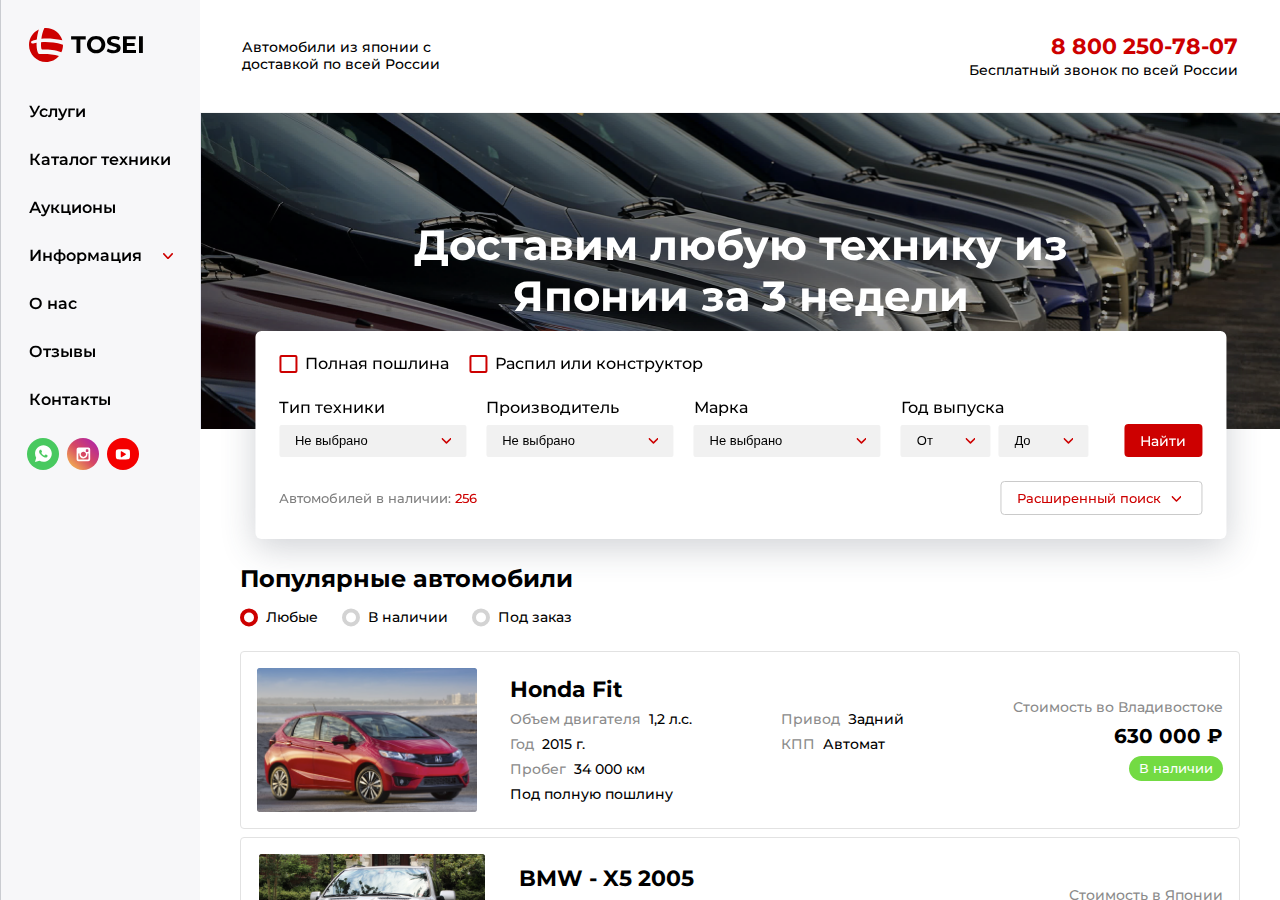
<file: index.html>
<!DOCTYPE html>
<html lang="ru">
<head>
  <meta charset="UTF-8">
  <meta name="viewport" content="width=device-width, initial-scale=1.0">
  <title>Главная страница</title>

  <link rel="shortcut icon" href="./static/img/logo.svg">
  <link rel="stylesheet" href="./static/fonts/fonts.css">
  <link rel="stylesheet" href="./static/css/style.css">
</head>
<body>
  
  <div class="wrapper">
    <div class="wrapper__dark-fullscreen"></div>

    <aside class="sidebar">
      <div class="sidebar__row">

        <a href="./index.html" class="sidebar__logo logo">
          <img src="./static/img/logo.svg" alt="">
          <h1>Tosei</h1>
        </a>

        <nav class="sidebar__nav nav">
          <ul class="nav__list">
            <li class="nav__link"><a href="#">Услуги</a></li>
            <li class="nav__link"><a href="./catalog.html">Каталог техники</a></li>
            <li class="nav__link"><a href="#">Аукционы</a></li>

            <li class="nav__link nav__link_more">
              <a href="#">Информация</a>
              <ul class="nav__list nav__list_more">
                <li class="nav__link"><a href="#">Вопрос ответ</a></li>
                <li class="nav__link"><a href="./read.html">Как читать аукционный лист</a></li>
                <li class="nav__link"><a href="#">Распилы, Карпилы, Конструкторы</a></li>
                <li class="nav__link"><a href="#">Оформление распилов/конструкторов</a></li>
                <li class="nav__link"><a href="#">Определение даты выпуска</a></li>
                <li class="nav__link"><a href="#">Расписание судов</a></li>
                <li class="nav__link"><a href="#">Адреса и контакты CBX</a></li>
              </ul>
            </li>

            <li class="nav__link"><a href="#">О нас</a></li>
            <li class="nav__link"><a href="./reviews.html">Отзывы</a></li>
            <li class="nav__link"><a href="./contacts.html">
              Контакты
              <div class="sidebar__links">
                <a href="#" class="sidebar__link"><img src="./static/img/whatsapp.svg" alt="whatsapp"></a>
                <a href="#" class="sidebar__link"><img src="./static/img/inst.svg" alt="instagramm"></a>
                <a href="#" class="sidebar__link"><img src="./static/img/youtube.svg" alt="youtube"></a>
              </div>
            </a></li>
          </ul>
        </nav>
      </div>
    </aside>

    <aside class="sidebar-mobile">

      <div class="sidebar-mobile__dark-fullscreen"></div>

      <div class="sidebar-mobile__row">
        <div class="sidebar-mobile__close close">
          <img src="./static/img/cross.svg" alt="">
        </div>

        <nav class="sidebar-mobile__nav mobile-nav">
          <ul class="mobile-nav__list">
            <li class="mobile-nav__elem">
              <a href="#" class="mobile-nav__link">Услуги</a>
            </li>
            <li class="mobile-nav__elem">
              <a href="./catalog.html" class="mobile-nav__link">Каталог техники</a>
            </li>
            <li class="mobile-nav__elem">
              <a href="#" class="mobile-nav__link">Аукционы</a>
            </li>
            <li class="mobile-nav__elem mobile-nav__elem_more">
              <a href="#" class="mobile-nav__link">Информация</a>
              <ul class="mobile-nav__list mobile-nav__list_more">
                <li class="mobile-nav__elem mobile-nav__elem_add"><a href="#" class="mobile-nav__link mobile-nav__link_add">Вопрос ответ</a></li>
                <li class="mobile-nav__elem mobile-nav__elem_add"><a href="./read.html" class="mobile-nav__link mobile-nav__link_add">Как читать аукционный лист</a></li>
                <li class="mobile-nav__elem mobile-nav__elem_add"><a href="#" class="mobile-nav__link mobile-nav__link_add">Распилы, Карпилы, Конструкторы</a></li>
                <li class="mobile-nav__elem mobile-nav__elem_add"><a href="#" class="mobile-nav__link mobile-nav__link_add">Оформление распилов/конструкторов</a></li>
                <li class="mobile-nav__elem mobile-nav__elem_add"><a href="#" class="mobile-nav__link mobile-nav__link_add">Определение даты выпуска</a></li>
                <li class="mobile-nav__elem mobile-nav__elem_add"><a href="#" class="mobile-nav__link mobile-nav__link_add">Расписание судов</a></li>
                <li class="mobile-nav__elem mobile-nav__elem_add"><a href="#" class="mobile-nav__link mobile-nav__link_add">Адреса и контакты CBX</a></li>
              </ul>
            </li>
            <li class="mobile-nav__elem">
              <a href="#" class="mobile-nav__link">О нас</a>
            </li>
            <li class="mobile-nav__elem">
              <a href="./reviews.html" class="mobile-nav__link">Отзывы</a>
            </li>
            <li class="mobile-nav__elem">
              <a href="./contacts.html" class="mobile-nav__link">Контакты</a>
            </li>
          </ul>
        </nav>

        <div class="sidebar-mobile__bottom">
          <p class="sidebar-mobile__telephone telephone">
            <a href="tel:8 800 250-78-07" class="telephone__link">8 800 250-78-07</a>
            <span class="telephone__text">Бесплатный звонок по всей России</span>
          </p>

          <div class="sidebar-mobile__links">
            <a href="#" class="sidebar__link"><img src="./static/img/whatsapp.svg" alt="whatsapp"></a>
            <a href="#" class="sidebar__link"><img src="./static/img/inst.svg" alt="instagramm"></a>
            <a href="#" class="sidebar__link"><img src="./static/img/youtube.svg" alt="youtube"></a>
          </div>
        </div>
      </div>
      
    </aside>

    <section class="content">
      <div class="content__container container">
        <header class="header">
          <p class="header__note">Автомобили из японии с <br> доставкой по всей России</p>

          <p class="header__telephone telephone">
            <a href="tel:8 800 250-78-07" class="telephone__link">8 800 250-78-07</a>
            <span class="telephone__text">Бесплатный звонок по всей России</span>
          </p>

          <div class="header__burger burger">
            <p class="burger__line"></p>
            <p class="burger__line"></p>
          </div>
        </header>

        <div class="content__options options">
          <div class="options__under under">
            <img src="./static/img/under_options.png" alt="" class="under__image">
            <p class="under__text">
              Доставим любую технику из <br> Японии за 3 недели
            </p>
          </div>

          <div class="options__area options-area">
            <div class="options-area__row">

              <form action="#" method="POST" name="options" class="options-area__form form">
                <div class="form__line form__top">
                  <label class="form__field field">
                    <input type="checkbox" id="check1">
                    <span class="check-style"></span>
                    <span>Полная пошлина</span>
                  </label>

                  <label class="form__field field">
                    <input type="checkbox" id="check2">
                    <span class="check-style"></span>
                    <span>Распил или конструктор</span>
                  </label>
                </div>

                <div class="form__line form__middle">
                  <div class="form__field field">
                    <h3 class="field__title">Тип техники</h3>

                    <div class="form__select-block select-block">
                      <select name="select1">
                        <option selected>Не выбрано</option>
                        <option value="value1">Value-1</option>
                        <option value="value2">Value-2</option>
                        <option value="value3">Value-3</option>
                      </select>
                    </div>

                  </div>

                  <div class="form__field field">
                    <h3 class="field__title">Производитель</h3>
                    <div class="form__select-block select-block">
                      <select name="select1">
                        <option selected>Не выбрано</option>
                        <option value="value1">Value-1</option>
                        <option value="value2">Value-2</option>
                        <option value="value3">Value-3</option>
                      </select>
                    </div>
                  </div>

                  <div class="form__field field">
                    <h3 class="field__title">Марка</h3>
                    <div class="form__select-block select-block">
                      <select name="select1">
                        <option selected>Не выбрано</option>
                        <option value="value1">Value-1</option>
                        <option value="value2">Value-2</option>
                        <option value="value3">Value-3</option>
                      </select>
                    </div>
                  </div>

                  <div class="form__field field field-ages">
                    <h3 class="field__title">Год выпуска</h3>
                    <div class="ages">
                      <div class="form__select-block select-block">
                        <select name="select1">
                          <option selected>От</option>
                          <option value="value1">Value-1</option>
                          <option value="value2">Value-2</option>
                          <option value="value3">Value-3</option>
                        </select>
                      </div>

                      <div class="form__select-block select-block">
                        <select name="select1">
                          <option selected>До</option>
                          <option value="value1">Value-1</option>
                          <option value="value2">Value-2</option>
                          <option value="value3">Value-3</option>
                        </select>
                      </div>
                    </div>
                  </div>

                  <div class="middle__more more-mobile more-button">
                    <span>Расширенный поиск</span>
                  </div>

                  <div class="form__button">
                    <button type="submit" class="options__start-search">
                      Найти
                    </button>
                  </div>
                </div>

                <div class="form__line form__bottom bottom">
                  <p class="bottom__text">
                    Автомобилей в наличии: <span class="cars-count red">256</span>
                  </p>

                  <p class="bottom__more-button more-button">
                    <span>Расширенный поиск</span>
                  </p>
                </div>

                <div class="form__more">
                  <div class="form__line form__middle">
                    <div class="form__field field">
                      <h3 class="field__title">Тип техники</h3>
  
                      <div class="form__select-block select-block">
                        <select name="select1">
                          <option selected>Не выбрано</option>
                          <option value="value1">Value-1</option>
                          <option value="value2">Value-2</option>
                          <option value="value3">Value-3</option>
                        </select>
                      </div>
  
                    </div>
  
                    <div class="form__field field">
                      <h3 class="field__title">Производитель</h3>
                      <div class="form__select-block select-block">
                        <select name="select1">
                          <option selected>Не выбрано</option>
                          <option value="value1">Value-1</option>
                          <option value="value2">Value-2</option>
                          <option value="value3">Value-3</option>
                        </select>
                      </div>
                    </div>
  
                    <div class="form__field field">
                      <h3 class="field__title">Марка</h3>
                      <div class="form__select-block select-block">
                        <select name="select1">
                          <option selected>Не выбрано</option>
                          <option value="value1">Value-1</option>
                          <option value="value2">Value-2</option>
                          <option value="value3">Value-3</option>
                        </select>
                      </div>
                    </div>
  
                    <div class="form__field field field-ages">
                      <h3 class="field__title">Год выпуска</h3>
                      <div class="ages">
                        <div class="form__select-block select-block">
                          <select name="select1">
                            <option selected>От</option>
                            <option value="value1">Value-1</option>
                            <option value="value2">Value-2</option>
                            <option value="value3">Value-3</option>
                          </select>
                        </div>
  
                        <div class="form__select-block select-block">
                          <select name="select1">
                            <option selected>До</option>
                            <option value="value1">Value-1</option>
                            <option value="value2">Value-2</option>
                            <option value="value3">Value-3</option>
                          </select>
                        </div>
                      </div>
                    </div>
                  </div>
                </div>
              </form>

            </div>
          </div>
        </div>

        <div class="content__catalog catalog">
          <div class="catalog__row row-container">
            <div class="catalog__head">
              <h3 class="catalog__title">
                Популярные автомобили
              </h3>

              <div class="catalog__options">
                <label class="catalog__radio-block">
                  <input name="type-car" type="radio" class="catalog__radio" checked>
                  <span class="catalog__radio-style"></span>
                  <p>Любые</p>
                </label>
                <label class="catalog__radio-block">
                  <input name="type-car" type="radio" class="catalog__radio">
                  <span class="catalog__radio-style"></span>
                  В наличии
                </label>
                <label class="catalog__radio-block">
                  <input name="type-car" type="radio" class="catalog__radio">
                  <span class="catalog__radio-style"></span>
                  Под заказ
                </label>
              </div>

              <div class="catalog__list car-list">
                
                <a href="./car.html" class="car-list__card card">
                  <div class="card__row">
                    <div class="card__image">
                      <picture>
                        <source srcset="./static/img/car1-big.png" media="(max-width: 840px)">
                        <source srcset="./static/img/car1.png" media="(max-width: 5920px)">
                        <img src="./static/img/car1.png" alt="">
                      </picture>
                    </div>

                    <div class="card__qualities qualities">
                      <div class="qualities__col">
                        <h3 class="qualities__car-brand">
                          Honda Fit
                        </h3>

                        <p class="qualities-field">
                          <span class="qualities-field__name">Объем двигателя</span>
                          <span class="qualities-field__value">1,2 л.с.</span>
                        </p>

                        <p class="qualities-field">
                          <span class="qualities-field__name">Год</span>
                          <span class="qualities-field__value">2015 г.</span>
                        </p>

                        <p class="qualities-field">
                          <span class="qualities-field__name">Пробег</span>
                          <span class="qualities-field__value">34 000 км</span>
                        </p>

                        <p class="qualities-field">
                          <span class="qualities-field__value">Под полную пошлину</span>
                        </p>
                      </div>

                      <div class="qualities__col">
                        <h3 class="qualities__car-brand">
                          &nbsp;
                        </h3>

                        <p class="qualities-field">
                          <span class="qualities-field__name">Привод</span>
                          <span class="qualities-field__value">Задний</span>
                        </p>

                        <p class="qualities-field">
                          <span class="qualities-field__name">КПП</span>
                          <span class="qualities-field__value">Автомат</span>
                        </p>
                      </div>

                      <div class="card__price price">
                        <h3 class="price__title">Стоимость во Владивостоке</h3>
                        <p class="price__value">630 000 ₽</p>
                        <p class="price__status in-case status">В наличии</p>
                      </div>
                    </div>
                  </div>
                </a>

                <a href="./car.html" class="car-list__card card">
                  <div class="card__row">
                    <div class="card__image">
                      <picture>
                        <source srcset="./static/img/car2-big.png" media="(max-width: 840px)">
                        <source srcset="./static/img/car2.png" media="(max-width: 5920px)">
                        <img src="./static/img/car2.png" alt="">
                      </picture>
                    </div>

                    <div class="card__qualities qualities">
                      <div class="qualities__col">
                        <h3 class="qualities__car-brand">
                          BMW - X5 2005
                        </h3>

                        <p class="qualities-field">
                          <span class="qualities-field__name">Объем двигателя</span>
                          <span class="qualities-field__value">230 л.с.</span>
                        </p>

                        <p class="qualities-field">
                          <span class="qualities-field__name">Год</span>
                          <span class="qualities-field__value">2005 г.</span>
                        </p>

                        <p class="qualities-field">
                          <span class="qualities-field__name">Пробег</span>
                          <span class="qualities-field__value">110 000 км</span>
                        </p>

                        <p class="qualities-field">
                          <span class="qualities-field__value">Под полную пошлину</span>
                        </p>
                      </div>

                      <div class="qualities__col">
                        <h3 class="qualities__car-brand">
                          &nbsp;
                        </h3>

                        <p class="qualities-field">
                          <span class="qualities-field__name">Привод</span>
                          <span class="qualities-field__value">Полный</span>
                        </p>

                        <p class="qualities-field">
                          <span class="qualities-field__name">КПП</span>
                          <span class="qualities-field__value">Автомат</span>
                        </p>
                      </div>

                      <div class="card__price price">
                        <h3 class="price__title">Стоимость в Японии</h3>
                        <p class="price__value">275 000 ₽</p>
                        <p class="price__status in-order status">Под заказ</p>
                      </div>
                    </div>
                  </div>
                </a>

                <a href="./car.html" class="car-list__card card">
                  <div class="card__row">
                    <div class="card__image">
                      <picture>
                        <source srcset="./static/img/car3-big.png" media="(max-width: 840px)">
                        <source srcset="./static/img/car3.png" media="(max-width: 5920px)">
                        <img src="./static/img/car3.png" alt="">
                      </picture>
                    </div>

                    <div class="card__qualities qualities">
                      <div class="qualities__col">
                        <h3 class="qualities__car-brand">
                          Toyota Prius
                        </h3>

                        <p class="qualities-field">
                          <span class="qualities-field__name">Объем двигателя</span>
                          <span class="qualities-field__value">109 л.с.</span>
                        </p>

                        <p class="qualities-field">
                          <span class="qualities-field__name">Год</span>
                          <span class="qualities-field__value">2009 г.</span>
                        </p>

                        <p class="qualities-field">
                          <span class="qualities-field__name">Пробег</span>
                          <span class="qualities-field__value">57 000 км</span>
                        </p>

                        <p class="qualities-field">
                          <span class="qualities-field__value">Под полную пошлину</span>
                        </p>
                      </div>

                      <div class="qualities__col">
                        <h3 class="qualities__car-brand">
                          &nbsp;
                        </h3>

                        <p class="qualities-field">
                          <span class="qualities-field__name">Привод</span>
                          <span class="qualities-field__value">Передний</span>
                        </p>

                        <p class="qualities-field">
                          <span class="qualities-field__name">КПП</span>
                          <span class="qualities-field__value">Автомат</span>
                        </p>
                      </div>

                      <div class="card__price price">
                        <h3 class="price__title">Стоимость в Японии</h3>
                        <p class="price__value">310 000 ₽</p>
                        <p class="price__status in-case status">В наличии</p>
                      </div>
                    </div>
                  </div>
                </a>

                <a href="./catalog.html" class="catalog__show-more show-more">Показать ещё</a>
              </div>
            </div>
          </div>
        </div>

        <div class="content__advantages advantages">
          <div class="advantages__row row-container">
            <h3 class="advantages__block-title block-title">
              Наши преимущества
            </h3>

            <div class="advantages__line">

              <div class="advantages__item point">
                <div class="advantages__image point__image">
                  <img src="./static/img/adv1.svg" alt="">
                </div>
                <h3 class="advantages__title point__title">20 лет на рынке</h3>
                  <p class="advantages__about point__about">
                    Мы транспортируем авто в порт Японии, грузим на судно и доставляем во Владивосток, где проходит таможенное оформление
                  </p>
              </div>

              <div class="advantages__item point">
                <div class="advantages__image point__image">
                  <img src="./static/img/adv1.svg" alt="">
                </div>
                <h3 class="advantages__title point__title">Доставка по РФ</h3>
                  <p class="advantages__about point__about">
                    Мы транспортируем авто в порт Японии, грузим на судно и доставляем во Владивосток, где проходит таможенное оформление
                  </p>
              </div>

              <div class="advantages__item point">
                <div class="advantages__image point__image">
                  <img src="./static/img/adv1.svg" alt="">
                </div>
                <h3 class="advantages__title point__title">Персональный менеджер</h3>
                  <p class="advantages__about point__about">
                    Мы транспортируем авто в порт Японии, грузим на судно и доставляем во Владивосток, где проходит таможенное оформление
                  </p>
              </div>

              <div class="advantages__item point">
                <div class="advantages__image point__image">
                  <img src="./static/img/adv1.svg" alt="">
                </div>
                <h3 class="advantages__title point__title">Собственное представительство в Японии</h3>
                  <p class="advantages__about point__about">
                    Мы транспортируем авто в порт Японии, грузим на судно и доставляем во Владивосток, где проходит таможенное оформление
                  </p>
              </div>

            </div>
          </div>
        </div>

        <div class="content__reviews reviews">
          <div class="reviews__row row-container">
            <h3 class="reviews__block-title block-title">Отзывы</h3>

            <div class="reviews__line">
              <a href="#" class="reviews__item">
                <div class="reviews__image">
                  <img src="./static/img/review1.png" alt="">
                  <div class="reviews__play">
                    <img src="./static/img/yt.svg" alt="">
                  </div>
                </div>

                <div class="reviews__info">
                  <div class="reviews__value">
                    <img src="./static/img/star-fill.svg" alt="">
                    <img src="./static/img/star-fill.svg" alt="">
                    <img src="./static/img/star-fill.svg" alt="">
                    <img src="./static/img/star-fill.svg" alt="">
                    <img src="./static/img/star-fill.svg" alt="">
                  </div>
                  <h3 class="reviews__author">Генадий Сергеевич</h3>
                  <p class="reviews__model">Toyota Allion</p>
                </div>
              </a>

              <a href="#" class="reviews__item">
                <div class="reviews__image">
                  <img src="./static/img/review2.png" alt="">
                  <div class="reviews__play">
                    <img src="./static/img/yt.svg" alt="">
                  </div>
                </div>

                <div class="reviews__info">
                  <div class="reviews__value">
                    <img src="./static/img/star-fill.svg" alt="">
                    <img src="./static/img/star-fill.svg" alt="">
                    <img src="./static/img/star-fill.svg" alt="">
                    <img src="./static/img/star-fill.svg" alt="">
                    <img src="./static/img/star.svg" alt="">
                  </div>
                  <h3 class="reviews__author">Ольга Архипова</h3>
                  <p class="reviews__model">Toyota Allion</p>
                </div>
              </a>

              <a href="#" class="reviews__item">
                <div class="reviews__image">
                  <img src="./static/img/review3.png" alt="">
                  <div class="reviews__play">
                    <img src="./static/img/yt.svg" alt="">
                  </div>
                </div>

                <div class="reviews__info">
                  <div class="reviews__value">
                    <img src="./static/img/star-fill.svg" alt="">
                    <img src="./static/img/star-fill.svg" alt="">
                    <img src="./static/img/star-fill.svg" alt="">
                    <img src="./static/img/star-fill.svg" alt="">
                    <img src="./static/img/star-fill.svg" alt="">
                  </div>
                  <h3 class="reviews__author">Николай Евгеньевич</h3>
                  <p class="reviews__model">Toyota Allion</p>
                </div>
              </a>

              <a href="#" class="reviews__item">
                <div class="reviews__image">
                  <img src="./static/img/review4.png" alt="">
                  <div class="reviews__play">
                    <img src="./static/img/yt.svg" alt="">
                  </div>
                </div>

                <div class="reviews__info">
                  <div class="reviews__value">
                    <img src="./static/img/star-fill.svg" alt="">
                    <img src="./static/img/star-fill.svg" alt="">
                    <img src="./static/img/star-fill.svg" alt="">
                    <img src="./static/img/star-fill.svg" alt="">
                    <img src="./static/img/star-fill.svg" alt="">
                  </div>
                  <h3 class="reviews__author">Роман Юрьевич</h3>
                  <p class="reviews__model">Toyota Allion</p>
                </div>
              </a>
            </div>

            <a href="./reviews.html" class="reviews__show-more show-more">Еще отзывы</a>
          </div>
        </div>

        <div class="content__process process">
          <div class="process__row row-container">
            <div class="process__image">
              <img src="./static/img/process.png" alt="process-photo">
            </div>

            <div class="process__stages stages">
              <h3 class="stages__block-title block-title">Как происходит покупка</h3>

              <div class="stages__line">

                <div class="stages__item point">
                  <div class="stages__image point__image">
                    <img src="./static/img/point1.png" alt="">
                  </div>
                  <h3 class="stages__title point__title">Оставляете заявку</h3>
                    <p class="stages__about point__about">
                      Вы оставляете заявку на сайте,  либо связываетесь с нами удобным для вас способом.
                    </p>
                </div>

                <div class="stages__item point">
                  <div class="stages__image point__image">
                    <img src="./static/img/point2.png" alt="">
                  </div>
                  <h3 class="stages__title point__title">Заключаем договор</h3>
                    <p class="stages__about point__about">
                      Заключаем договор, Вы вносите гарантийный депозит.
                    </p>
                </div>

                <div class="stages__item point">
                  <div class="stages__image point__image">
                    <img src="./static/img/point3.png" alt="">
                  </div>
                  <h3 class="stages__title point__title">Подбор и покупка авто</h3>
                    <p class="stages__about point__about">
                      Вам предлагаются подходящие варианты с аукционов, Вы принимаете решение, автомобиль выкупается.
                    </p>
                </div>

                <div class="stages__item point">
                  <div class="stages__image point__image">
                    <img src="./static/img/point4.png" alt="">
                  </div>
                  <h3 class="stages__title point__title">Доставка в РФ и оформление</h3>
                    <p class="stages__about point__about">
                      Мы транспортируем авто в порт Японии, грузим на судно и доставляем во Владивосток, где проходит таможенное оформление
                    </p>
                </div>

                <div class="stages__item point">
                  <div class="stages__image point__image">
                    <img src="./static/img/point5.png" alt="">
                  </div>
                  <h3 class="stages__title point__title">Доставка до вашего города</h3>
                    <p class="stages__about point__about">
                      Мы доставляем авто в любой регион России выбранным Вами способом, либо Вы сами забираете его во Владивостоке.
                    </p>
                </div>

                <a href="#" class="stages__request send-request">
                  <div class="send-request__row">
                    <h3 class="send-request__text">Оставить <br> заявку</h3>
                    <img src="./static/img/request.svg" alt="request-image" class="send-request__image">
                  </div>
                </a>

              </div>
            </div>
          </div>
        </div>

        <div class="content__videos videos">
          <div class="videos__row row-container">
            <h3 class="videos__block-title block-title">Наши обзоры</h3>

            <div class="videos__line">
              <a href="#" class="videos__item video">
                <div class="video__image">
                  <img src="./static/img/video1.png" alt="video1-image">
                </div>

                <div class="video__about">
                  <h3 class="video__name">Космический Shuttle | HONDA FIT SHUTTLE 2013</h3>

                  <div class="video__info bread-crumbs">
                    <div class="bread-crumbs__crumb crumb">
                      <p class="crumb__text">391 просмотр</p>
                    </div>

                    <div class="bread-crumbs__crumb crumb">
                      <p class="crumb__text">3 недели назад</p>
                    </div>
                  </div>
                </div>
              </a>

              <a href="#" class="videos__item video">
                <div class="video__image">
                  <img src="./static/img/video2.png" alt="video1-image">
                </div>

                <div class="video__about">
                  <h3 class="video__name">Компактный минивен I Toyota Siena 2017 г.</h3>
                  
                  <div class="video__info bread-crumbs">
                    <div class="bread-crumbs__crumb crumb">
                      <p class="crumb__text">391 просмотр</p>
                    </div>

                    <div class="bread-crumbs__crumb crumb">
                      <p class="crumb__text">3 недели назад</p>
                    </div>
                  </div>
                </div>
              </a>

              <a href="#" class="videos__item video">
                <div class="video__image">
                  <img src="./static/img/video3.png" alt="video1-image">
                </div>

                <div class="video__about">
                  <h3 class="video__name">Спецтехника по-крупному | KATO KB1500R</h3>
                  
                  <div class="video__info bread-crumbs">
                    <div class="bread-crumbs__crumb crumb">
                      <p class="crumb__text">391 просмотр</p>
                    </div>

                    <div class="bread-crumbs__crumb crumb">
                      <p class="crumb__text">3 недели назад</p>
                    </div>
                  </div>
                </div>
              </a>
            </div>

            <a href="#" class="videos__show-more show-more">Смотреть все обзоры</a>
          </div>
        </div>

        <div class="content__contacts contacts">
          <div class="contacts__row row-container">
              <h3 class="contacts__block-title block-title">Как с нами связаться?</h3>
              <address class="contacts__address">Владивосток, ул. Фадеева, д. 47 строение 1</address>

              <div class="contacts__line">
                <ul class="contacts__list">
                  <li class="contacts__item">
                    <span class="contacts__image"><img src="./static/img/tel-grey.svg" alt=""></span>
                    <a href="+74232081118" class="contacts__telephone">+7 (423) 208-11-18</a>&nbsp;- для заказа авто
                  </li>

                  <li class="contacts__item">
                    <span class="contacts__image"><img src="./static/img/tel-grey.svg" alt=""></span>
                    <a href="+79841977778" class="contacts__telephone">+7 (984) 197-77-78</a>&nbsp;- для заказа авто
                  </li>

                  <li class="contacts__item">
                    <span class="contacts__image"><img src="./static/img/tel-grey.svg" alt=""></span>
                    <a href="#" class="contacts__telephone">+7 (423) 208-11-18</a>&nbsp;- для заказа авто
                  </li>
                </ul>

              <div class="contacts__telephones telephones">
                <a href="tel:+79841981118" class="telephones__telephone">
                  <span><img src="./static/img/tel.svg" alt=""></span>
                  +7 (984) 198-11-18
                </a>
                <a href="tel:+79841977778" class="telephones__telephone">
                  <span><img src="./static/img/tel.svg" alt=""></span>
                  +7 (984) 197-77-78
                </a>
              </div>

              <div class="mail__mail mail">
                <a href="mailto:spec@tosei.ru" class="mail__mail-string">
                  <span><img src="./static/img/mail.svg" alt=""></span>
                  spec@tosei.ru
                </a>
              </div>
            </div>
          </div>
        </div>

        <div class="content__feedback feedback">
          <div class="feedback__row row-container">
            <div class="feedback__block-form block-form">
              <h3 class="block-form__title">Обратная связь</h3>

              <form action="#" method="POST" class="block-form__form">
                  <div class="block-form__field">
                    <label for="username">Ваше имя</label>
                    <input type="text" name="username" id="username" placeholder="Имя">
                  </div>

                  <div class="block-form__field">
                    <label for="telephone">Контактный телефон</label>
                    <input type="text" name="telephone" id="telephone" placeholder="+7">
                  </div>

                  <button type="submit" class="block-form__complete">
                    Проконсультировать бесплатно
                  </button>
              </form>
            </div>
          </div>

          <div class="map">
            <script type="text/javascript" charset="utf-8" async src="https://api-maps.yandex.ru/services/constructor/1.0/js/?um=constructor%3A5afdc1e45571f0dc882527287b4e8e30899bac264b8e879369bdef824fd2b5cf&amp;width=100%25&amp;height=400&amp;lang=ru_RU&amp;scroll=true"></script>
          </div>
        </div>
      </div>

      <footer class="footer">
        <div class="footer__container container">
          <div class="footer__row row-container">

            <div class="footer__text">
              <h3 class="footer__copyright">© Тосэй 2021. Все права защищены</h3>
              <p class="footer__about">
                Продажа грузовой и спецтехники, легковых автомобилей, водной техники. Любая техника из Японии, США, Кореи, Китая и Сингапура. Авто с аукционов.
              </p>
              <address class="footer__address">
                <span><img src="./static/img/geo.svg" alt=""></span>
                <p>Владивосток, ул. Фадеева, д. 47, строение 1</p>
              </address>
            </div>

            <div class="footer__contacts telephones">
              <a href="tel:+79841981118" class="footer__telephone telephones__telephone">
                <span><img src="./static/img/tel.svg" alt=""></span>
                +7 (984) 198-11-18
              </a>
              <a href="tel:+79841981118" class="footer__telephone telephones__telephone">
                <span><img src="./static/img/tel.svg" alt=""></span>
                +7 (984) 198-11-18
              </a>
            </div>

            <div class="footer__mail mail">
              <a href="mailto:spec@tosei.ru" class="footer__mail-string mail__mail-string">
                <span><img src="./static/img/mail.svg" alt=""></span>
                spec@tosei.ru
              </a>
            </div>
          </div>
        </div>
      </footer>
    </section>

  </div>

  <script src="./static/js/adaptive.js"></script>
  <script src="./static/js/script.js"></script>
</body>
</html>
</file>
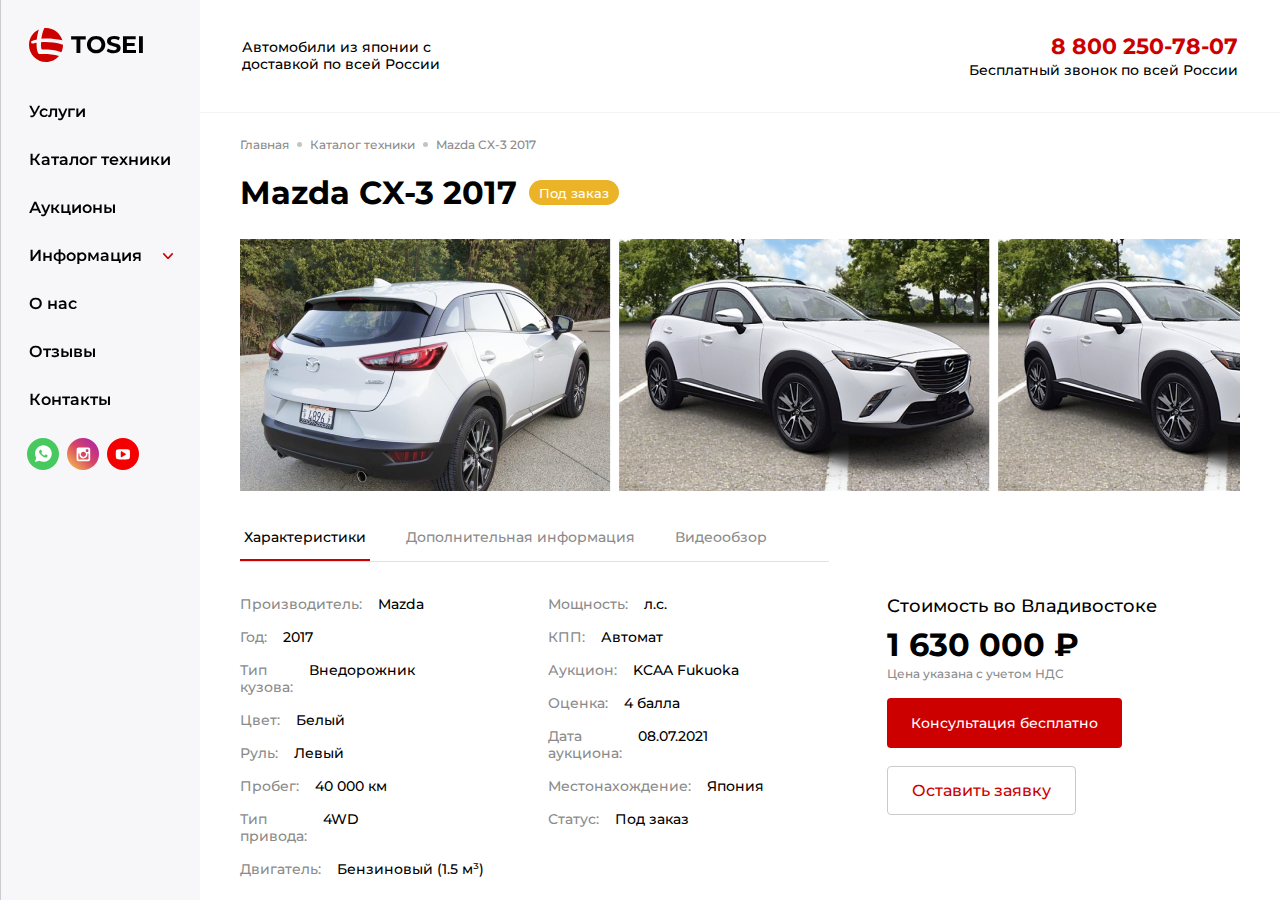
<file: car.html>
<!DOCTYPE html>
<html lang="ru">
<head>
  <meta charset="UTF-8">
  <meta name="viewport" content="width=device-width, initial-scale=1.0">
  <title>Страница машины</title>

  <link rel="shortcut icon" href="./static/img/logo.svg">
  <link rel="stylesheet" href="./static/fonts/fonts.css">
  <link rel="stylesheet" href="./static/css/style.css">
</head>
<body>
  
  <div class="wrapper">
    <div class="wrapper__dark-fullscreen"></div>

    <aside class="sidebar">
      <div class="sidebar__row">

        <a href="./index.html" class="sidebar__logo logo">
          <img src="./static/img/logo.svg" alt="">
          <h1>Tosei</h1>
        </a>

        <nav class="sidebar__nav nav">
          <ul class="nav__list">
            <li class="nav__link"><a href="#">Услуги</a></li>
            <li class="nav__link"><a href="./catalog.html">Каталог техники</a></li>
            <li class="nav__link"><a href="#">Аукционы</a></li>

            <li class="nav__link nav__link_more">
              <a href="#">Информация</a>
              <ul class="nav__list nav__list_more">
                <li class="nav__link"><a href="#">Вопрос ответ</a></li>
                <li class="nav__link"><a href="./read.html">Как читать аукционный лист</a></li>
                <li class="nav__link"><a href="#">Распилы, Карпилы, Конструкторы</a></li>
                <li class="nav__link"><a href="#">Оформление распилов/конструкторов</a></li>
                <li class="nav__link"><a href="#">Определение даты выпуска</a></li>
                <li class="nav__link"><a href="#">Расписание судов</a></li>
                <li class="nav__link"><a href="#">Адреса и контакты CBX</a></li>
              </ul>
            </li>

            <li class="nav__link"><a href="#">О нас</a></li>
            <li class="nav__link"><a href="./reviews.html">Отзывы</a></li>
            <li class="nav__link"><a href="./contacts.html">
              Контакты
              <div class="sidebar__links">
                <a href="#" class="sidebar__link"><img src="./static/img/whatsapp.svg" alt="whatsapp"></a>
                <a href="#" class="sidebar__link"><img src="./static/img/inst.svg" alt="instagramm"></a>
                <a href="#" class="sidebar__link"><img src="./static/img/youtube.svg" alt="youtube"></a>
              </div>
            </a></li>
          </ul>
        </nav>
      </div>
    </aside>

    <aside class="sidebar-mobile">

      <div class="sidebar-mobile__dark-fullscreen"></div>

      <div class="sidebar-mobile__row">
        <div class="sidebar-mobile__close close">
          <img src="./static/img/cross.svg" alt="">
        </div>

        <nav class="sidebar-mobile__nav mobile-nav">
          <ul class="mobile-nav__list">
            <li class="mobile-nav__elem">
              <a href="#" class="mobile-nav__link">Услуги</a>
            </li>
            <li class="mobile-nav__elem">
              <a href="./catalog.html" class="mobile-nav__link">Каталог техники</a>
            </li>
            <li class="mobile-nav__elem">
              <a href="#" class="mobile-nav__link">Аукционы</a>
            </li>
            <li class="mobile-nav__elem mobile-nav__elem_more">
              <a href="#" class="mobile-nav__link">Информация</a>
              <ul class="mobile-nav__list mobile-nav__list_more">
                <li class="mobile-nav__elem mobile-nav__elem_add"><a href="#" class="mobile-nav__link mobile-nav__link_add">Вопрос ответ</a></li>
                <li class="mobile-nav__elem mobile-nav__elem_add"><a href="./read.html" class="mobile-nav__link mobile-nav__link_add">Как читать аукционный лист</a></li>
                <li class="mobile-nav__elem mobile-nav__elem_add"><a href="#" class="mobile-nav__link mobile-nav__link_add">Распилы, Карпилы, Конструкторы</a></li>
                <li class="mobile-nav__elem mobile-nav__elem_add"><a href="#" class="mobile-nav__link mobile-nav__link_add">Оформление распилов/конструкторов</a></li>
                <li class="mobile-nav__elem mobile-nav__elem_add"><a href="#" class="mobile-nav__link mobile-nav__link_add">Определение даты выпуска</a></li>
                <li class="mobile-nav__elem mobile-nav__elem_add"><a href="#" class="mobile-nav__link mobile-nav__link_add">Расписание судов</a></li>
                <li class="mobile-nav__elem mobile-nav__elem_add"><a href="#" class="mobile-nav__link mobile-nav__link_add">Адреса и контакты CBX</a></li>
              </ul>
            </li>
            <li class="mobile-nav__elem">
              <a href="#" class="mobile-nav__link">О нас</a>
            </li>
            <li class="mobile-nav__elem">
              <a href="./reviews.html" class="mobile-nav__link">Отзывы</a>
            </li>
            <li class="mobile-nav__elem">
              <a href="./contacts.html" class="mobile-nav__link">Контакты</a>
            </li>
          </ul>
        </nav>

        <div class="sidebar-mobile__bottom">
          <p class="sidebar-mobile__telephone telephone">
            <a href="tel:8 800 250-78-07" class="telephone__link">8 800 250-78-07</a>
            <span class="telephone__text">Бесплатный звонок по всей России</span>
          </p>

          <div class="sidebar-mobile__links">
            <a href="#" class="sidebar__link"><img src="./static/img/whatsapp.svg" alt="whatsapp"></a>
            <a href="#" class="sidebar__link"><img src="./static/img/inst.svg" alt="instagramm"></a>
            <a href="#" class="sidebar__link"><img src="./static/img/youtube.svg" alt="youtube"></a>
          </div>
        </div>
      </div>
      
    </aside>

    <section class="content">

      <div class="content__container container">
        <header class="header">
          <p class="header__note">Автомобили из японии с <br> доставкой по всей России</p>

          <p class="header__telephone telephone">
            <a href="tel:8 800 250-78-07" class="telephone__link">8 800 250-78-07</a>
            <span class="telephone__text">Бесплатный звонок по всей России</span>
          </p>

          <div class="header__burger burger">
            <p class="burger__line"></p>
            <p class="burger__line"></p>
          </div>
        </header>

        <div class="content__car content-top car">
          <div class="car__row row-container">
            <div class="bread-crumbs">
              <div class="bread-crumbs__crumb crumb">
                <a href="./index.html" class="crumb__link">Главная</a>
              </div>
  
              <div class="bread-crumbs__crumb crumb">
                <a href="./catalog.html" class="crumb__link">Каталог техники</a>
              </div>

              <div class="bread-crumbs__crumb crumb">
                <a href="./car.html" class="crumb__link">Mazda CX-3 2017</a>
              </div>
            </div>

            <div class="content-top__header car__header">
              <h3 class="content-top__title car__brand-title">
                Mazda CX-3 2017
              </h3>

              <p class="status in-order">Под заказ</p>
            </div>

            <div class="car__slider car-slider slider">
              <div class="car-slider__item">
                <img src="./static/img/car-slide1.png" alt="">
              </div>

              <div class="car-slider__item">
                <img src="./static/img/car-slide2.png" alt="">
              </div>

              <div class="car-slider__item">
                <img src="./static/img/car-slide2.png" alt="">
              </div>
            </div>

            <div class="car__info car-info info">
              <div class="car-info__stats">
                <div class="car-info__selectors selectors">
                  <p class="selectors__selector active">Характеристики</p>
                  <p class="selectors__selector">Дополнительная информация</p>
                  <p class="selectors__selector">Видеообзор</p>
                </div>

                <div class="car-info__parameters car-info__block parameters active">
                  <div class="car-info__content parameters__content">
                  <div class="car-info__column">
                    <div class="qualities-field">
                      <p class="qualities-field__name">Производитель:</p>
                      <p class="qualities-field__value">Mazda</p>
                    </div>

                    <div class="qualities-field">
                      <p class="qualities-field__name">Год:</p>
                      <p class="qualities-field__value">2017</p>
                    </div>

                    <div class="qualities-field">
                      <p class="qualities-field__name">Тип кузова:</p>
                      <p class="qualities-field__value">Внедорожник</p>
                    </div>

                    <div class="qualities-field">
                      <p class="qualities-field__name">Цвет:</p>
                      <p class="qualities-field__value">Белый</p>
                    </div>

                    <div class="qualities-field">
                      <p class="qualities-field__name">Руль:</p>
                      <p class="qualities-field__value">Левый</p>
                    </div>

                    <div class="qualities-field">
                      <p class="qualities-field__name">Пробег:</p>
                      <p class="qualities-field__value">40 000 км</p>
                    </div>

                    <div class="qualities-field">
                      <p class="qualities-field__name">Тип привода:</p>
                      <p class="qualities-field__value">4WD</p>
                    </div>

                    <div class="qualities-field">
                      <p class="qualities-field__name">Двигатель:</p>
                      <p class="qualities-field__value">Бензиновый (1.5 м³)</p>
                    </div>
                  </div>

                  <div class="car-info__column">
                    <div class="qualities-field">
                      <p class="qualities-field__name">Мощность:</p>
                      <p class="qualities-field__value">л.с.</p>
                    </div>

                    <div class="qualities-field">
                      <p class="qualities-field__name">КПП:</p>
                      <p class="qualities-field__value">Автомат</p>
                    </div>

                    <div class="qualities-field">
                      <p class="qualities-field__name">Аукцион:</p>
                      <p class="qualities-field__value">KCAA Fukuoka</p>
                    </div>

                    <div class="qualities-field">
                      <p class="qualities-field__name">Оценка:</p>
                      <p class="qualities-field__value">4 балла</p>
                    </div>

                    <div class="qualities-field">
                      <p class="qualities-field__name">Дата аукциона:</p>
                      <p class="qualities-field__value">08.07.2021</p>
                    </div>

                    <div class="qualities-field">
                      <p class="qualities-field__name">Местонахождение:</p>
                      <p class="qualities-field__value">Япония</p>
                    </div>

                    <div class="qualities-field">
                      <p class="qualities-field__name">Статус:</p>
                      <p class="qualities-field__value">Под заказ</p>
                    </div>
                  </div>
                  </div>
                </div>

                <div class="car-info__about info__block info__about car-info__block about">
                  <div class="car-info__content">
                    <p>
                      Внешний вид нового Mazda CX-3 2017 действительно не дотягивает до полноразмерного кроссовера. Небольшой кузов, невысокая посадка и компактные формы. По внешнему виду дизайнеры попытались создать новый автомобиль, но при этом сохранив современные и узнаваемые черты компании Mazda.
                    </p>

                    <p>
                      Переднюю часть кроссовера Mazda CX-3 2017 занимает хорошо узнаваемая решетка радиатора, с зауженной часть внизу. В зависимости от комплектации решетка с горизонтальными планками может быть черной или хромированной, но в любом варианте с хромированной окантовкой. Центр решетки радиатора занимает необычная эмблема компании, в нее инженеры вмонтировали переднюю камеру и несколько датчиков.
                    </p>

                    <p>
                      Передняя оптика в зависимости от комплектации Mazda CX-3 2017 может быть на основе галогенок. В максимальной комплектации кроссовера установлена светодиодная адаптивная оптика. В любой с комплектаций оптика сделана таким образом, что внутри повторяет часть хромированной окантовки решетки радиатора, тем самым создавая впечатление, что в оптику вмонтировали часть решетки. Нижнюю часть бампера украшает дополнительная решетка радиатора. Боковую часть бампера в зависимости от комплектации будут установлены противотуманки или комплект светодиодных противотуманок со светодиодными дневными ходовыми огнями.
                    </p>
                  </div>
                </div>

                <div class="car-info__videos info__block info__videos car-info__block videos">
                  <div class="car-info__content videos__content">
                    <a href="#" class="video">
                      <div class="video__image">
                        <img src="./static/img/video1.png" alt="video1-image">
                      </div>
      
                      <div class="video__about">
                        <h3 class="video__name">Космический Shuttle | HONDA FIT SHUTTLE 2013</h3>
      
                        <div class="video__info bread-crumbs">
                          <div class="bread-crumbs__crumb crumb">
                            <p class="crumb__text">391 просмотр</p>
                          </div>
      
                          <div class="bread-crumbs__crumb crumb">
                            <p class="crumb__text">3 недели назад</p>
                          </div>
                        </div>
                      </div>
                    </a>
                  </div>
                </div>
              </div>

              <div class="car-info__price info__block info__price price">
                <div class="price__row">
                  <h3 class="price__title">Стоимость во Владивостоке</h3>
                  <p class="price__value">1 630 000 ₽</p>
                  <p class="price__note">Цена указана с учетом НДС</p>

                  <div class="price__buttons">
                    <div class="price__button-block">
                      <a href="#" class="price__button price__consult">Консультация бесплатно</a>
                    </div>

                    <div class="price__button-block">
                      <a href="#" class="price__button price__request">Оставить заявку</a>
                    </div>
                  </div>
                </div>
              </div>
            </div>
          </div>
        </div>

        <div class="content__catalog catalog catalog-more">
          <div class="catalog__row row-container">
            <div class="catalog__head">
              <h3 class="catalog__title">
                Обратите внимание
              </h3>

              <div class="catalog__list car-list">

                <a href="./car.html" class="car-list__card card">
                  <div class="card__row">
                    <div class="card__image">
                      <picture>
                        <source srcset="./static/img/car1-big.png" media="(max-width: 840px)">
                        <source srcset="./static/img/car1.png" media="(max-width: 5920px)">
                        <img src="./static/img/car1.png" alt="">
                      </picture>
                    </div>

                    <div class="card__qualities qualities">
                      <div class="qualities__col">
                        <h3 class="qualities__car-brand">
                          Honda Fit
                        </h3>

                        <p class="qualities-field">
                          <span class="qualities-field__name">Объем двигателя</span>
                          <span class="qualities-field__value">1,2 л.с.</span>
                        </p>

                        <p class="qualities-field">
                          <span class="qualities-field__name">Год</span>
                          <span class="qualities-field__value">2015 г.</span>
                        </p>

                        <p class="qualities-field">
                          <span class="qualities-field__name">Пробег</span>
                          <span class="qualities-field__value">34 000 км</span>
                        </p>

                        <p class="qualities-field">
                          <span class="qualities-field__value">Под полную пошлину</span>
                        </p>
                      </div>

                      <div class="qualities__col">
                        <h3 class="qualities__car-brand">
                          &nbsp;
                        </h3>

                        <p class="qualities-field">
                          <span class="qualities-field__name">Привод</span>
                          <span class="qualities-field__value">Задний</span>
                        </p>

                        <p class="qualities-field">
                          <span class="qualities-field__name">КПП</span>
                          <span class="qualities-field__value">Автомат</span>
                        </p>
                      </div>

                      <div class="card__price price">
                        <h3 class="price__title">Стоимость во Владивостоке</h3>
                        <p class="price__value">630 000 ₽</p>
                        <p class="price__status in-case status">В наличии</p>
                      </div>
                    </div>
                  </div>
                </a>

                <a href="./car.html" class="car-list__card card">
                  <div class="card__row">
                    <div class="card__image">
                      <picture>
                        <source srcset="./static/img/car2-big.png" media="(max-width: 840px)">
                        <source srcset="./static/img/car2.png" media="(max-width: 5920px)">
                        <img src="./static/img/car2.png" alt="">
                      </picture>
                    </div>

                    <div class="card__qualities qualities">
                      <div class="qualities__col">
                        <h3 class="qualities__car-brand">
                          BMW - X5 2005
                        </h3>

                        <p class="qualities-field">
                          <span class="qualities-field__name">Объем двигателя</span>
                          <span class="qualities-field__value">230 л.с.</span>
                        </p>

                        <p class="qualities-field">
                          <span class="qualities-field__name">Год</span>
                          <span class="qualities-field__value">2005 г.</span>
                        </p>

                        <p class="qualities-field">
                          <span class="qualities-field__name">Пробег</span>
                          <span class="qualities-field__value">110 000 км</span>
                        </p>

                        <p class="qualities-field">
                          <span class="qualities-field__value">Под полную пошлину</span>
                        </p>
                      </div>

                      <div class="qualities__col">
                        <h3 class="qualities__car-brand">
                          &nbsp;
                        </h3>

                        <p class="qualities-field">
                          <span class="qualities-field__name">Привод</span>
                          <span class="qualities-field__value">Полный</span>
                        </p>

                        <p class="qualities-field">
                          <span class="qualities-field__name">КПП</span>
                          <span class="qualities-field__value">Автомат</span>
                        </p>
                      </div>

                      <div class="card__price price">
                        <h3 class="price__title">Стоимость в Японии</h3>
                        <p class="price__value">275 000 ₽</p>
                        <p class="price__status in-order status">Под заказ</p>
                      </div>
                    </div>
                  </div>
                </a>

                <a href="./car.html" class="car-list__card card">
                  <div class="card__row">
                    <div class="card__image">
                      <picture>
                        <source srcset="./static/img/car3-big.png" media="(max-width: 840px)">
                        <source srcset="./static/img/car3.png" media="(max-width: 5920px)">
                        <img src="./static/img/car3.png" alt="">
                      </picture>
                    </div>

                    <div class="card__qualities qualities">
                      <div class="qualities__col">
                        <h3 class="qualities__car-brand">
                          Toyota Prius
                        </h3>

                        <p class="qualities-field">
                          <span class="qualities-field__name">Объем двигателя</span>
                          <span class="qualities-field__value">109 л.с.</span>
                        </p>

                        <p class="qualities-field">
                          <span class="qualities-field__name">Год</span>
                          <span class="qualities-field__value">2009 г.</span>
                        </p>

                        <p class="qualities-field">
                          <span class="qualities-field__name">Пробег</span>
                          <span class="qualities-field__value">57 000 км</span>
                        </p>

                        <p class="qualities-field">
                          <span class="qualities-field__value">Под полную пошлину</span>
                        </p>
                      </div>

                      <div class="qualities__col">
                        <h3 class="qualities__car-brand">
                          &nbsp;
                        </h3>

                        <p class="qualities-field">
                          <span class="qualities-field__name">Привод</span>
                          <span class="qualities-field__value">Передний</span>
                        </p>

                        <p class="qualities-field">
                          <span class="qualities-field__name">КПП</span>
                          <span class="qualities-field__value">Автомат</span>
                        </p>
                      </div>

                      <div class="card__price price">
                        <h3 class="price__title">Стоимость в Японии</h3>
                        <p class="price__value">310 000 ₽</p>
                        <p class="price__status in-case status">В наличии</p>
                      </div>
                    </div>
                  </div>
                </a>

                <a href="./catalog.html" class="catalog__show-more show-more">Показать ещё</a>
              </div>
            </div>
          </div>
        </div>
      </div>

      <footer class="footer">
        <div class="footer__container container">
          <div class="footer__row row-container">

            <div class="footer__text">
              <h3 class="footer__copyright">© Тосэй 2021. Все права защищены</h3>
              <p class="footer__about">
                Продажа грузовой и спецтехники, легковых автомобилей, водной техники. Любая техника из Японии, США, Кореи, Китая и Сингапура. Авто с аукционов.
              </p>
              <address class="footer__address">
                <span><img src="./static/img/geo.svg" alt=""></span>
                <p>Владивосток, ул. Фадеева, д. 47, строение 1</p>
              </address>
            </div>

            <div class="footer__contacts telephones">
              <a href="tel:+79841981118" class="footer__telephone telephones__telephone">
                <span><img src="./static/img/tel.svg" alt=""></span>
                +7 (984) 198-11-18
              </a>
              <a href="tel:+79841981118" class="footer__telephone telephones__telephone">
                <span><img src="./static/img/tel.svg" alt=""></span>
                +7 (984) 198-11-18
              </a>
            </div>

            <div class="footer__mail mail">
              <a href="mailto:spec@tosei.ru" class="footer__mail-string mail__mail-string">
                <span><img src="./static/img/mail.svg" alt=""></span>
                spec@tosei.ru
              </a>
            </div>
          </div>
        </div>
      </footer>
    </section>

  </div>

  <script src="./static/js/adaptive.js"></script>
  <script src="./static/js/script.js"></script>

  <!-- Настройка slick-слайдера -->
  <script src="https://code.jquery.com/jquery-3.6.1.min.js"></script>
  <script src="./static/js/slick.min.js"></script>
  <script src="./static/js/slider.js"></script>
</body>
</html>
</file>
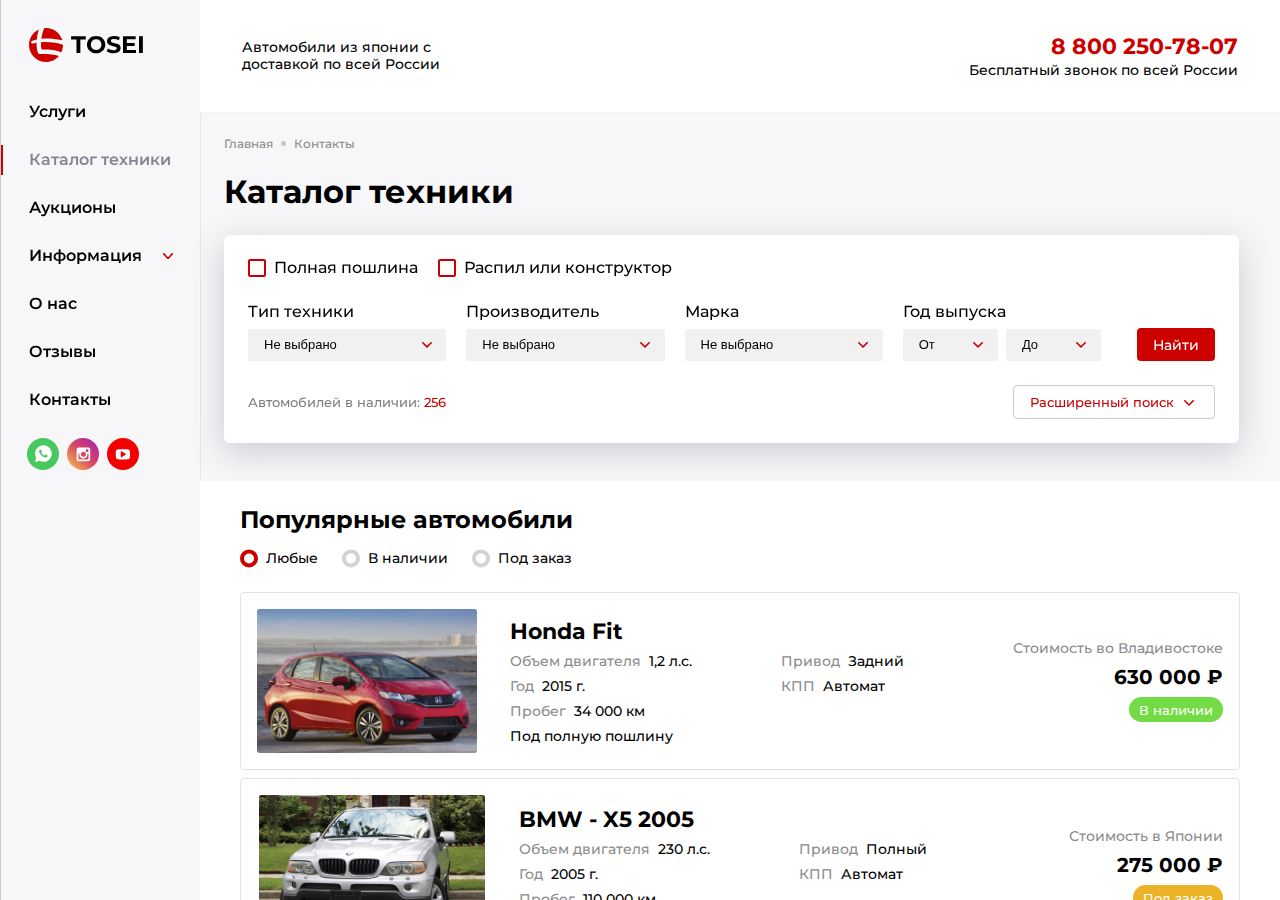
<file: catalog.html>
<!DOCTYPE html>
<html lang="ru">
<head>
  <meta charset="UTF-8">
  <meta name="viewport" content="width=device-width, initial-scale=1.0">
  <title>Каталог</title>

  <link rel="shortcut icon" href="./static/img/logo.svg">
  <link rel="stylesheet" href="./static/fonts/fonts.css">
  <link rel="stylesheet" href="./static/css/style.css">
</head>
<body>
  
  <div class="wrapper">
    <div class="wrapper__dark-fullscreen"></div>

    <aside class="sidebar">
      <div class="sidebar__row">

        <a href="./index.html" class="sidebar__logo logo">
          <img src="./static/img/logo.svg" alt="">
          <h1>Tosei</h1>
        </a>

        <nav class="sidebar__nav nav">
          <ul class="nav__list">
            <li class="nav__link"><a href="#">Услуги</a></li>
            <li class="nav__link active"><a href="./catalog.html">Каталог техники</a></li>
            <li class="nav__link"><a href="#">Аукционы</a></li>

            <li class="nav__link nav__link_more">
              <a href="#">Информация</a>
              <ul class="nav__list nav__list_more">
                <li class="nav__link"><a href="#">Вопрос ответ</a></li>
                <li class="nav__link"><a href="./read.html">Как читать аукционный лист</a></li>
                <li class="nav__link"><a href="#">Распилы, Карпилы, Конструкторы</a></li>
                <li class="nav__link"><a href="#">Оформление распилов/конструкторов</a></li>
                <li class="nav__link"><a href="#">Определение даты выпуска</a></li>
                <li class="nav__link"><a href="#">Расписание судов</a></li>
                <li class="nav__link"><a href="#">Адреса и контакты CBX</a></li>
              </ul>
            </li>

            <li class="nav__link"><a href="#">О нас</a></li>
            <li class="nav__link"><a href="./reviews.html">Отзывы</a></li>
            <li class="nav__link"><a href="./contacts.html">
              Контакты
              <div class="sidebar__links">
                <a href="#" class="sidebar__link"><img src="./static/img/whatsapp.svg" alt="whatsapp"></a>
                <a href="#" class="sidebar__link"><img src="./static/img/inst.svg" alt="instagramm"></a>
                <a href="#" class="sidebar__link"><img src="./static/img/youtube.svg" alt="youtube"></a>
              </div>
            </a></li>
          </ul>
        </nav>
      </div>
    </aside>

    <aside class="sidebar-mobile">

      <div class="sidebar-mobile__dark-fullscreen"></div>

      <div class="sidebar-mobile__row">
        <div class="sidebar-mobile__close close">
          <img src="./static/img/cross.svg" alt="">
        </div>

        <nav class="sidebar-mobile__nav mobile-nav">
          <ul class="mobile-nav__list">
            <li class="mobile-nav__elem">
              <a href="#" class="mobile-nav__link">Услуги</a>
            </li>
            <li class="mobile-nav__elem active">
              <a href="./catalog.html" class="mobile-nav__link">Каталог техники</a>
            </li>
            <li class="mobile-nav__elem">
              <a href="#" class="mobile-nav__link">Аукционы</a>
            </li>
            <li class="mobile-nav__elem mobile-nav__elem_more">
              <a href="#" class="mobile-nav__link">Информация</a>
              <ul class="mobile-nav__list mobile-nav__list_more">
                <li class="mobile-nav__elem mobile-nav__elem_add"><a href="#" class="mobile-nav__link mobile-nav__link_add">Вопрос ответ</a></li>
                <li class="mobile-nav__elem mobile-nav__elem_add"><a href="./read.html" class="mobile-nav__link mobile-nav__link_add">Как читать аукционный лист</a></li>
                <li class="mobile-nav__elem mobile-nav__elem_add"><a href="#" class="mobile-nav__link mobile-nav__link_add">Распилы, Карпилы, Конструкторы</a></li>
                <li class="mobile-nav__elem mobile-nav__elem_add"><a href="#" class="mobile-nav__link mobile-nav__link_add">Оформление распилов/конструкторов</a></li>
                <li class="mobile-nav__elem mobile-nav__elem_add"><a href="#" class="mobile-nav__link mobile-nav__link_add">Определение даты выпуска</a></li>
                <li class="mobile-nav__elem mobile-nav__elem_add"><a href="#" class="mobile-nav__link mobile-nav__link_add">Расписание судов</a></li>
                <li class="mobile-nav__elem mobile-nav__elem_add"><a href="#" class="mobile-nav__link mobile-nav__link_add">Адреса и контакты CBX</a></li>
              </ul>
            </li>
            <li class="mobile-nav__elem">
              <a href="#" class="mobile-nav__link">О нас</a>
            </li>
            <li class="mobile-nav__elem">
              <a href="./reviews.html" class="mobile-nav__link">Отзывы</a>
            </li>
            <li class="mobile-nav__elem">
              <a href="./contacts.html" class="mobile-nav__link">Контакты</a>
            </li>
          </ul>
        </nav>

        <div class="sidebar-mobile__bottom">
          <p class="sidebar-mobile__telephone telephone">
            <a href="tel:8 800 250-78-07" class="telephone__link">8 800 250-78-07</a>
            <span class="telephone__text">Бесплатный звонок по всей России</span>
          </p>

          <div class="sidebar-mobile__links">
            <a href="#" class="sidebar__link"><img src="./static/img/whatsapp.svg" alt="whatsapp"></a>
            <a href="#" class="sidebar__link"><img src="./static/img/inst.svg" alt="instagramm"></a>
            <a href="#" class="sidebar__link"><img src="./static/img/youtube.svg" alt="youtube"></a>
          </div>
        </div>
      </div>
      
    </aside>

    <section class="content">

      <div class="content__container container">
        <header class="header">
          <p class="header__note">Автомобили из японии с <br> доставкой по всей России</p>

          <p class="header__telephone telephone">
            <a href="tel:8 800 250-78-07" class="telephone__link">8 800 250-78-07</a>
            <span class="telephone__text">Бесплатный звонок по всей России</span>
          </p>

          <div class="header__burger burger">
            <p class="burger__line"></p>
            <p class="burger__line"></p>
          </div>
        </header>

        <div class="content__options content__options_catalog options">
          <div class="bread-crumbs">
            <div class="bread-crumbs__crumb crumb">
              <a href="./index.html" class="crumb__link">Главная</a>
            </div>

            <div class="bread-crumbs__crumb crumb">
              <a href="./contacts.html" class="crumb__link">Контакты</a>
            </div>
          </div>

          <h3 class="options__title options__title_catalog">Каталог техники</h3>

          <div class="options__area options__area_catalog options-area">
            <div class="options-area__row">

              <form action="#" method="POST" name="options" class="options-area__form form">
                <div class="form__line form__top">
                  <label class="form__field field">
                    <input type="checkbox" id="check1">
                    <span class="check-style"></span>
                    <span>Полная пошлина</span>
                  </label>

                  <label class="form__field field">
                    <input type="checkbox" id="check2">
                    <span class="check-style"></span>
                    <span>Распил или конструктор</span>
                  </label>
                </div>

                <div class="form__line form__middle">
                  <div class="form__field field">
                    <h3 class="field__title">Тип техники</h3>

                    <div class="form__select-block select-block">
                      <select name="select1">
                        <option selected>Не выбрано</option>
                        <option value="value1">Value-1</option>
                        <option value="value2">Value-2</option>
                        <option value="value3">Value-3</option>
                      </select>
                    </div>

                  </div>

                  <div class="form__field field">
                    <h3 class="field__title">Производитель</h3>
                    <div class="form__select-block select-block">
                      <select name="select1">
                        <option selected>Не выбрано</option>
                        <option value="value1">Value-1</option>
                        <option value="value2">Value-2</option>
                        <option value="value3">Value-3</option>
                      </select>
                    </div>
                  </div>

                  <div class="form__field field">
                    <h3 class="field__title">Марка</h3>
                    <div class="form__select-block select-block">
                      <select name="select1">
                        <option selected>Не выбрано</option>
                        <option value="value1">Value-1</option>
                        <option value="value2">Value-2</option>
                        <option value="value3">Value-3</option>
                      </select>
                    </div>
                  </div>

                  <div class="form__field field field-ages">
                    <h3 class="field__title">Год выпуска</h3>
                    <div class="ages">
                      <div class="form__select-block select-block">
                        <select name="select1">
                          <option selected>От</option>
                          <option value="value1">Value-1</option>
                          <option value="value2">Value-2</option>
                          <option value="value3">Value-3</option>
                        </select>
                      </div>

                      <div class="form__select-block select-block">
                        <select name="select1">
                          <option selected>До</option>
                          <option value="value1">Value-1</option>
                          <option value="value2">Value-2</option>
                          <option value="value3">Value-3</option>
                        </select>
                      </div>
                    </div>
                  </div>

                  <div class="middle__more more-mobile more-button">
                    <span>Расширенный поиск</span>
                  </div>

                  <div class="form__button">
                    <button type="submit" class="options__start-search">
                      Найти
                    </button>
                  </div>
                </div>

                <div class="form__line form__bottom bottom">
                  <p class="bottom__text">
                    Автомобилей в наличии: <span class="cars-count red">256</span>
                  </p>

                  <p class="bottom__more-button more-button">
                    <span>Расширенный поиск</span>
                  </p>
                </div>

                <div class="form__more">
                  <div class="form__line form__middle">
                    <div class="form__field field">
                      <h3 class="field__title">Тип техники</h3>
  
                      <div class="form__select-block select-block">
                        <select name="select1">
                          <option selected>Не выбрано</option>
                          <option value="value1">Value-1</option>
                          <option value="value2">Value-2</option>
                          <option value="value3">Value-3</option>
                        </select>
                      </div>
  
                    </div>
  
                    <div class="form__field field">
                      <h3 class="field__title">Производитель</h3>
                      <div class="form__select-block select-block">
                        <select name="select1">
                          <option selected>Не выбрано</option>
                          <option value="value1">Value-1</option>
                          <option value="value2">Value-2</option>
                          <option value="value3">Value-3</option>
                        </select>
                      </div>
                    </div>
  
                    <div class="form__field field">
                      <h3 class="field__title">Марка</h3>
                      <div class="form__select-block select-block">
                        <select name="select1">
                          <option selected>Не выбрано</option>
                          <option value="value1">Value-1</option>
                          <option value="value2">Value-2</option>
                          <option value="value3">Value-3</option>
                        </select>
                      </div>
                    </div>
  
                    <div class="form__field field field-ages">
                      <h3 class="field__title">Год выпуска</h3>
                      <div class="ages">
                        <div class="form__select-block select-block">
                          <select name="select1">
                            <option selected>От</option>
                            <option value="value1">Value-1</option>
                            <option value="value2">Value-2</option>
                            <option value="value3">Value-3</option>
                          </select>
                        </div>
  
                        <div class="form__select-block select-block">
                          <select name="select1">
                            <option selected>До</option>
                            <option value="value1">Value-1</option>
                            <option value="value2">Value-2</option>
                            <option value="value3">Value-3</option>
                          </select>
                        </div>
                      </div>
                    </div>
                  </div>
                </div>
              </form>

            </div>
          </div>
        </div>

        <div class="content__catalog content__catalog_on-catalog catalog">
          <div class="catalog__row row-container">
            <div class="catalog__head">
              <h3 class="catalog__title">
                Популярные автомобили
              </h3>

              <div class="catalog__options">
                <label class="catalog__radio-block">
                  <input name="type-car" type="radio" class="catalog__radio" checked>
                  <span class="catalog__radio-style"></span>
                  <p>Любые</p>
                </label>
                <label class="catalog__radio-block">
                  <input name="type-car" type="radio" class="catalog__radio">
                  <span class="catalog__radio-style"></span>
                  В наличии
                </label>
                <label class="catalog__radio-block">
                  <input name="type-car" type="radio" class="catalog__radio">
                  <span class="catalog__radio-style"></span>
                  Под заказ
                </label>
              </div>

              <div class="catalog__list car-list">
                <a href="./car.html" class="car-list__card card">
                  <div class="card__row">
                    <div class="card__image">
                      <picture>
                        <source srcset="./static/img/car1-big.png" media="(max-width: 840px)">
                        <source srcset="./static/img/car1.png" media="(max-width: 5920px)">
                        <img src="./static/img/car1.png" alt="">
                      </picture>
                    </div>

                    <div class="card__qualities qualities">
                      <div class="qualities__col">
                        <h3 class="qualities__car-brand">
                          Honda Fit
                        </h3>

                        <p class="qualities-field">
                          <span class="qualities-field__name">Объем двигателя</span>
                          <span class="qualities-field__value">1,2 л.с.</span>
                        </p>

                        <p class="qualities-field">
                          <span class="qualities-field__name">Год</span>
                          <span class="qualities-field__value">2015 г.</span>
                        </p>

                        <p class="qualities-field">
                          <span class="qualities-field__name">Пробег</span>
                          <span class="qualities-field__value">34 000 км</span>
                        </p>

                        <p class="qualities-field">
                          <span class="qualities-field__value">Под полную пошлину</span>
                        </p>
                      </div>

                      <div class="qualities__col">
                        <h3 class="qualities__car-brand">
                          &nbsp;
                        </h3>

                        <p class="qualities-field">
                          <span class="qualities-field__name">Привод</span>
                          <span class="qualities-field__value">Задний</span>
                        </p>

                        <p class="qualities-field">
                          <span class="qualities-field__name">КПП</span>
                          <span class="qualities-field__value">Автомат</span>
                        </p>
                      </div>

                      <div class="card__price price">
                        <h3 class="price__title">Стоимость во Владивостоке</h3>
                        <p class="price__value">630 000 ₽</p>
                        <p class="price__status in-case status">В наличии</p>
                      </div>
                    </div>
                  </div>
                </a>

                <a href="./car.html" class="car-list__card card">
                  <div class="card__row">
                    <div class="card__image">
                      <picture>
                        <source srcset="./static/img/car2-big.png" media="(max-width: 840px)">
                        <source srcset="./static/img/car2.png" media="(max-width: 5920px)">
                        <img src="./static/img/car2.png" alt="">
                      </picture>
                    </div>

                    <div class="card__qualities qualities">
                      <div class="qualities__col">
                        <h3 class="qualities__car-brand">
                          BMW - X5 2005
                        </h3>

                        <p class="qualities-field">
                          <span class="qualities-field__name">Объем двигателя</span>
                          <span class="qualities-field__value">230 л.с.</span>
                        </p>

                        <p class="qualities-field">
                          <span class="qualities-field__name">Год</span>
                          <span class="qualities-field__value">2005 г.</span>
                        </p>

                        <p class="qualities-field">
                          <span class="qualities-field__name">Пробег</span>
                          <span class="qualities-field__value">110 000 км</span>
                        </p>

                        <p class="qualities-field">
                          <span class="qualities-field__value">Под полную пошлину</span>
                        </p>
                      </div>

                      <div class="qualities__col">
                        <h3 class="qualities__car-brand">
                          &nbsp;
                        </h3>

                        <p class="qualities-field">
                          <span class="qualities-field__name">Привод</span>
                          <span class="qualities-field__value">Полный</span>
                        </p>

                        <p class="qualities-field">
                          <span class="qualities-field__name">КПП</span>
                          <span class="qualities-field__value">Автомат</span>
                        </p>
                      </div>

                      <div class="card__price price">
                        <h3 class="price__title">Стоимость в Японии</h3>
                        <p class="price__value">275 000 ₽</p>
                        <p class="price__status in-order status">Под заказ</p>
                      </div>
                    </div>
                  </div>
                </a>

                <a href="./car.html" class="car-list__card card">
                  <div class="card__row">
                    <div class="card__image">
                      <picture>
                        <source srcset="./static/img/car3-big.png" media="(max-width: 840px)">
                        <source srcset="./static/img/car3.png" media="(max-width: 5920px)">
                        <img src="./static/img/car3.png" alt="">
                      </picture>
                    </div>

                    <div class="card__qualities qualities">
                      <div class="qualities__col">
                        <h3 class="qualities__car-brand">
                          Toyota Prius
                        </h3>

                        <p class="qualities-field">
                          <span class="qualities-field__name">Объем двигателя</span>
                          <span class="qualities-field__value">109 л.с.</span>
                        </p>

                        <p class="qualities-field">
                          <span class="qualities-field__name">Год</span>
                          <span class="qualities-field__value">2009 г.</span>
                        </p>

                        <p class="qualities-field">
                          <span class="qualities-field__name">Пробег</span>
                          <span class="qualities-field__value">57 000 км</span>
                        </p>

                        <p class="qualities-field">
                          <span class="qualities-field__value">Под полную пошлину</span>
                        </p>
                      </div>

                      <div class="qualities__col">
                        <h3 class="qualities__car-brand">
                          &nbsp;
                        </h3>

                        <p class="qualities-field">
                          <span class="qualities-field__name">Привод</span>
                          <span class="qualities-field__value">Передний</span>
                        </p>

                        <p class="qualities-field">
                          <span class="qualities-field__name">КПП</span>
                          <span class="qualities-field__value">Автомат</span>
                        </p>
                      </div>

                      <div class="card__price price">
                        <h3 class="price__title">Стоимость в Японии</h3>
                        <p class="price__value">310 000 ₽</p>
                        <p class="price__status in-case status">В наличии</p>
                      </div>
                    </div>
                  </div>
                </a>

                <a href="./car.html" class="car-list__card card">
                  <div class="card__row">
                    <div class="card__image">
                      <picture>
                        <source srcset="./static/img/car1-big.png" media="(max-width: 840px)">
                        <source srcset="./static/img/car1.png" media="(max-width: 5920px)">
                        <img src="./static/img/car1.png" alt="">
                      </picture>
                    </div>

                    <div class="card__qualities qualities">
                      <div class="qualities__col">
                        <h3 class="qualities__car-brand">
                          Honda Fit
                        </h3>

                        <p class="qualities-field">
                          <span class="qualities-field__name">Объем двигателя</span>
                          <span class="qualities-field__value">1,2 л.с.</span>
                        </p>

                        <p class="qualities-field">
                          <span class="qualities-field__name">Год</span>
                          <span class="qualities-field__value">2015 г.</span>
                        </p>

                        <p class="qualities-field">
                          <span class="qualities-field__name">Пробег</span>
                          <span class="qualities-field__value">34 000 км</span>
                        </p>

                        <p class="qualities-field__name">
                          <span class="qualities-field__value">Под полную пошлину</span>
                        </p>
                      </div>

                      <div class="qualities__col">
                        <h3 class="qualities__car-brand">
                          &nbsp;
                        </h3>

                        <p class="qualities-field">
                          <span class="qualities-field__name">Привод</span>
                          <span class="qualities-field__value">Задний</span>
                        </p>

                        <p class="qualities-field">
                          <span class="qualities-field__name">КПП</span>
                          <span class="qualities-field__value">Автомат</span>
                        </p>
                      </div>

                      <div class="card__price price">
                        <h3 class="price__title">Стоимость во Владивостоке</h3>
                        <p class="price__value">630 000 ₽</p>
                        <p class="price__status in-case status">В наличии</p>
                      </div>
                    </div>
                  </div>
                </a>

                <a href="./car.html" class="car-list__card card">
                  <div class="card__row">
                    <div class="card__image">
                      <picture>
                        <source srcset="./static/img/car2-big.png" media="(max-width: 840px)">
                        <source srcset="./static/img/car2.png" media="(max-width: 5920px)">
                        <img src="./static/img/car2.png" alt="">
                      </picture>
                    </div>

                    <div class="card__qualities qualities">
                      <div class="qualities__col">
                        <h3 class="qualities__car-brand">
                          BMW - X5 2005
                        </h3>

                        <p class="qualities-field">
                          <span class="qualities-field__name">Объем двигателя</span>
                          <span class="qualities-field__value">230 л.с.</span>
                        </p>

                        <p class="qualities-field">
                          <span class="qualities-field__name">Год</span>
                          <span class="qualities-field__value">2005 г.</span>
                        </p>

                        <p class="qualities-field">
                          <span class="qualities-field__name">Пробег</span>
                          <span class="qualities-field__value">110 000 км</span>
                        </p>

                        <p class="qualities-field">
                          <span class="qualities-field__value">Под полную пошлину</span>
                        </p>
                      </div>

                      <div class="qualities__col">
                        <h3 class="qualities__car-brand">
                          &nbsp;
                        </h3>

                        <p class="qualities-field">
                          <span class="qualities-field__name">Привод</span>
                          <span class="qualities-field__value">Полный</span>
                        </p>

                        <p class="qualities-field">
                          <span class="qualities-field__name">КПП</span>
                          <span class="qualities-field__value">Автомат</span>
                        </p>
                      </div>

                      <div class="card__price price">
                        <h3 class="price__title">Стоимость в Японии</h3>
                        <p class="price__value">275 000 ₽</p>
                        <p class="price__status in-order status">Под заказ</p>
                      </div>
                    </div>
                  </div>
                </a>

                <a href="./car.html" class="car-list__card card">
                  <div class="card__row">
                    <div class="card__image">
                      <picture>
                        <source srcset="./static/img/car3-big.png" media="(max-width: 840px)">
                        <source srcset="./static/img/car3.png" media="(max-width: 5920px)">
                        <img src="./static/img/car3.png" alt="">
                      </picture>
                    </div>

                    <div class="card__qualities qualities">
                      <div class="qualities__col">
                        <h3 class="qualities__car-brand">
                          Toyota Prius
                        </h3>

                        <p class="qualities-field">
                          <span class="qualities-field__name">Объем двигателя</span>
                          <span class="qualities-field__value">109 л.с.</span>
                        </p>

                        <p class="qualities-field">
                          <span class="qualities-field__name">Год</span>
                          <span class="qualities-field__value">2009 г.</span>
                        </p>

                        <p class="qualities-field">
                          <span class="qualities-field__name">Пробег</span>
                          <span class="qualities-field__value">57 000 км</span>
                        </p>

                        <p class="qualities-field">
                          <span class="qualities-field__value">Под полную пошлину</span>
                        </p>
                      </div>

                      <div class="qualities__col">
                        <h3 class="qualities__car-brand">
                          &nbsp;
                        </h3>

                        <p class="qualities-field">
                          <span class="qualities-field__name">Привод</span>
                          <span class="qualities-field__value">Передний</span>
                        </p>

                        <p class="qualities-field">
                          <span class="qualities-field__name">КПП</span>
                          <span class="qualities-field__value">Автомат</span>
                        </p>
                      </div>

                      <div class="card__price price">
                        <h3 class="price__title">Стоимость в Японии</h3>
                        <p class="price__value">310 000 ₽</p>
                        <p class="price__status in-case status">В наличии</p>
                      </div>
                    </div>
                  </div>
                </a>

                <a href="./car.html" class="car-list__card card">
                  <div class="card__row">
                    <div class="card__image">
                      <picture>
                        <source srcset="./static/img/car1-big.png" media="(max-width: 840px)">
                        <source srcset="./static/img/car1.png" media="(max-width: 5920px)">
                        <img src="./static/img/car1.png" alt="">
                      </picture>
                    </div>

                    <div class="card__qualities qualities">
                      <div class="qualities__col">
                        <h3 class="qualities__car-brand">
                          Honda Fit
                        </h3>

                        <p class="qualities-field">
                          <span class="qualities-field__name">Объем двигателя</span>
                          <span class="qualities-field__value">1,2 л.с.</span>
                        </p>

                        <p class="qualities-field">
                          <span class="qualities-field__name">Год</span>
                          <span class="qualities-field__value">2015 г.</span>
                        </p>

                        <p class="qualities-field">
                          <span class="qualities-field__name">Пробег</span>
                          <span class="qualities-field__value">34 000 км</span>
                        </p>

                        <p class="qualities-field">
                          <span class="qualities-field__value">Под полную пошлину</span>
                        </p>
                      </div>

                      <div class="qualities__col">
                        <h3 class="qualities__car-brand">
                          &nbsp;
                        </h3>

                        <p class="qualities-field">
                          <span class="qualities-field__name">Привод</span>
                          <span class="qualities-field__value">Задний</span>
                        </p>

                        <p class="qualities-field">
                          <span class="qualities-field__name">КПП</span>
                          <span class="qualities-field__value">Автомат</span>
                        </p>
                      </div>

                      <div class="card__price price">
                        <h3 class="price__title">Стоимость во Владивостоке</h3>
                        <p class="price__value">630 000 ₽</p>
                        <p class="price__status in-case status">В наличии</p>
                      </div>
                    </div>
                  </div>
                </a>

                <a href="./car.html" class="car-list__card card">
                  <div class="card__row">
                    <div class="card__image">
                      <picture>
                        <source srcset="./static/img/car2-big.png" media="(max-width: 840px)">
                        <source srcset="./static/img/car2.png" media="(max-width: 5920px)">
                        <img src="./static/img/car2.png" alt="">
                      </picture>
                    </div>

                    <div class="card__qualities qualities">
                      <div class="qualities__col">
                        <h3 class="qualities__car-brand">
                          BMW - X5 2005
                        </h3>

                        <p class="qualities-field">
                          <span class="qualities-field__name">Объем двигателя</span>
                          <span class="qualities-field__value">230 л.с.</span>
                        </p>

                        <p class="qualities-field">
                          <span class="qualities-field__name">Год</span>
                          <span class="qualities-field__value">2005 г.</span>
                        </p>

                        <p class="qualities-field">
                          <span class="qualities-field__name">Пробег</span>
                          <span class="qualities-field__value">110 000 км</span>
                        </p>

                        <p class="qualities-field">
                          <span class="qualities-field__value">Под полную пошлину</span>
                        </p>
                      </div>

                      <div class="qualities__col">
                        <h3 class="qualities__car-brand">
                          &nbsp;
                        </h3>

                        <p class="qualities-field">
                          <span class="qualities-field__name">Привод</span>
                          <span class="qualities-field__value">Полный</span>
                        </p>

                        <p class="qualities-field">
                          <span class="qualities-field__name">КПП</span>
                          <span class="qualities-field__value">Автомат</span>
                        </p>
                      </div>

                      <div class="card__price price">
                        <h3 class="price__title">Стоимость в Японии</h3>
                        <p class="price__value">275 000 ₽</p>
                        <p class="price__status in-order status">Под заказ</p>
                      </div>
                    </div>
                  </div>
                </a>

                <div class="catalog__pagination pagination">
                  <a href="#" class="pagination__arrow pagination__arrow_left"><img src="./static/img/arrow-left.svg" alt=""></a>
                  <a href="#" class="pagination__arrow pagination__arrow_right"><img src="./static/img/arrow-right.svg" alt=""></a>

                  <div class="pagination__numbers">
                    <a href="#" class="pagination__link active">1</a>
                    <a href="#" class="pagination__link">2</a>
                    <a href="#" class="pagination__link">3</a>
                    <a href="#" class="pagination__link">4</a>
                    <a href="#" class="pagination__link">5</a>
                    <a href="#" class="pagination__link">6</a>
                    <p class="pagination__link"><img src="./static/img/pag-space.svg" alt=""></p>
                    <a href="#" class="pagination__link pagination__link_max">34</a>
                  </div>
                </div>
              </div>
            </div>
          </div>
        </div>
      </div>

      <footer class="footer">
        <div class="footer__container container">
          <div class="footer__row row-container">

            <div class="footer__text">
              <h3 class="footer__copyright">© Тосэй 2021. Все права защищены</h3>
              <p class="footer__about">
                Продажа грузовой и спецтехники, легковых автомобилей, водной техники. Любая техника из Японии, США, Кореи, Китая и Сингапура. Авто с аукционов.
              </p>
              <address class="footer__address">
                <span><img src="./static/img/geo.svg" alt=""></span>
                <p>Владивосток, ул. Фадеева, д. 47, строение 1</p>
              </address>
            </div>

            <div class="footer__contacts telephones">
              <a href="tel:+79841981118" class="footer__telephone telephones__telephone">
                <span><img src="./static/img/tel.svg" alt=""></span>
                +7 (984) 198-11-18
              </a>
              <a href="tel:+79841981118" class="footer__telephone telephones__telephone">
                <span><img src="./static/img/tel.svg" alt=""></span>
                +7 (984) 198-11-18
              </a>
            </div>

            <div class="footer__mail mail">
              <a href="mailto:spec@tosei.ru" class="footer__mail-string mail__mail-string">
                <span><img src="./static/img/mail.svg" alt=""></span>
                spec@tosei.ru
              </a>
            </div>
          </div>
        </div>
      </footer>
    </section>

  </div>

  <script src="./static/js/adaptive.js"></script>
  <script src="./static/js/script.js"></script>
</body>
</html>
</file>
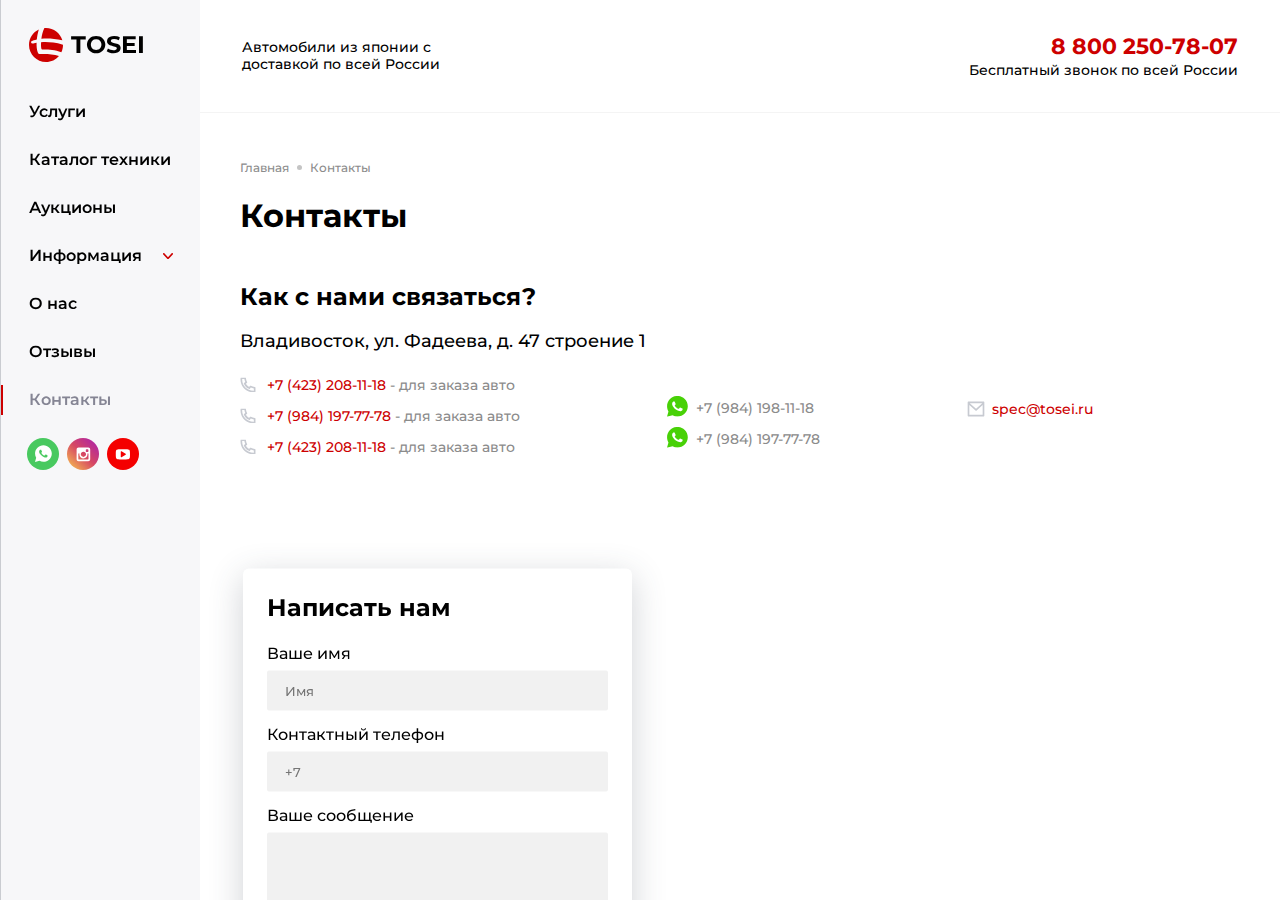
<file: contacts.html>
<!DOCTYPE html>
<html lang="ru">
<head>
  <meta charset="UTF-8">
  <meta name="viewport" content="width=device-width, initial-scale=1.0">
  <title>Контакты</title>

  <link rel="shortcut icon" href="./static/img/logo.svg">
  <link rel="stylesheet" href="./static/fonts/fonts.css">
  <link rel="stylesheet" href="./static/css/style.css">
</head>
<body>
  
  <div class="wrapper">
    <div class="wrapper__dark-fullscreen"></div>

    <aside class="sidebar">
      <div class="sidebar__row">

        <a href="./index.html" class="sidebar__logo logo">
          <img src="./static/img/logo.svg" alt="">
          <h1>Tosei</h1>
        </a>

        <nav class="sidebar__nav nav">
          <ul class="nav__list">
            <li class="nav__link"><a href="#">Услуги</a></li>
            <li class="nav__link"><a href="./catalog.html">Каталог техники</a></li>
            <li class="nav__link"><a href="#">Аукционы</a></li>

            <li class="nav__link nav__link_more">
              <a href="#">Информация</a>
              <ul class="nav__list nav__list_more">
                <li class="nav__link"><a href="#">Вопрос ответ</a></li>
                <li class="nav__link"><a href="./read.html">Как читать аукционный лист</a></li>
                <li class="nav__link"><a href="#">Распилы, Карпилы, Конструкторы</a></li>
                <li class="nav__link"><a href="#">Оформление распилов/конструкторов</a></li>
                <li class="nav__link"><a href="#">Определение даты выпуска</a></li>
                <li class="nav__link"><a href="#">Расписание судов</a></li>
                <li class="nav__link"><a href="#">Адреса и контакты CBX</a></li>
              </ul>
            </li>

            <li class="nav__link"><a href="#">О нас</a></li>
            <li class="nav__link"><a href="./reviews.html">Отзывы</a></li>
            <li class="nav__link active"><a href="./contacts.html">
              Контакты
              <div class="sidebar__links">
                <a href="#" class="sidebar__link"><img src="./static/img/whatsapp.svg" alt="whatsapp"></a>
                <a href="#" class="sidebar__link"><img src="./static/img/inst.svg" alt="instagramm"></a>
                <a href="#" class="sidebar__link"><img src="./static/img/youtube.svg" alt="youtube"></a>
              </div>
            </a></li>
          </ul>
        </nav>
      </div>
    </aside>

    <aside class="sidebar-mobile">

      <div class="sidebar-mobile__dark-fullscreen"></div>

      <div class="sidebar-mobile__row">
        <div class="sidebar-mobile__close close">
          <img src="./static/img/cross.svg" alt="">
        </div>

        <nav class="sidebar-mobile__nav mobile-nav">
          <ul class="mobile-nav__list">
            <li class="mobile-nav__elem">
              <a href="#" class="mobile-nav__link">Услуги</a>
            </li>
            <li class="mobile-nav__elem">
              <a href="./catalog.html" class="mobile-nav__link">Каталог техники</a>
            </li>
            <li class="mobile-nav__elem">
              <a href="#" class="mobile-nav__link">Аукционы</a>
            </li>
            <li class="mobile-nav__elem mobile-nav__elem_more">
              <a href="#" class="mobile-nav__link">Информация</a>
              <ul class="mobile-nav__list mobile-nav__list_more">
                <li class="mobile-nav__elem mobile-nav__elem_add"><a href="#" class="mobile-nav__link mobile-nav__link_add">Вопрос ответ</a></li>
                <li class="mobile-nav__elem mobile-nav__elem_add"><a href="./read.html" class="mobile-nav__link mobile-nav__link_add">Как читать аукционный лист</a></li>
                <li class="mobile-nav__elem mobile-nav__elem_add"><a href="#" class="mobile-nav__link mobile-nav__link_add">Распилы, Карпилы, Конструкторы</a></li>
                <li class="mobile-nav__elem mobile-nav__elem_add"><a href="#" class="mobile-nav__link mobile-nav__link_add">Оформление распилов/конструкторов</a></li>
                <li class="mobile-nav__elem mobile-nav__elem_add"><a href="#" class="mobile-nav__link mobile-nav__link_add">Определение даты выпуска</a></li>
                <li class="mobile-nav__elem mobile-nav__elem_add"><a href="#" class="mobile-nav__link mobile-nav__link_add">Расписание судов</a></li>
                <li class="mobile-nav__elem mobile-nav__elem_add"><a href="#" class="mobile-nav__link mobile-nav__link_add">Адреса и контакты CBX</a></li>
              </ul>
            </li>
            <li class="mobile-nav__elem">
              <a href="#" class="mobile-nav__link">О нас</a>
            </li>
            <li class="mobile-nav__elem">
              <a href="./reviews.html" class="mobile-nav__link">Отзывы</a>
            </li>
            <li class="mobile-nav__elem active">
              <a href="./contacts.html" class="mobile-nav__link">Контакты</a>
            </li>
          </ul>
        </nav>

        <div class="sidebar-mobile__bottom">
          <p class="sidebar-mobile__telephone telephone">
            <a href="tel:8 800 250-78-07" class="telephone__link">8 800 250-78-07</a>
            <span class="telephone__text">Бесплатный звонок по всей России</span>
          </p>

          <div class="sidebar-mobile__links">
            <a href="#" class="sidebar__link"><img src="./static/img/whatsapp.svg" alt="whatsapp"></a>
            <a href="#" class="sidebar__link"><img src="./static/img/inst.svg" alt="instagramm"></a>
            <a href="#" class="sidebar__link"><img src="./static/img/youtube.svg" alt="youtube"></a>
          </div>
        </div>
      </div>
      
    </aside>

    <section class="content">

      <div class="content__container container">
        <header class="header">
          <p class="header__note">Автомобили из японии с <br> доставкой по всей России</p>

          <p class="header__telephone telephone">
            <a href="tel:8 800 250-78-07" class="telephone__link">8 800 250-78-07</a>
            <span class="telephone__text">Бесплатный звонок по всей России</span>
          </p>

          <div class="header__burger burger">
            <p class="burger__line"></p>
            <p class="burger__line"></p>
          </div>
        </header>

        <div class="content__contacts content-top contacts">
          <div class="contacts__row row-container">
            <div class="bread-crumbs">
              <div class="bread-crumbs__crumb crumb">
                <a href="./index.html" class="crumb__link">Главная</a>
              </div>
  
              <div class="bread-crumbs__crumb crumb">
                <a href="./contacts.html" class="crumb__link">Контакты</a>
              </div>
            </div>

            <div class="content-top__header">
              <h3 class="content-top__title car__brand-title">
                Контакты
              </h3>
            </div>

            <div class="content__contacts contacts">
              <div class="contacts__row row-container safe">
                  <h3 class="contacts__block-title block-title">Как с нами связаться?</h3>
                  <address class="contacts__address">Владивосток, ул. Фадеева, д. 47 строение 1</address>
    
                  <div class="contacts__line">
                    <ul class="contacts__list">
                      <li class="contacts__item">
                        <span class="contacts__image"><img src="./static/img/tel-grey.svg" alt=""></span>
                        <a href="+74232081118" class="contacts__telephone">+7 (423) 208-11-18</a>&nbsp;- для заказа авто
                      </li>
    
                      <li class="contacts__item">
                        <span class="contacts__image"><img src="./static/img/tel-grey.svg" alt=""></span>
                        <a href="+79841977778" class="contacts__telephone">+7 (984) 197-77-78</a>&nbsp;- для заказа авто
                      </li>
    
                      <li class="contacts__item">
                        <span class="contacts__image"><img src="./static/img/tel-grey.svg" alt=""></span>
                        <a href="#" class="contacts__telephone">+7 (423) 208-11-18</a>&nbsp;- для заказа авто
                      </li>
                    </ul>
    
                  <div class="contacts__telephones telephones">
                    <a href="tel:+79841981118" class="telephones__telephone">
                      <span><img src="./static/img/tel.svg" alt=""></span>
                      +7 (984) 198-11-18
                    </a>
                    <a href="tel:+79841977778" class="telephones__telephone">
                      <span><img src="./static/img/tel.svg" alt=""></span>
                      +7 (984) 197-77-78
                    </a>
                  </div>
    
                  <div class="mail__mail mail">
                    <a href="mailto:spec@tosei.ru" class="mail__mail-string">
                      <span><img src="./static/img/mail.svg" alt=""></span>
                      spec@tosei.ru
                    </a>
                  </div>
                </div>
              </div>
            </div>
          </div>
        </div>

        <div class="content__feedback feedback medium">
          <div class="feedback__row row-container on-contacts-page safe">
            <div class="feedback__block-form block-form">
              <h3 class="block-form__title">Написать нам</h3>

              <form action="#" method="POST" class="block-form__form">
                  <div class="block-form__field">
                    <label for="username">Ваше имя</label>
                    <input type="text" name="username" id="username" placeholder="Имя">
                  </div>

                  <div class="block-form__field">
                    <label for="telephone">Контактный телефон</label>
                    <input type="text" name="telephone" id="telephone" placeholder="+7">
                  </div>

                  <div class="block-form__field">
                    <label for="message">Ваше сообщение</label>
                    <textarea rows="7" cols="30" name="message" id="message"></textarea>
                  </div>

                  <button type="submit" class="block-form__complete">
                    Отправить
                  </button>
              </form>
            </div>
          </div>

          <div class="map">
            <script type="text/javascript" charset="utf-8" async src="https://api-maps.yandex.ru/services/constructor/1.0/js/?um=constructor%3A5afdc1e45571f0dc882527287b4e8e30899bac264b8e879369bdef824fd2b5cf&amp;width=100%25&amp;height=400&amp;lang=ru_RU&amp;scroll=true"></script>
          </div>
        </div>
      </div>

      <footer class="footer">
        <div class="footer__container container">
          <div class="footer__row row-container">

            <div class="footer__text">
              <h3 class="footer__copyright">© Тосэй 2021. Все права защищены</h3>
              <p class="footer__about">
                Продажа грузовой и спецтехники, легковых автомобилей, водной техники. Любая техника из Японии, США, Кореи, Китая и Сингапура. Авто с аукционов.
              </p>
              <address class="footer__address">
                <span><img src="./static/img/geo.svg" alt=""></span>
                <p>Владивосток, ул. Фадеева, д. 47, строение 1</p>
              </address>
            </div>

            <div class="footer__contacts telephones">
              <a href="tel:+79841981118" class="footer__telephone telephones__telephone">
                <span><img src="./static/img/tel.svg" alt=""></span>
                +7 (984) 198-11-18
              </a>
              <a href="tel:+79841981118" class="footer__telephone telephones__telephone">
                <span><img src="./static/img/tel.svg" alt=""></span>
                +7 (984) 198-11-18
              </a>
            </div>

            <div class="footer__mail mail">
              <a href="mailto:spec@tosei.ru" class="footer__mail-string mail__mail-string">
                <span><img src="./static/img/mail.svg" alt=""></span>
                spec@tosei.ru
              </a>
            </div>
          </div>
        </div>
      </footer>
    </section>

  </div>

  <script src="./static/js/adaptive.js"></script>
  <script src="./static/js/script.js"></script>

  <!-- Настройка slick-слайдера -->
  <script src="https://code.jquery.com/jquery-3.6.1.min.js"></script>
  <script src="./static/js/slick.min.js"></script>
  <script src="./static/js/slider.js"></script>
</body>
</html>
</file>
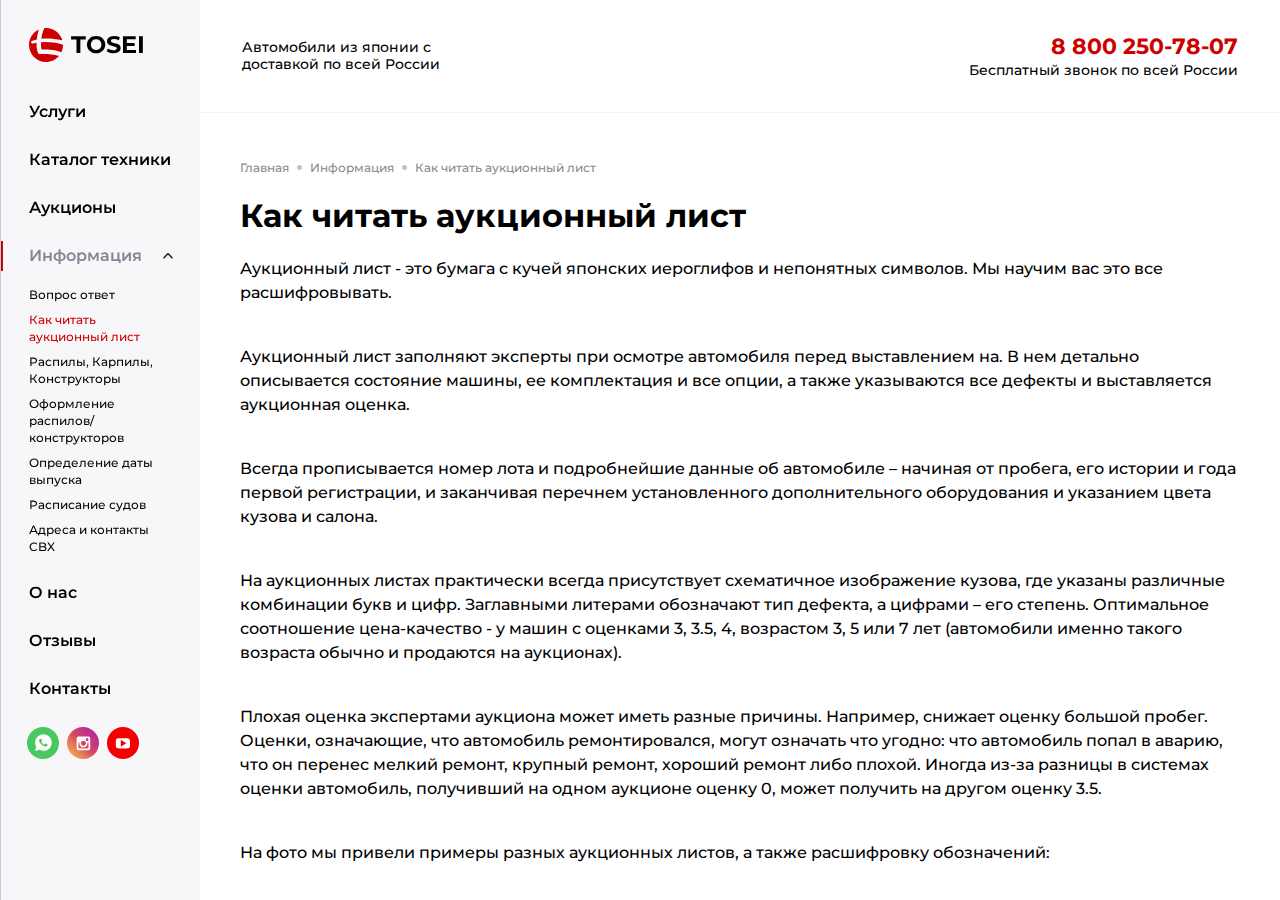
<file: read.html>
<!DOCTYPE html>
<html lang="ru">
<head>
  <meta charset="UTF-8">
  <meta name="viewport" content="width=device-width, initial-scale=1.0">
  <title>Контакты</title>

  <link rel="shortcut icon" href="./static/img/logo.svg">
  <link rel="stylesheet" href="./static/fonts/fonts.css">
  <link rel="stylesheet" href="./static/css/style.css">
</head>
<body>
  
  <div class="wrapper">
    <div class="wrapper__dark-fullscreen"></div>

    <aside class="sidebar">
      <div class="sidebar__row">

        <a href="./index.html" class="sidebar__logo logo">
          <img src="./static/img/logo.svg" alt="">
          <h1>Tosei</h1>
        </a>

        <nav class="sidebar__nav nav">
          <ul class="nav__list">
            <li class="nav__link"><a href="#">Услуги</a></li>
            <li class="nav__link"><a href="./catalog.html">Каталог техники</a></li>
            <li class="nav__link"><a href="#">Аукционы</a></li>

            <li class="nav__link nav__link_more active">
              <a href="#">Информация</a>
              <ul class="nav__list nav__list_more">
                <li class="nav__link"><a href="#">Вопрос ответ</a></li>
                <li class="nav__link active"><a href="./read.html">Как читать аукционный лист</a></li>
                <li class="nav__link"><a href="#">Распилы, Карпилы, Конструкторы</a></li>
                <li class="nav__link"><a href="#">Оформление распилов/конструкторов</a></li>
                <li class="nav__link"><a href="#">Определение даты выпуска</a></li>
                <li class="nav__link"><a href="#">Расписание судов</a></li>
                <li class="nav__link"><a href="#">Адреса и контакты CBX</a></li>
              </ul>
            </li>

            <li class="nav__link"><a href="#">О нас</a></li>
            <li class="nav__link"><a href="./reviews.html">Отзывы</a></li>
            <li class="nav__link"><a href="./contacts.html">
              Контакты
              <div class="sidebar__links">
                <a href="#" class="sidebar__link"><img src="./static/img/whatsapp.svg" alt="whatsapp"></a>
                <a href="#" class="sidebar__link"><img src="./static/img/inst.svg" alt="instagramm"></a>
                <a href="#" class="sidebar__link"><img src="./static/img/youtube.svg" alt="youtube"></a>
              </div>
            </a></li>
          </ul>
        </nav>
      </div>
    </aside>

    <aside class="sidebar-mobile">

      <div class="sidebar-mobile__dark-fullscreen"></div>

      <div class="sidebar-mobile__row">
        <div class="sidebar-mobile__close close">
          <img src="./static/img/cross.svg" alt="">
        </div>

        <nav class="sidebar-mobile__nav mobile-nav">
          <ul class="mobile-nav__list">
            <li class="mobile-nav__elem">
              <a href="#" class="mobile-nav__link">Услуги</a>
            </li>
            <li class="mobile-nav__elem">
              <a href="./catalog.html" class="mobile-nav__link">Каталог техники</a>
            </li>
            <li class="mobile-nav__elem">
              <a href="#" class="mobile-nav__link">Аукционы</a>
            </li>
            <li class="mobile-nav__elem mobile-nav__elem_more active">
              <a href="#" class="mobile-nav__link">Информация</a>
              <ul class="mobile-nav__list mobile-nav__list_more active">
                <li class="mobile-nav__elem mobile-nav__elem_add"><a href="#" class="mobile-nav__link mobile-nav__link_add">Вопрос ответ</a></li>
                <li class="mobile-nav__elem mobile-nav__elem_add"><a href="./read.html" class="mobile-nav__link mobile-nav__link_add active">Как читать аукционный лист</a></li>
                <li class="mobile-nav__elem mobile-nav__elem_add"><a href="#" class="mobile-nav__link mobile-nav__link_add">Распилы, Карпилы, Конструкторы</a></li>
                <li class="mobile-nav__elem mobile-nav__elem_add"><a href="#" class="mobile-nav__link mobile-nav__link_add">Оформление распилов/конструкторов</a></li>
                <li class="mobile-nav__elem mobile-nav__elem_add"><a href="#" class="mobile-nav__link mobile-nav__link_add">Определение даты выпуска</a></li>
                <li class="mobile-nav__elem mobile-nav__elem_add"><a href="#" class="mobile-nav__link mobile-nav__link_add">Расписание судов</a></li>
                <li class="mobile-nav__elem mobile-nav__elem_add"><a href="#" class="mobile-nav__link mobile-nav__link_add">Адреса и контакты CBX</a></li>
              </ul>
            </li>
            <li class="mobile-nav__elem">
              <a href="#" class="mobile-nav__link">О нас</a>
            </li>
            <li class="mobile-nav__elem">
              <a href="./reviews.html" class="mobile-nav__link">Отзывы</a>
            </li>
            <li class="mobile-nav__elem">
              <a href="./contacts.html" class="mobile-nav__link">Контакты</a>
            </li>
          </ul>
        </nav>

        <div class="sidebar-mobile__bottom">
          <p class="sidebar-mobile__telephone telephone">
            <a href="tel:8 800 250-78-07" class="telephone__link">8 800 250-78-07</a>
            <span class="telephone__text">Бесплатный звонок по всей России</span>
          </p>

          <div class="sidebar-mobile__links">
            <a href="#" class="sidebar__link"><img src="./static/img/whatsapp.svg" alt="whatsapp"></a>
            <a href="#" class="sidebar__link"><img src="./static/img/inst.svg" alt="instagramm"></a>
            <a href="#" class="sidebar__link"><img src="./static/img/youtube.svg" alt="youtube"></a>
          </div>
        </div>
      </div>
      
    </aside>

    <section class="content">

      <div class="content__container container">
        <header class="header">
          <p class="header__note">Автомобили из японии с <br> доставкой по всей России</p>

          <p class="header__telephone telephone">
            <a href="tel:8 800 250-78-07" class="telephone__link">8 800 250-78-07</a>
            <span class="telephone__text">Бесплатный звонок по всей России</span>
          </p>

          <div class="header__burger burger">
            <p class="burger__line"></p>
            <p class="burger__line"></p>
          </div>
        </header>

        <div class="content__contacts content-top contacts">
          <div class="contacts__row row-container">
            <div class="bread-crumbs">
              <div class="bread-crumbs__crumb crumb">
                <a href="./index.html" class="crumb__link">Главная</a>
              </div>
  
              <div class="bread-crumbs__crumb crumb">
                <p class="crumb__link">Информация</з>
              </div>

              <div class="bread-crumbs__crumb crumb">
                <a href="./read.html" class="crumb__link">Как читать аукционный лист</a>
              </div>
            </div>

            <div class="content-top__header">
              <h3 class="content-top__title car__brand-title">
                Как читать аукционный лист
              </h3>
            </div>
          </div>
        </div>

        <div class="content__read read">
          <div class="read__row row-container">
            <p>
              Аукционный лист - это бумага с кучей японских иероглифов и непонятных символов. Мы научим вас это все расшифровывать.
            </p>
            <p>
              Аукционный лист заполняют эксперты при осмотре автомобиля перед выставлением на. В нем детально описывается состояние машины, ее комплектация и все опции, а также указываются все дефекты и выставляется аукционная оценка.
            </p>
            <p>
              Всегда прописывается номер лота и подробнейшие данные об автомобиле – начиная от пробега, его истории и года первой регистрации, и заканчивая перечнем установленного дополнительного оборудования и указанием цвета кузова и салона.
            </p>
            <p>
              На аукционных листах практически всегда присутствует схематичное изображение кузова, где указаны различные комбинации букв и цифр. Заглавными литерами обозначают тип дефекта, а цифрами – его степень.
              Оптимальное соотношение цена-качество - у машин с оценками 3, 3.5, 4, возрастом 3, 5 или 7 лет (автомобили именно такого возраста обычно и продаются на аукционах).
            </p>
            <p>
              Плохая оценка экспертами аукциона может иметь разные причины. Например, снижает оценку большой пробег. Оценки, означающие, что автомобиль ремонтировался, могут означать что угодно: что автомобиль попал в аварию, что он перенес мелкий ремонт, крупный ремонт, хороший ремонт либо плохой. Иногда из-за разницы в системах оценки автомобиль, получивший на одном аукционе оценку 0, может получить на другом оценку 3.5.
            </p>
            <p>
              На фото мы привели примеры разных аукционных листов, а также расшифровку обозначений:
            </p>

            <div class="read__card">
              <img src="./static/img/read-card.png" alt="read-card.png">
            </div>
          </div>
        </div>
      </div>

      <footer class="footer">
        <div class="footer__container container">
          <div class="footer__row row-container">

            <div class="footer__text">
              <h3 class="footer__copyright">© Тосэй 2021. Все права защищены</h3>
              <p class="footer__about">
                Продажа грузовой и спецтехники, легковых автомобилей, водной техники. Любая техника из Японии, США, Кореи, Китая и Сингапура. Авто с аукционов.
              </p>
              <address class="footer__address">
                <span><img src="./static/img/geo.svg" alt=""></span>
                <p>Владивосток, ул. Фадеева, д. 47, строение 1</p>
              </address>
            </div>

            <div class="footer__contacts telephones">
              <a href="tel:+79841981118" class="footer__telephone telephones__telephone">
                <span><img src="./static/img/tel.svg" alt=""></span>
                +7 (984) 198-11-18
              </a>
              <a href="tel:+79841981118" class="footer__telephone telephones__telephone">
                <span><img src="./static/img/tel.svg" alt=""></span>
                +7 (984) 198-11-18
              </a>
            </div>

            <div class="footer__mail mail">
              <a href="mailto:spec@tosei.ru" class="footer__mail-string mail__mail-string">
                <span><img src="./static/img/mail.svg" alt=""></span>
                spec@tosei.ru
              </a>
            </div>
          </div>
        </div>
      </footer>
    </section>

  </div>

  <script src="./static/js/adaptive.js"></script>
  <script src="./static/js/script.js"></script>

  <!-- Настройка slick-слайдера -->
  <script src="https://code.jquery.com/jquery-3.6.1.min.js"></script>
  <script src="./static/js/slick.min.js"></script>
  <script src="./static/js/slider.js"></script>
</body>
</html>
</file>
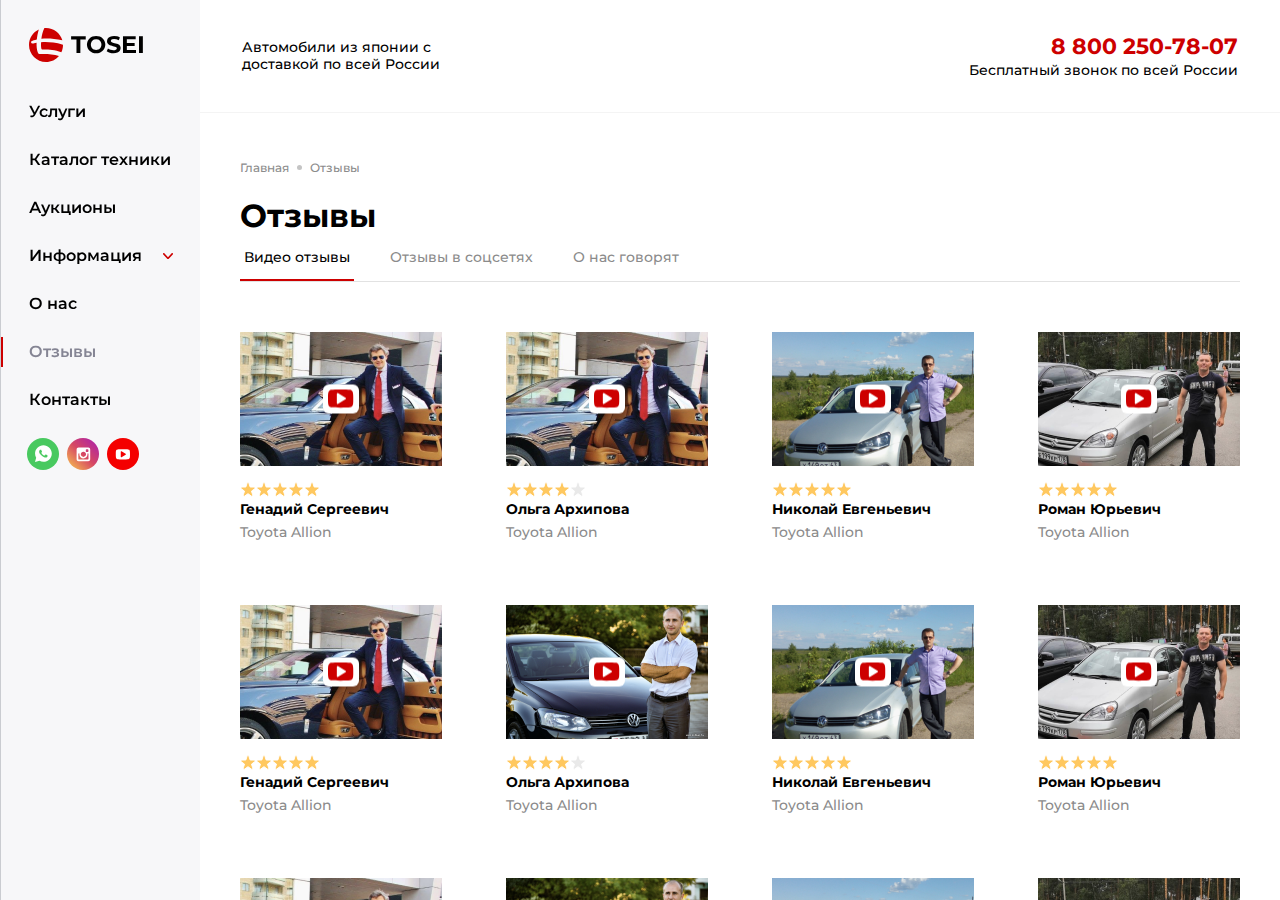
<file: reviews.html>
<!DOCTYPE html>
<html lang="ru">
<head>
  <meta charset="UTF-8">
  <meta name="viewport" content="width=device-width, initial-scale=1.0">
  <title>Отзывы</title>

  <link rel="shortcut icon" href="./static/img/logo.svg">
  <link rel="stylesheet" href="./static/fonts/fonts.css">
  <link rel="stylesheet" href="./static/css/style.css">
</head>
<body>
  
  <div class="wrapper">
    <div class="wrapper__dark-fullscreen"></div>

    <aside class="sidebar">
      <div class="sidebar__row">

        <a href="./index.html" class="sidebar__logo logo">
          <img src="./static/img/logo.svg" alt="">
          <h1>Tosei</h1>
        </a>

        <nav class="sidebar__nav nav">
          <ul class="nav__list">
            <li class="nav__link"><a href="#">Услуги</a></li>
            <li class="nav__link"><a href="./catalog.html">Каталог техники</a></li>
            <li class="nav__link"><a href="#">Аукционы</a></li>

            <li class="nav__link nav__link_more">
              <a href="#">Информация</a>
              <ul class="nav__list nav__list_more">
                <li class="nav__link"><a href="#">Вопрос ответ</a></li>
                <li class="nav__link"><a href="./read.html">Как читать аукционный лист</a></li>
                <li class="nav__link"><a href="#">Распилы, Карпилы, Конструкторы</a></li>
                <li class="nav__link"><a href="#">Оформление распилов/конструкторов</a></li>
                <li class="nav__link"><a href="#">Определение даты выпуска</a></li>
                <li class="nav__link"><a href="#">Расписание судов</a></li>
                <li class="nav__link"><a href="#">Адреса и контакты CBX</a></li>
              </ul>
            </li>

            <li class="nav__link"><a href="#">О нас</a></li>
            <li class="nav__link active"><a href="./reviews.html">Отзывы</a></li>
            <li class="nav__link"><a href="./contacts.html">
              Контакты
              <div class="sidebar__links">
                <a href="#" class="sidebar__link"><img src="./static/img/whatsapp.svg" alt="whatsapp"></a>
                <a href="#" class="sidebar__link"><img src="./static/img/inst.svg" alt="instagramm"></a>
                <a href="#" class="sidebar__link"><img src="./static/img/youtube.svg" alt="youtube"></a>
              </div>
            </a></li>
          </ul>
        </nav>
      </div>
    </aside>

    <aside class="sidebar-mobile">

      <div class="sidebar-mobile__dark-fullscreen"></div>

      <div class="sidebar-mobile__row">
        <div class="sidebar-mobile__close close">
          <img src="./static/img/cross.svg" alt="">
        </div>

        <nav class="sidebar-mobile__nav mobile-nav">
          <ul class="mobile-nav__list">
            <li class="mobile-nav__elem">
              <a href="#" class="mobile-nav__link">Услуги</a>
            </li>
            <li class="mobile-nav__elem">
              <a href="./catalog.html" class="mobile-nav__link">Каталог техники</a>
            </li>
            <li class="mobile-nav__elem">
              <a href="#" class="mobile-nav__link">Аукционы</a>
            </li>
            <li class="mobile-nav__elem">
              <a href="#" class="mobile-nav__link mobile-nav__link_more">Информация</a>
              <ul class="mobile-nav__list mobile-nav__list_more">
                <li class="mobile-nav__elem mobile-nav__elem_add"><a href="#" class="mobile-nav__link mobile-nav__link_add">Вопрос ответ</a></li>
                <li class="mobile-nav__elem mobile-nav__elem_add"><a href="./read.html" class="mobile-nav__link mobile-nav__link_add">Как читать аукционный лист</a></li>
                <li class="mobile-nav__elem mobile-nav__elem_add"><a href="#" class="mobile-nav__link mobile-nav__link_add">Распилы, Карпилы, Конструкторы</a></li>
                <li class="mobile-nav__elem mobile-nav__elem_add"><a href="#" class="mobile-nav__link mobile-nav__link_add">Оформление распилов/конструкторов</a></li>
                <li class="mobile-nav__elem mobile-nav__elem_add"><a href="#" class="mobile-nav__link mobile-nav__link_add">Определение даты выпуска</a></li>
                <li class="mobile-nav__elem mobile-nav__elem_add"><a href="#" class="mobile-nav__link mobile-nav__link_add">Расписание судов</a></li>
                <li class="mobile-nav__elem mobile-nav__elem_add"><a href="#" class="mobile-nav__link mobile-nav__link_add">Адреса и контакты CBX</a></li>
              </ul>
            </li>
            <li class="mobile-nav__elem">
              <a href="#" class="mobile-nav__link">О нас</a>
            </li>
            <li class="mobile-nav__elem active">
              <a href="./reviews.html" class="mobile-nav__link">Отзывы</a>
            </li>
            <li class="mobile-nav__elem">
              <a href="./contacts.html" class="mobile-nav__link">Контакты</a>
            </li>
          </ul>
        </nav>

        <div class="sidebar-mobile__bottom">
          <p class="sidebar-mobile__telephone telephone">
            <a href="tel:8 800 250-78-07" class="telephone__link">8 800 250-78-07</a>
            <span class="telephone__text">Бесплатный звонок по всей России</span>
          </p>

          <div class="sidebar-mobile__links">
            <a href="#" class="sidebar__link"><img src="./static/img/whatsapp.svg" alt="whatsapp"></a>
            <a href="#" class="sidebar__link"><img src="./static/img/inst.svg" alt="instagramm"></a>
            <a href="#" class="sidebar__link"><img src="./static/img/youtube.svg" alt="youtube"></a>
          </div>
        </div>
      </div>
      
    </aside>

    <section class="content">

      <div class="content__container container">
        <header class="header">
          <p class="header__note">Автомобили из японии с <br> доставкой по всей России</p>

          <p class="header__telephone telephone">
            <a href="tel:8 800 250-78-07" class="telephone__link">8 800 250-78-07</a>
            <span class="telephone__text">Бесплатный звонок по всей России</span>
          </p>

          <div class="header__burger burger">
            <p class="burger__line"></p>
            <p class="burger__line"></p>
          </div>
        </header>

        <div class="content__contacts content-top contacts">
          <div class="contacts__row row-container">
            <div class="bread-crumbs">
              <div class="bread-crumbs__crumb crumb">
                <a href="./index.html" class="crumb__link">Главная</a>
              </div>
  
              <div class="bread-crumbs__crumb crumb">
                <a href="./reviews.html" class="crumb__link">Отзывы</a>
              </div>
            </div>

            <div class="content-top__header">
              <h3 class="content-top__title car__brand-title">
                Отзывы
              </h3>
            </div>
            
            <div class="reviews-info info">
              <div class="reviews-info__selectors selectors">
                <p class="selectors__selector active">Видео отзывы</p>
                <p class="selectors__selector">Отзывы в соцсетях</p>
                <p class="selectors__selector">О нас говорят</p>
              </div>

              <div class="info__block info__videos active">
                <div class="info__reviews on-reviews-page reviews">
                  <div class="reviews__row row-container safe">      
                    <div class="reviews__line">
                      <a href="#" class="reviews__item">
                        <div class="reviews__image">
                          <img src="./static/img/review1.png" alt="">
                          <div class="reviews__play">
                            <img src="./static/img/yt.svg" alt="">
                          </div>
                        </div>
        
                        <div class="reviews__info">
                          <div class="reviews__value">
                            <img src="./static/img/star-fill.svg" alt="">
                            <img src="./static/img/star-fill.svg" alt="">
                            <img src="./static/img/star-fill.svg" alt="">
                            <img src="./static/img/star-fill.svg" alt="">
                            <img src="./static/img/star-fill.svg" alt="">
                          </div>
                          <h3 class="reviews__author">Генадий Сергеевич</h3>
                          <p class="reviews__model">Toyota Allion</p>
                        </div>
                      </a>
        
                      <a href="#" class="reviews__item">
                        <div class="reviews__image">
                          <img src="./static/img/review1.png" alt="">
                          <div class="reviews__play">
                            <img src="./static/img/yt.svg" alt="">
                          </div>
                        </div>
        
                        <div class="reviews__info">
                          <div class="reviews__value">
                            <img src="./static/img/star-fill.svg" alt="">
                            <img src="./static/img/star-fill.svg" alt="">
                            <img src="./static/img/star-fill.svg" alt="">
                            <img src="./static/img/star-fill.svg" alt="">
                            <img src="./static/img/star.svg" alt="">
                          </div>
                          <h3 class="reviews__author">Ольга Архипова</h3>
                          <p class="reviews__model">Toyota Allion</p>
                        </div>
                      </a>
        
                      <a href="#" class="reviews__item">
                        <div class="reviews__image">
                          <img src="./static/img/review3.png" alt="">
                          <div class="reviews__play">
                            <img src="./static/img/yt.svg" alt="">
                          </div>
                        </div>
        
                        <div class="reviews__info">
                          <div class="reviews__value">
                            <img src="./static/img/star-fill.svg" alt="">
                            <img src="./static/img/star-fill.svg" alt="">
                            <img src="./static/img/star-fill.svg" alt="">
                            <img src="./static/img/star-fill.svg" alt="">
                            <img src="./static/img/star-fill.svg" alt="">
                          </div>
                          <h3 class="reviews__author">Николай Евгеньевич</h3>
                          <p class="reviews__model">Toyota Allion</p>
                        </div>
                      </a>
        
                      <a href="#" class="reviews__item">
                        <div class="reviews__image">
                          <img src="./static/img/review4.png" alt="">
                          <div class="reviews__play">
                            <img src="./static/img/yt.svg" alt="">
                          </div>
                        </div>
        
                        <div class="reviews__info">
                          <div class="reviews__value">
                            <img src="./static/img/star-fill.svg" alt="">
                            <img src="./static/img/star-fill.svg" alt="">
                            <img src="./static/img/star-fill.svg" alt="">
                            <img src="./static/img/star-fill.svg" alt="">
                            <img src="./static/img/star-fill.svg" alt="">
                          </div>
                          <h3 class="reviews__author">Роман Юрьевич</h3>
                          <p class="reviews__model">Toyota Allion</p>
                        </div>
                      </a>
        
                      <!--========-->
                      <a href="#" class="reviews__item">
                        <div class="reviews__image">
                          <img src="./static/img/review1.png" alt="">
                          <div class="reviews__play">
                            <img src="./static/img/yt.svg" alt="">
                          </div>
                        </div>
        
                        <div class="reviews__info">
                          <div class="reviews__value">
                            <img src="./static/img/star-fill.svg" alt="">
                            <img src="./static/img/star-fill.svg" alt="">
                            <img src="./static/img/star-fill.svg" alt="">
                            <img src="./static/img/star-fill.svg" alt="">
                            <img src="./static/img/star-fill.svg" alt="">
                          </div>
                          <h3 class="reviews__author">Генадий Сергеевич</h3>
                          <p class="reviews__model">Toyota Allion</p>
                        </div>
                      </a>
        
                      <a href="#" class="reviews__item">
                        <div class="reviews__image">
                          <img src="./static/img/review2.png" alt="">
                          <div class="reviews__play">
                            <img src="./static/img/yt.svg" alt="">
                          </div>
                        </div>
        
                        <div class="reviews__info">
                          <div class="reviews__value">
                            <img src="./static/img/star-fill.svg" alt="">
                            <img src="./static/img/star-fill.svg" alt="">
                            <img src="./static/img/star-fill.svg" alt="">
                            <img src="./static/img/star-fill.svg" alt="">
                            <img src="./static/img/star.svg" alt="">
                          </div>
                          <h3 class="reviews__author">Ольга Архипова</h3>
                          <p class="reviews__model">Toyota Allion</p>
                        </div>
                      </a>
        
                      <a href="#" class="reviews__item">
                        <div class="reviews__image">
                          <img src="./static/img/review3.png" alt="">
                          <div class="reviews__play">
                            <img src="./static/img/yt.svg" alt="">
                          </div>
                        </div>
        
                        <div class="reviews__info">
                          <div class="reviews__value">
                            <img src="./static/img/star-fill.svg" alt="">
                            <img src="./static/img/star-fill.svg" alt="">
                            <img src="./static/img/star-fill.svg" alt="">
                            <img src="./static/img/star-fill.svg" alt="">
                            <img src="./static/img/star-fill.svg" alt="">
                          </div>
                          <h3 class="reviews__author">Николай Евгеньевич</h3>
                          <p class="reviews__model">Toyota Allion</p>
                        </div>
                      </a>
        
                      <a href="#" class="reviews__item">
                        <div class="reviews__image">
                          <img src="./static/img/review4.png" alt="">
                          <div class="reviews__play">
                            <img src="./static/img/yt.svg" alt="">
                          </div>
                        </div>
        
                        <div class="reviews__info">
                          <div class="reviews__value">
                            <img src="./static/img/star-fill.svg" alt="">
                            <img src="./static/img/star-fill.svg" alt="">
                            <img src="./static/img/star-fill.svg" alt="">
                            <img src="./static/img/star-fill.svg" alt="">
                            <img src="./static/img/star-fill.svg" alt="">
                          </div>
                          <h3 class="reviews__author">Роман Юрьевич</h3>
                          <p class="reviews__model">Toyota Allion</p>
                        </div>
                      </a>
        
                      <!--========-->
                      <a href="#" class="reviews__item">
                        <div class="reviews__image">
                          <img src="./static/img/review1.png" alt="">
                          <div class="reviews__play">
                            <img src="./static/img/yt.svg" alt="">
                          </div>
                        </div>
        
                        <div class="reviews__info">
                          <div class="reviews__value">
                            <img src="./static/img/star-fill.svg" alt="">
                            <img src="./static/img/star-fill.svg" alt="">
                            <img src="./static/img/star-fill.svg" alt="">
                            <img src="./static/img/star-fill.svg" alt="">
                            <img src="./static/img/star-fill.svg" alt="">
                          </div>
                          <h3 class="reviews__author">Генадий Сергеевич</h3>
                          <p class="reviews__model">Toyota Allion</p>
                        </div>
                      </a>
        
                      <a href="#" class="reviews__item">
                        <div class="reviews__image">
                          <img src="./static/img/review2.png" alt="">
                          <div class="reviews__play">
                            <img src="./static/img/yt.svg" alt="">
                          </div>
                        </div>
        
                        <div class="reviews__info">
                          <div class="reviews__value">
                            <img src="./static/img/star-fill.svg" alt="">
                            <img src="./static/img/star-fill.svg" alt="">
                            <img src="./static/img/star-fill.svg" alt="">
                            <img src="./static/img/star-fill.svg" alt="">
                            <img src="./static/img/star.svg" alt="">
                          </div>
                          <h3 class="reviews__author">Ольга Архипова</h3>
                          <p class="reviews__model">Toyota Allion</p>
                        </div>
                      </a>
        
                      <a href="#" class="reviews__item">
                        <div class="reviews__image">
                          <img src="./static/img/review3.png" alt="">
                          <div class="reviews__play">
                            <img src="./static/img/yt.svg" alt="">
                          </div>
                        </div>
        
                        <div class="reviews__info">
                          <div class="reviews__value">
                            <img src="./static/img/star-fill.svg" alt="">
                            <img src="./static/img/star-fill.svg" alt="">
                            <img src="./static/img/star-fill.svg" alt="">
                            <img src="./static/img/star-fill.svg" alt="">
                            <img src="./static/img/star-fill.svg" alt="">
                          </div>
                          <h3 class="reviews__author">Николай Евгеньевич</h3>
                          <p class="reviews__model">Toyota Allion</p>
                        </div>
                      </a>
        
                      <a href="#" class="reviews__item">
                        <div class="reviews__image">
                          <img src="./static/img/review4.png" alt="">
                          <div class="reviews__play">
                            <img src="./static/img/yt.svg" alt="">
                          </div>
                        </div>
        
                        <div class="reviews__info">
                          <div class="reviews__value">
                            <img src="./static/img/star-fill.svg" alt="">
                            <img src="./static/img/star-fill.svg" alt="">
                            <img src="./static/img/star-fill.svg" alt="">
                            <img src="./static/img/star-fill.svg" alt="">
                            <img src="./static/img/star-fill.svg" alt="">
                          </div>
                          <h3 class="reviews__author">Роман Юрьевич</h3>
                          <p class="reviews__model">Toyota Allion</p>
                        </div>
                      </a>
        
                      <!--========-->
                      <a href="#" class="reviews__item">
                        <div class="reviews__image">
                          <img src="./static/img/review1.png" alt="">
                          <div class="reviews__play">
                            <img src="./static/img/yt.svg" alt="">
                          </div>
                        </div>
        
                        <div class="reviews__info">
                          <div class="reviews__value">
                            <img src="./static/img/star-fill.svg" alt="">
                            <img src="./static/img/star-fill.svg" alt="">
                            <img src="./static/img/star-fill.svg" alt="">
                            <img src="./static/img/star-fill.svg" alt="">
                            <img src="./static/img/star-fill.svg" alt="">
                          </div>
                          <h3 class="reviews__author">Генадий Сергеевич</h3>
                          <p class="reviews__model">Toyota Allion</p>
                        </div>
                      </a>
        
                      <a href="#" class="reviews__item">
                        <div class="reviews__image">
                          <img src="./static/img/review2.png" alt="">
                          <div class="reviews__play">
                            <img src="./static/img/yt.svg" alt="">
                          </div>
                        </div>
        
                        <div class="reviews__info">
                          <div class="reviews__value">
                            <img src="./static/img/star-fill.svg" alt="">
                            <img src="./static/img/star-fill.svg" alt="">
                            <img src="./static/img/star-fill.svg" alt="">
                            <img src="./static/img/star-fill.svg" alt="">
                            <img src="./static/img/star.svg" alt="">
                          </div>
                          <h3 class="reviews__author">Ольга Архипова</h3>
                          <p class="reviews__model">Toyota Allion</p>
                        </div>
                      </a>
        
                      <a href="#" class="reviews__item">
                        <div class="reviews__image">
                          <img src="./static/img/review3.png" alt="">
                          <div class="reviews__play">
                            <img src="./static/img/yt.svg" alt="">
                          </div>
                        </div>
        
                        <div class="reviews__info">
                          <div class="reviews__value">
                            <img src="./static/img/star-fill.svg" alt="">
                            <img src="./static/img/star-fill.svg" alt="">
                            <img src="./static/img/star-fill.svg" alt="">
                            <img src="./static/img/star-fill.svg" alt="">
                            <img src="./static/img/star-fill.svg" alt="">
                          </div>
                          <h3 class="reviews__author">Николай Евгеньевич</h3>
                          <p class="reviews__model">Toyota Allion</p>
                        </div>
                      </a>
        
                      <a href="#" class="reviews__item">
                        <div class="reviews__image">
                          <img src="./static/img/review4.png" alt="">
                          <div class="reviews__play">
                            <img src="./static/img/yt.svg" alt="">
                          </div>
                        </div>
        
                        <div class="reviews__info">
                          <div class="reviews__value">
                            <img src="./static/img/star-fill.svg" alt="">
                            <img src="./static/img/star-fill.svg" alt="">
                            <img src="./static/img/star-fill.svg" alt="">
                            <img src="./static/img/star-fill.svg" alt="">
                            <img src="./static/img/star-fill.svg" alt="">
                          </div>
                          <h3 class="reviews__author">Роман Юрьевич</h3>
                          <p class="reviews__model">Toyota Allion</p>
                        </div>
                      </a>
                    </div>
                  </div>
                </div>
              </div>

              <div class="info__block info__social">
                <div class="info__reviews on-reviews-page reviews">
                  <div class="reviews__row row-container safe">      
                    <div class="reviews__line">
                      <a href="#" class="reviews__item">
                        <div class="reviews__image">
                          <img src="./static/img/review2.png" alt="">
                          <div class="reviews__play">
                            <img src="./static/img/yt.svg" alt="">
                          </div>
                        </div>
        
                        <div class="reviews__info">
                          <div class="reviews__value">
                            <img src="./static/img/star-fill.svg" alt="">
                            <img src="./static/img/star-fill.svg" alt="">
                            <img src="./static/img/star-fill.svg" alt="">
                            <img src="./static/img/star-fill.svg" alt="">
                            <img src="./static/img/star-fill.svg" alt="">
                          </div>
                          <h3 class="reviews__author">Генадий Сергеевич</h3>
                          <p class="reviews__model">Toyota Allion</p>
                        </div>
                      </a>
        
                      <a href="#" class="reviews__item">
                        <div class="reviews__image">
                          <img src="./static/img/review2.png" alt="">
                          <div class="reviews__play">
                            <img src="./static/img/yt.svg" alt="">
                          </div>
                        </div>
        
                        <div class="reviews__info">
                          <div class="reviews__value">
                            <img src="./static/img/star-fill.svg" alt="">
                            <img src="./static/img/star-fill.svg" alt="">
                            <img src="./static/img/star-fill.svg" alt="">
                            <img src="./static/img/star-fill.svg" alt="">
                            <img src="./static/img/star.svg" alt="">
                          </div>
                          <h3 class="reviews__author">Ольга Архипова</h3>
                          <p class="reviews__model">Toyota Allion</p>
                        </div>
                      </a>
        
                      <a href="#" class="reviews__item">
                        <div class="reviews__image">
                          <img src="./static/img/review3.png" alt="">
                          <div class="reviews__play">
                            <img src="./static/img/yt.svg" alt="">
                          </div>
                        </div>
        
                        <div class="reviews__info">
                          <div class="reviews__value">
                            <img src="./static/img/star-fill.svg" alt="">
                            <img src="./static/img/star-fill.svg" alt="">
                            <img src="./static/img/star-fill.svg" alt="">
                            <img src="./static/img/star-fill.svg" alt="">
                            <img src="./static/img/star-fill.svg" alt="">
                          </div>
                          <h3 class="reviews__author">Николай Евгеньевич</h3>
                          <p class="reviews__model">Toyota Allion</p>
                        </div>
                      </a>
        
                      <a href="#" class="reviews__item">
                        <div class="reviews__image">
                          <img src="./static/img/review4.png" alt="">
                          <div class="reviews__play">
                            <img src="./static/img/yt.svg" alt="">
                          </div>
                        </div>
        
                        <div class="reviews__info">
                          <div class="reviews__value">
                            <img src="./static/img/star-fill.svg" alt="">
                            <img src="./static/img/star-fill.svg" alt="">
                            <img src="./static/img/star-fill.svg" alt="">
                            <img src="./static/img/star-fill.svg" alt="">
                            <img src="./static/img/star-fill.svg" alt="">
                          </div>
                          <h3 class="reviews__author">Роман Юрьевич</h3>
                          <p class="reviews__model">Toyota Allion</p>
                        </div>
                      </a>
        
                      <!--========-->
                      <a href="#" class="reviews__item">
                        <div class="reviews__image">
                          <img src="./static/img/review1.png" alt="">
                          <div class="reviews__play">
                            <img src="./static/img/yt.svg" alt="">
                          </div>
                        </div>
        
                        <div class="reviews__info">
                          <div class="reviews__value">
                            <img src="./static/img/star-fill.svg" alt="">
                            <img src="./static/img/star-fill.svg" alt="">
                            <img src="./static/img/star-fill.svg" alt="">
                            <img src="./static/img/star-fill.svg" alt="">
                            <img src="./static/img/star-fill.svg" alt="">
                          </div>
                          <h3 class="reviews__author">Генадий Сергеевич</h3>
                          <p class="reviews__model">Toyota Allion</p>
                        </div>
                      </a>
        
                      <a href="#" class="reviews__item">
                        <div class="reviews__image">
                          <img src="./static/img/review2.png" alt="">
                          <div class="reviews__play">
                            <img src="./static/img/yt.svg" alt="">
                          </div>
                        </div>
        
                        <div class="reviews__info">
                          <div class="reviews__value">
                            <img src="./static/img/star-fill.svg" alt="">
                            <img src="./static/img/star-fill.svg" alt="">
                            <img src="./static/img/star-fill.svg" alt="">
                            <img src="./static/img/star-fill.svg" alt="">
                            <img src="./static/img/star.svg" alt="">
                          </div>
                          <h3 class="reviews__author">Ольга Архипова</h3>
                          <p class="reviews__model">Toyota Allion</p>
                        </div>
                      </a>
        
                      <a href="#" class="reviews__item">
                        <div class="reviews__image">
                          <img src="./static/img/review3.png" alt="">
                          <div class="reviews__play">
                            <img src="./static/img/yt.svg" alt="">
                          </div>
                        </div>
        
                        <div class="reviews__info">
                          <div class="reviews__value">
                            <img src="./static/img/star-fill.svg" alt="">
                            <img src="./static/img/star-fill.svg" alt="">
                            <img src="./static/img/star-fill.svg" alt="">
                            <img src="./static/img/star-fill.svg" alt="">
                            <img src="./static/img/star-fill.svg" alt="">
                          </div>
                          <h3 class="reviews__author">Николай Евгеньевич</h3>
                          <p class="reviews__model">Toyota Allion</p>
                        </div>
                      </a>
        
                      <a href="#" class="reviews__item">
                        <div class="reviews__image">
                          <img src="./static/img/review4.png" alt="">
                          <div class="reviews__play">
                            <img src="./static/img/yt.svg" alt="">
                          </div>
                        </div>
        
                        <div class="reviews__info">
                          <div class="reviews__value">
                            <img src="./static/img/star-fill.svg" alt="">
                            <img src="./static/img/star-fill.svg" alt="">
                            <img src="./static/img/star-fill.svg" alt="">
                            <img src="./static/img/star-fill.svg" alt="">
                            <img src="./static/img/star-fill.svg" alt="">
                          </div>
                          <h3 class="reviews__author">Роман Юрьевич</h3>
                          <p class="reviews__model">Toyota Allion</p>
                        </div>
                      </a>
        
                      <!--========-->
                      <a href="#" class="reviews__item">
                        <div class="reviews__image">
                          <img src="./static/img/review1.png" alt="">
                          <div class="reviews__play">
                            <img src="./static/img/yt.svg" alt="">
                          </div>
                        </div>
        
                        <div class="reviews__info">
                          <div class="reviews__value">
                            <img src="./static/img/star-fill.svg" alt="">
                            <img src="./static/img/star-fill.svg" alt="">
                            <img src="./static/img/star-fill.svg" alt="">
                            <img src="./static/img/star-fill.svg" alt="">
                            <img src="./static/img/star-fill.svg" alt="">
                          </div>
                          <h3 class="reviews__author">Генадий Сергеевич</h3>
                          <p class="reviews__model">Toyota Allion</p>
                        </div>
                      </a>
        
                      <a href="#" class="reviews__item">
                        <div class="reviews__image">
                          <img src="./static/img/review2.png" alt="">
                          <div class="reviews__play">
                            <img src="./static/img/yt.svg" alt="">
                          </div>
                        </div>
        
                        <div class="reviews__info">
                          <div class="reviews__value">
                            <img src="./static/img/star-fill.svg" alt="">
                            <img src="./static/img/star-fill.svg" alt="">
                            <img src="./static/img/star-fill.svg" alt="">
                            <img src="./static/img/star-fill.svg" alt="">
                            <img src="./static/img/star.svg" alt="">
                          </div>
                          <h3 class="reviews__author">Ольга Архипова</h3>
                          <p class="reviews__model">Toyota Allion</p>
                        </div>
                      </a>
        
                      <a href="#" class="reviews__item">
                        <div class="reviews__image">
                          <img src="./static/img/review3.png" alt="">
                          <div class="reviews__play">
                            <img src="./static/img/yt.svg" alt="">
                          </div>
                        </div>
        
                        <div class="reviews__info">
                          <div class="reviews__value">
                            <img src="./static/img/star-fill.svg" alt="">
                            <img src="./static/img/star-fill.svg" alt="">
                            <img src="./static/img/star-fill.svg" alt="">
                            <img src="./static/img/star-fill.svg" alt="">
                            <img src="./static/img/star-fill.svg" alt="">
                          </div>
                          <h3 class="reviews__author">Николай Евгеньевич</h3>
                          <p class="reviews__model">Toyota Allion</p>
                        </div>
                      </a>
        
                      <a href="#" class="reviews__item">
                        <div class="reviews__image">
                          <img src="./static/img/review4.png" alt="">
                          <div class="reviews__play">
                            <img src="./static/img/yt.svg" alt="">
                          </div>
                        </div>
        
                        <div class="reviews__info">
                          <div class="reviews__value">
                            <img src="./static/img/star-fill.svg" alt="">
                            <img src="./static/img/star-fill.svg" alt="">
                            <img src="./static/img/star-fill.svg" alt="">
                            <img src="./static/img/star-fill.svg" alt="">
                            <img src="./static/img/star-fill.svg" alt="">
                          </div>
                          <h3 class="reviews__author">Роман Юрьевич</h3>
                          <p class="reviews__model">Toyota Allion</p>
                        </div>
                      </a>
        
                      <!--========-->
                      <a href="#" class="reviews__item">
                        <div class="reviews__image">
                          <img src="./static/img/review1.png" alt="">
                          <div class="reviews__play">
                            <img src="./static/img/yt.svg" alt="">
                          </div>
                        </div>
        
                        <div class="reviews__info">
                          <div class="reviews__value">
                            <img src="./static/img/star-fill.svg" alt="">
                            <img src="./static/img/star-fill.svg" alt="">
                            <img src="./static/img/star-fill.svg" alt="">
                            <img src="./static/img/star-fill.svg" alt="">
                            <img src="./static/img/star-fill.svg" alt="">
                          </div>
                          <h3 class="reviews__author">Генадий Сергеевич</h3>
                          <p class="reviews__model">Toyota Allion</p>
                        </div>
                      </a>
        
                      <a href="#" class="reviews__item">
                        <div class="reviews__image">
                          <img src="./static/img/review2.png" alt="">
                          <div class="reviews__play">
                            <img src="./static/img/yt.svg" alt="">
                          </div>
                        </div>
        
                        <div class="reviews__info">
                          <div class="reviews__value">
                            <img src="./static/img/star-fill.svg" alt="">
                            <img src="./static/img/star-fill.svg" alt="">
                            <img src="./static/img/star-fill.svg" alt="">
                            <img src="./static/img/star-fill.svg" alt="">
                            <img src="./static/img/star.svg" alt="">
                          </div>
                          <h3 class="reviews__author">Ольга Архипова</h3>
                          <p class="reviews__model">Toyota Allion</p>
                        </div>
                      </a>
        
                      <a href="#" class="reviews__item">
                        <div class="reviews__image">
                          <img src="./static/img/review3.png" alt="">
                          <div class="reviews__play">
                            <img src="./static/img/yt.svg" alt="">
                          </div>
                        </div>
        
                        <div class="reviews__info">
                          <div class="reviews__value">
                            <img src="./static/img/star-fill.svg" alt="">
                            <img src="./static/img/star-fill.svg" alt="">
                            <img src="./static/img/star-fill.svg" alt="">
                            <img src="./static/img/star-fill.svg" alt="">
                            <img src="./static/img/star-fill.svg" alt="">
                          </div>
                          <h3 class="reviews__author">Николай Евгеньевич</h3>
                          <p class="reviews__model">Toyota Allion</p>
                        </div>
                      </a>
        
                      <a href="#" class="reviews__item">
                        <div class="reviews__image">
                          <img src="./static/img/review4.png" alt="">
                          <div class="reviews__play">
                            <img src="./static/img/yt.svg" alt="">
                          </div>
                        </div>
        
                        <div class="reviews__info">
                          <div class="reviews__value">
                            <img src="./static/img/star-fill.svg" alt="">
                            <img src="./static/img/star-fill.svg" alt="">
                            <img src="./static/img/star-fill.svg" alt="">
                            <img src="./static/img/star-fill.svg" alt="">
                            <img src="./static/img/star-fill.svg" alt="">
                          </div>
                          <h3 class="reviews__author">Роман Юрьевич</h3>
                          <p class="reviews__model">Toyota Allion</p>
                        </div>
                      </a>
                    </div>
                  </div>
                </div>
              </div>

              <div class="info__block info__talk">
                <div class="info__reviews on-reviews-page reviews">
                  <div class="reviews__row row-container safe">      
                    <div class="reviews__line">
                      <a href="#" class="reviews__item">
                        <div class="reviews__image">
                          <img src="./static/img/review3.png" alt="">
                          <div class="reviews__play">
                            <img src="./static/img/yt.svg" alt="">
                          </div>
                        </div>
        
                        <div class="reviews__info">
                          <div class="reviews__value">
                            <img src="./static/img/star-fill.svg" alt="">
                            <img src="./static/img/star-fill.svg" alt="">
                            <img src="./static/img/star-fill.svg" alt="">
                            <img src="./static/img/star-fill.svg" alt="">
                            <img src="./static/img/star-fill.svg" alt="">
                          </div>
                          <h3 class="reviews__author">Генадий Сергеевич</h3>
                          <p class="reviews__model">Toyota Allion</p>
                        </div>
                      </a>
        
                      <a href="#" class="reviews__item">
                        <div class="reviews__image">
                          <img src="./static/img/review3.png" alt="">
                          <div class="reviews__play">
                            <img src="./static/img/yt.svg" alt="">
                          </div>
                        </div>
        
                        <div class="reviews__info">
                          <div class="reviews__value">
                            <img src="./static/img/star-fill.svg" alt="">
                            <img src="./static/img/star-fill.svg" alt="">
                            <img src="./static/img/star-fill.svg" alt="">
                            <img src="./static/img/star-fill.svg" alt="">
                            <img src="./static/img/star.svg" alt="">
                          </div>
                          <h3 class="reviews__author">Ольга Архипова</h3>
                          <p class="reviews__model">Toyota Allion</p>
                        </div>
                      </a>
        
                      <a href="#" class="reviews__item">
                        <div class="reviews__image">
                          <img src="./static/img/review3.png" alt="">
                          <div class="reviews__play">
                            <img src="./static/img/yt.svg" alt="">
                          </div>
                        </div>
        
                        <div class="reviews__info">
                          <div class="reviews__value">
                            <img src="./static/img/star-fill.svg" alt="">
                            <img src="./static/img/star-fill.svg" alt="">
                            <img src="./static/img/star-fill.svg" alt="">
                            <img src="./static/img/star-fill.svg" alt="">
                            <img src="./static/img/star-fill.svg" alt="">
                          </div>
                          <h3 class="reviews__author">Николай Евгеньевич</h3>
                          <p class="reviews__model">Toyota Allion</p>
                        </div>
                      </a>
        
                      <a href="#" class="reviews__item">
                        <div class="reviews__image">
                          <img src="./static/img/review4.png" alt="">
                          <div class="reviews__play">
                            <img src="./static/img/yt.svg" alt="">
                          </div>
                        </div>
        
                        <div class="reviews__info">
                          <div class="reviews__value">
                            <img src="./static/img/star-fill.svg" alt="">
                            <img src="./static/img/star-fill.svg" alt="">
                            <img src="./static/img/star-fill.svg" alt="">
                            <img src="./static/img/star-fill.svg" alt="">
                            <img src="./static/img/star-fill.svg" alt="">
                          </div>
                          <h3 class="reviews__author">Роман Юрьевич</h3>
                          <p class="reviews__model">Toyota Allion</p>
                        </div>
                      </a>
        
                      <!--========-->
                      <a href="#" class="reviews__item">
                        <div class="reviews__image">
                          <img src="./static/img/review1.png" alt="">
                          <div class="reviews__play">
                            <img src="./static/img/yt.svg" alt="">
                          </div>
                        </div>
        
                        <div class="reviews__info">
                          <div class="reviews__value">
                            <img src="./static/img/star-fill.svg" alt="">
                            <img src="./static/img/star-fill.svg" alt="">
                            <img src="./static/img/star-fill.svg" alt="">
                            <img src="./static/img/star-fill.svg" alt="">
                            <img src="./static/img/star-fill.svg" alt="">
                          </div>
                          <h3 class="reviews__author">Генадий Сергеевич</h3>
                          <p class="reviews__model">Toyota Allion</p>
                        </div>
                      </a>
        
                      <a href="#" class="reviews__item">
                        <div class="reviews__image">
                          <img src="./static/img/review2.png" alt="">
                          <div class="reviews__play">
                            <img src="./static/img/yt.svg" alt="">
                          </div>
                        </div>
        
                        <div class="reviews__info">
                          <div class="reviews__value">
                            <img src="./static/img/star-fill.svg" alt="">
                            <img src="./static/img/star-fill.svg" alt="">
                            <img src="./static/img/star-fill.svg" alt="">
                            <img src="./static/img/star-fill.svg" alt="">
                            <img src="./static/img/star.svg" alt="">
                          </div>
                          <h3 class="reviews__author">Ольга Архипова</h3>
                          <p class="reviews__model">Toyota Allion</p>
                        </div>
                      </a>
        
                      <a href="#" class="reviews__item">
                        <div class="reviews__image">
                          <img src="./static/img/review3.png" alt="">
                          <div class="reviews__play">
                            <img src="./static/img/yt.svg" alt="">
                          </div>
                        </div>
        
                        <div class="reviews__info">
                          <div class="reviews__value">
                            <img src="./static/img/star-fill.svg" alt="">
                            <img src="./static/img/star-fill.svg" alt="">
                            <img src="./static/img/star-fill.svg" alt="">
                            <img src="./static/img/star-fill.svg" alt="">
                            <img src="./static/img/star-fill.svg" alt="">
                          </div>
                          <h3 class="reviews__author">Николай Евгеньевич</h3>
                          <p class="reviews__model">Toyota Allion</p>
                        </div>
                      </a>
        
                      <a href="#" class="reviews__item">
                        <div class="reviews__image">
                          <img src="./static/img/review4.png" alt="">
                          <div class="reviews__play">
                            <img src="./static/img/yt.svg" alt="">
                          </div>
                        </div>
        
                        <div class="reviews__info">
                          <div class="reviews__value">
                            <img src="./static/img/star-fill.svg" alt="">
                            <img src="./static/img/star-fill.svg" alt="">
                            <img src="./static/img/star-fill.svg" alt="">
                            <img src="./static/img/star-fill.svg" alt="">
                            <img src="./static/img/star-fill.svg" alt="">
                          </div>
                          <h3 class="reviews__author">Роман Юрьевич</h3>
                          <p class="reviews__model">Toyota Allion</p>
                        </div>
                      </a>
        
                      <!--========-->
                      <a href="#" class="reviews__item">
                        <div class="reviews__image">
                          <img src="./static/img/review1.png" alt="">
                          <div class="reviews__play">
                            <img src="./static/img/yt.svg" alt="">
                          </div>
                        </div>
        
                        <div class="reviews__info">
                          <div class="reviews__value">
                            <img src="./static/img/star-fill.svg" alt="">
                            <img src="./static/img/star-fill.svg" alt="">
                            <img src="./static/img/star-fill.svg" alt="">
                            <img src="./static/img/star-fill.svg" alt="">
                            <img src="./static/img/star-fill.svg" alt="">
                          </div>
                          <h3 class="reviews__author">Генадий Сергеевич</h3>
                          <p class="reviews__model">Toyota Allion</p>
                        </div>
                      </a>
        
                      <a href="#" class="reviews__item">
                        <div class="reviews__image">
                          <img src="./static/img/review2.png" alt="">
                          <div class="reviews__play">
                            <img src="./static/img/yt.svg" alt="">
                          </div>
                        </div>
        
                        <div class="reviews__info">
                          <div class="reviews__value">
                            <img src="./static/img/star-fill.svg" alt="">
                            <img src="./static/img/star-fill.svg" alt="">
                            <img src="./static/img/star-fill.svg" alt="">
                            <img src="./static/img/star-fill.svg" alt="">
                            <img src="./static/img/star.svg" alt="">
                          </div>
                          <h3 class="reviews__author">Ольга Архипова</h3>
                          <p class="reviews__model">Toyota Allion</p>
                        </div>
                      </a>
        
                      <a href="#" class="reviews__item">
                        <div class="reviews__image">
                          <img src="./static/img/review3.png" alt="">
                          <div class="reviews__play">
                            <img src="./static/img/yt.svg" alt="">
                          </div>
                        </div>
        
                        <div class="reviews__info">
                          <div class="reviews__value">
                            <img src="./static/img/star-fill.svg" alt="">
                            <img src="./static/img/star-fill.svg" alt="">
                            <img src="./static/img/star-fill.svg" alt="">
                            <img src="./static/img/star-fill.svg" alt="">
                            <img src="./static/img/star-fill.svg" alt="">
                          </div>
                          <h3 class="reviews__author">Николай Евгеньевич</h3>
                          <p class="reviews__model">Toyota Allion</p>
                        </div>
                      </a>
        
                      <a href="#" class="reviews__item">
                        <div class="reviews__image">
                          <img src="./static/img/review4.png" alt="">
                          <div class="reviews__play">
                            <img src="./static/img/yt.svg" alt="">
                          </div>
                        </div>
        
                        <div class="reviews__info">
                          <div class="reviews__value">
                            <img src="./static/img/star-fill.svg" alt="">
                            <img src="./static/img/star-fill.svg" alt="">
                            <img src="./static/img/star-fill.svg" alt="">
                            <img src="./static/img/star-fill.svg" alt="">
                            <img src="./static/img/star-fill.svg" alt="">
                          </div>
                          <h3 class="reviews__author">Роман Юрьевич</h3>
                          <p class="reviews__model">Toyota Allion</p>
                        </div>
                      </a>
        
                      <!--========-->
                      <a href="#" class="reviews__item">
                        <div class="reviews__image">
                          <img src="./static/img/review1.png" alt="">
                          <div class="reviews__play">
                            <img src="./static/img/yt.svg" alt="">
                          </div>
                        </div>
        
                        <div class="reviews__info">
                          <div class="reviews__value">
                            <img src="./static/img/star-fill.svg" alt="">
                            <img src="./static/img/star-fill.svg" alt="">
                            <img src="./static/img/star-fill.svg" alt="">
                            <img src="./static/img/star-fill.svg" alt="">
                            <img src="./static/img/star-fill.svg" alt="">
                          </div>
                          <h3 class="reviews__author">Генадий Сергеевич</h3>
                          <p class="reviews__model">Toyota Allion</p>
                        </div>
                      </a>
        
                      <a href="#" class="reviews__item">
                        <div class="reviews__image">
                          <img src="./static/img/review2.png" alt="">
                          <div class="reviews__play">
                            <img src="./static/img/yt.svg" alt="">
                          </div>
                        </div>
        
                        <div class="reviews__info">
                          <div class="reviews__value">
                            <img src="./static/img/star-fill.svg" alt="">
                            <img src="./static/img/star-fill.svg" alt="">
                            <img src="./static/img/star-fill.svg" alt="">
                            <img src="./static/img/star-fill.svg" alt="">
                            <img src="./static/img/star.svg" alt="">
                          </div>
                          <h3 class="reviews__author">Ольга Архипова</h3>
                          <p class="reviews__model">Toyota Allion</p>
                        </div>
                      </a>
        
                      <a href="#" class="reviews__item">
                        <div class="reviews__image">
                          <img src="./static/img/review3.png" alt="">
                          <div class="reviews__play">
                            <img src="./static/img/yt.svg" alt="">
                          </div>
                        </div>
        
                        <div class="reviews__info">
                          <div class="reviews__value">
                            <img src="./static/img/star-fill.svg" alt="">
                            <img src="./static/img/star-fill.svg" alt="">
                            <img src="./static/img/star-fill.svg" alt="">
                            <img src="./static/img/star-fill.svg" alt="">
                            <img src="./static/img/star-fill.svg" alt="">
                          </div>
                          <h3 class="reviews__author">Николай Евгеньевич</h3>
                          <p class="reviews__model">Toyota Allion</p>
                        </div>
                      </a>
        
                      <a href="#" class="reviews__item">
                        <div class="reviews__image">
                          <img src="./static/img/review4.png" alt="">
                          <div class="reviews__play">
                            <img src="./static/img/yt.svg" alt="">
                          </div>
                        </div>
        
                        <div class="reviews__info">
                          <div class="reviews__value">
                            <img src="./static/img/star-fill.svg" alt="">
                            <img src="./static/img/star-fill.svg" alt="">
                            <img src="./static/img/star-fill.svg" alt="">
                            <img src="./static/img/star-fill.svg" alt="">
                            <img src="./static/img/star-fill.svg" alt="">
                          </div>
                          <h3 class="reviews__author">Роман Юрьевич</h3>
                          <p class="reviews__model">Toyota Allion</p>
                        </div>
                      </a>
                    </div>
                  </div>
                </div>
              </div>
            </div>

          </div>
        </div>
      </div>

      <footer class="footer">
        <div class="footer__container container">
          <div class="footer__row row-container">

            <div class="footer__text">
              <h3 class="footer__copyright">© Тосэй 2021. Все права защищены</h3>
              <p class="footer__about">
                Продажа грузовой и спецтехники, легковых автомобилей, водной техники. Любая техника из Японии, США, Кореи, Китая и Сингапура. Авто с аукционов.
              </p>
              <address class="footer__address">
                <span><img src="./static/img/geo.svg" alt=""></span>
                <p>Владивосток, ул. Фадеева, д. 47, строение 1</p>
              </address>
            </div>

            <div class="footer__contacts telephones">
              <a href="tel:+79841981118" class="footer__telephone telephones__telephone">
                <span><img src="./static/img/tel.svg" alt=""></span>
                +7 (984) 198-11-18
              </a>
              <a href="tel:+79841981118" class="footer__telephone telephones__telephone">
                <span><img src="./static/img/tel.svg" alt=""></span>
                +7 (984) 198-11-18
              </a>
            </div>

            <div class="footer__mail mail">
              <a href="mailto:spec@tosei.ru" class="footer__mail-string mail__mail-string">
                <span><img src="./static/img/mail.svg" alt=""></span>
                spec@tosei.ru
              </a>
            </div>
          </div>
        </div>
      </footer>
    </section>

  </div>

  <script src="./static/js/adaptive.js"></script>
  <script src="./static/js/script.js"></script>

  <!-- Настройка slick-слайдера -->
  <script src="https://code.jquery.com/jquery-3.6.1.min.js"></script>
  <script src="./static/js/slick.min.js"></script>
  <script src="./static/js/slider.js"></script>
</body>
</html>
</file>
<file: static/fonts/fonts.css>
@font-face {
    font-family: Montserrat;
    src: url("Montserrat-Medium.ttf") format("opentype");
    font-weight: 500;
    font-style: normal;
}

@font-face {
    font-family: Montserrat;
    src: url("Montserrat-SemiBold.ttf") format("opentype");
    font-weight: 600;
    font-style: normal;
}

@font-face {
    font-family: Montserrat;
    src: url("Montserrat-Bold.ttf") format("opentype");
    font-weight: 700;
    font-style: normal;
}
</file>
<file: static/css/style.css>
@charset "UTF-8";
/*Обнуление*/
* {
  padding: 0;
  margin: 0;
  border: 0;
}

*, *:before, *:after {
  -moz-box-sizing: border-box;
  -webkit-box-sizing: border-box;
  box-sizing: border-box;
}

:focus, :active {
  outline: none;
}

a:focus, a:active {
  outline: none;
}

nav, footer, header, aside {
  display: block;
}

html, body {
  font-size: 100%;
  line-height: 1;
  -ms-text-size-adjust: 100%;
  -moz-text-size-adjust: 100%;
  -webkit-text-size-adjust: 100%;
}

input, button, textarea {
  font-family: inherit;
}

input::-ms-clear {
  display: none;
}

button {
  cursor: pointer;
}

button::-moz-focus-inner {
  padding: 0;
  border: 0;
}

a, a:visited {
  text-decoration: none;
}

a:hover {
  text-decoration: none;
}

ul li {
  list-style: none;
}

img {
  vertical-align: top;
}

h1, h2, h3, h4, h5, h6 {
  font-size: inherit;
  font-weight: inherit;
}

/*--------------------*/
.bread-crumbs {
  display: flex;
}
.bread-crumbs .crumb {
  position: relative;
  display: flex;
  align-items: center;
}
.bread-crumbs .crumb__link, .bread-crumbs .crumb__text {
  font-size: 0.75rem;
  font-weight: 400;
  line-height: 0.9375rem;
  color: #8B8B8B;
  white-space: nowrap;
}
.bread-crumbs .crumb__link:hover {
  text-decoration: underline;
}
.bread-crumbs__crumb:not(:last-child)::after {
  content: "";
  display: block;
  width: 5px;
  height: 5px;
  border-radius: 50%;
  background: #C4C4C4;
  margin: 0 0.5rem;
}

.block-title {
  font-size: 24px;
  font-weight: 700;
  line-height: 1.8125rem;
  text-align: center;
}

.show-more {
  padding: 0.8125rem 0;
  color: #000;
  display: flex;
  justify-content: center;
  background: #F4F4F4;
  border-radius: 4px;
  cursor: pointer;
  transition: all ease 0.5s;
  font-size: 0.8125rem;
  font-weight: 500;
  line-height: 1rem;
}
.show-more:hover {
  background: #e5e5e5;
  text-decoration: underline;
}
.show-more:active {
  transition: all ease 0.1s;
  background: #fbfafa;
}

.row-container {
  padding: 0 2.5rem;
}
.row-container.safe {
  padding: 0;
}
@media (max-width: 600px) {
  .row-container {
    padding: 0 2%;
  }
}

.point__title {
  margin: 1rem 0 0 0;
  font-size: 1.125rem;
  font-weight: 700;
  line-height: 1.25rem;
}
.point__about {
  font-size: 0.75rem;
  font-weight: 500;
  line-height: 0.9375rem;
  margin: 0.5rem 0 0 0;
  color: #8B8B8B;
}
@media (max-width: 610px) {
  .point {
    display: grid;
    grid-template-columns: 0.2fr 1fr;
    grid-template-areas: "point-icon point-title" "point-icon point-text";
    grid-template-rows: min-content !important;
  }
  .point__image {
    justify-self: center;
    grid-area: point-icon;
  }
  .point__title {
    margin: 0;
    grid-area: point-title;
  }
  .point__about {
    margin: 0.5rem 0 0 0 !important;
    grid-area: point-text;
  }
}

.send-request {
  border: 2px dashed #CD0000;
  border-radius: 9px;
  color: #000;
  transition: all ease 0.5s;
}
.send-request:hover {
  background: #CD0000;
  color: #fff;
}
.send-request__row {
  height: 100%;
  display: flex;
  justify-content: center;
  align-items: center;
  flex-direction: column;
}
.send-request__text {
  text-align: center;
  font-size: 1rem;
  font-weight: 700;
  line-height: 1.25rem;
}
.send-request__image {
  margin: 1.1875rem 0 0 0;
}

.telephones__telephone {
  font-size: 0.875rem;
  font-weight: 500;
  line-height: 1.6875rem;
  position: relative;
  display: flex;
  align-items: center;
  color: #8B8B8B;
}
.telephones__telephone:hover {
  text-decoration: underline;
}
.telephones__telephone span {
  margin: 0 0.5rem 0 0;
  transform: translate(0, 5%);
}
.telephones__telephone:not(:first-child) {
  margin: 0.25rem 0 0 0;
}

.mail {
  display: flex;
  align-items: center;
}
.mail__mail-string {
  color: #CD0000 !important;
  font-size: 0.875rem;
  font-weight: 500;
  line-height: 1.5rem;
  display: flex;
  align-items: center;
}
.mail__mail-string span {
  display: flex;
  align-items: center;
  margin: 0 0.4375rem 0 0;
}
.mail__mail-string:hover {
  text-decoration: underline;
}

.telephone {
  justify-self: end;
  display: grid;
  row-gap: 0.125rem;
  text-align: end;
}
.telephone__link {
  color: #CD0000;
  font-size: 1.375rem;
  font-weight: 700;
  line-height: 1.6875rem;
  white-space: nowrap;
}
.telephone__text {
  font-size: 0.875rem;
  font-weight: 400;
  line-height: 1.0625rem;
}

.more-button {
  display: flex;
  position: relative;
  padding: 0.5rem 2.5rem 0.5rem 1rem;
  font-size: 0.8125rem;
  font-weight: 500;
  line-height: 1rem;
  color: #CD0000;
  border: 1px solid #CACACA;
  border-radius: 4px;
  cursor: pointer;
  white-space: nowrap;
}
.more-button.active {
  background: #CD0000;
  padding: 0.5rem 1rem;
  color: #fff;
}
.more-button.active::before {
  display: none;
}
.more-button.active span::before {
  width: 0px;
  height: 0px;
}
.more-button span::before {
  content: "";
  width: 10px;
  height: 10px;
  position: absolute;
  right: 1.25rem;
  top: 50%;
  transform: translate(0, -20%);
  background: url("../img/arrow_down.svg") no-repeat;
}

.status {
  margin: 0.5rem 0 0 0;
  padding: 0.28125rem 0.625rem;
  font-size: 0.8125rem;
  font-weight: 500;
  line-height: 1rem;
  border-radius: 35px;
  color: #fff;
}
.status.in-case {
  background: #73DB43;
}
.status.in-order {
  background: #EBB428;
}

.qualities-field {
  margin: 0.5rem 0 0 0;
  display: grid;
  grid-auto-flow: column;
  grid-template-columns: min-content;
  column-gap: 8px;
}
.qualities-field__name {
  font-size: 0.875rem;
  font-weight: 500;
  line-height: 1.0625rem;
  color: #8B8B8B;
}
.qualities-field__value {
  font-size: 0.875rem;
  font-weight: 500;
  line-height: 1.0625rem;
}

.video {
  color: #000;
  transition: all ease 0.6s;
}
.video:hover {
  opacity: 0.7;
}
.video__image img {
  max-width: 100%;
}
.video__block-title {
  text-align: left;
}
.video__name {
  font-size: 1rem;
  font-weight: 700;
  line-height: 1.25rem;
  margin: 0.75rem 0 0 0;
}
.video__info {
  margin: 0.5rem 0 0 0;
}

.content-top__header {
  margin: 1.3125rem 0 0 0;
}
.content-top__header .status {
  margin: 0 0 0 0.75rem;
}
.content-top__title {
  font-size: 2rem;
  font-weight: 700;
  line-height: 2.4375rem;
}
@media (max-width: 430px) {
  .content-top__title {
    font-size: 1.5rem;
  }
}

.contacts {
  margin: 2.9375rem 0 0 0;
}
.contacts__row {
  display: grid;
  grid-auto-flow: row;
  align-items: center;
}
.contacts__line {
  display: grid;
  grid-auto-flow: column;
  grid-template-areas: "contacts-list contacts-telephones contacts-mail";
  align-items: center;
}
@media (max-width: 700px) {
  .contacts__line {
    grid-template-areas: "contacts-list contacts-list" "contacts-telephones contacts-mail";
    grid-template-rows: repeat(2, 1fr);
  }
}
.contacts__block-title {
  text-align: left;
}
.contacts__address {
  margin: 0.9375rem 0 0 0;
  font-size: 1.125rem;
  font-weight: 500;
  line-height: 1.9375rem;
  font-style: normal;
  white-space: nowrap;
}
@media (max-width: 450px) {
  .contacts__address {
    white-space: normal;
  }
}
.contacts__list {
  grid-area: contacts-list;
  margin: 0.9375rem 0 0 0;
}
.contacts__item {
  font-size: 0.875rem;
  font-weight: 500;
  line-height: 1.6875rem;
  color: #8B8B8B;
  display: flex;
  align-items: center;
}
.contacts__item:not(:first-child) {
  margin: 0.25rem 0 0 0;
}
.contacts__telephone {
  color: #CD0000;
  margin: 0 0 0 0.65625rem;
}
.contacts__telephone:hover {
  text-decoration: underline;
}
.contacts__image {
  transform: translate(0, 20%);
}
.contacts__telephones {
  grid-area: contacts-telephones;
  transform: translate(0, 25%);
}
.contacts__mail {
  grid-area: contacts-mail;
}

.feedback {
  position: relative;
  margin: 2.3125rem 0 0 0;
  height: 500px;
}
.feedback.medium {
  height: 650px;
}
.feedback__row {
  padding: 0 !important;
  position: absolute;
  z-index: 1;
  left: 2.6875rem;
  top: 50%;
  transform: translate(0, -50%);
  width: 36%;
}
@media (max-width: 880px) {
  .feedback__row {
    width: 50%;
  }
}
.feedback .block-form {
  background: #fff;
  padding: 1.5rem;
  border-radius: 6px;
  box-shadow: 0px 9px 34px rgba(58, 68, 83, 0.24);
}
.feedback .block-form__title {
  font-size: 1.5rem;
  font-weight: 700;
  line-height: 1.8125rem;
}
.feedback .block-form__form {
  margin: 1.5rem 0 0 0;
  display: grid;
  row-gap: 1rem;
}
.feedback .block-form input, .feedback .block-form textarea {
  padding: 0.75rem 1.125rem;
  font-size: 0.8125rem;
  font-weight: 400;
  line-height: 1rem;
  background: #F1F1F1;
  border-radius: 2px;
  resize: none;
}
.feedback .block-form__field {
  display: grid;
  row-gap: 0.5625rem;
}
.feedback .block-form__complete {
  margin: 1.5rem 0 0 0;
  background: #CD0000;
  border-radius: 4px;
  color: #fff;
  font-size: 0.875rem;
  font-weight: 500;
  line-height: 1.25rem;
  padding: 0.78125rem;
}
@media (max-width: 390px) {
  .feedback .block-form__complete {
    font-size: 1.125rem;
  }
}

.selectors {
  display: flex;
  border-bottom: 1px solid #E2E2E2;
}
.selectors__selector {
  font-size: 0.875rem;
  font-weight: 500;
  line-height: 1.25rem;
  cursor: pointer;
  color: #8B8B8B;
  padding: 0.75rem 0.25rem;
  white-space: nowrap;
}
.selectors__selector.active {
  color: #000;
  border-bottom: 2px solid #CD0000;
}
.selectors__selector:not(:first-child) {
  margin: 0 0 0 2rem;
}
@media (max-width: 550px) {
  .selectors {
    flex-direction: column;
  }
  .selectors__selector {
    margin: 0 !important;
  }
}

.info__block {
  display: none;
  transition: all ease 0.3s;
}
.info__block.active {
  display: block;
}

body .wrapper .options__area_catalog {
  position: static !important;
  transform: unset !important;
  width: 100% !important;
  transform: none !important;
  bottom: 0 !important;
}
body .wrapper .content__options_catalog {
  padding: 1.4375rem 2.5625rem 2.375rem 1.4375rem !important;
  display: grid !important;
  background: #F7F7F9;
}
body .wrapper .content__catalog_on-catalog {
  margin: 1.5rem 0 5.0625rem 0 !important;
}

.footer {
  border-top: 1px solid #F4F4F4;
}
.footer__row {
  padding: 2.125rem 2.5rem;
  background: #fff;
  display: grid;
  grid-template-columns: repeat(3, 1fr);
  grid-template-areas: "footer-text footer-contacts footer-mail";
  justify-items: center;
}
.footer__row a {
  color: #8B8B8B;
}
@media (max-width: 640px) {
  .footer__row {
    grid-template-columns: repeat(2, 1fr);
    grid-template-areas: "footer-text footer-text" "footer-contacts footer-mail";
    row-gap: 1rem;
  }
}
@media (max-width: 600px) {
  .footer__row {
    padding: 2.125rem 1.25rem;
  }
}
.footer__copyright {
  font-family: Montserrat;
  font-size: 0.875rem;
  font-weight: 500;
  line-height: 1.5rem;
}
.footer__about {
  margin: 0.6875rem 0 0 0;
  color: #8B8B8B;
  font-size: 0.75rem;
  font-weight: 500;
  line-height: 1rem;
}
.footer__text {
  grid-area: footer-text;
}
.footer__address {
  display: flex;
  position: relative;
  margin: 1.125rem 0 0 0;
  color: #8B8B8B;
  font-style: normal;
  font-size: 0.875rem;
  font-weight: 500;
  line-height: 1.5rem;
  white-space: nowrap;
}
.footer__address span {
  position: relative;
}
.footer__address span img {
  position: absolute;
  top: 50%;
  transform: translate(0, -50%);
}
.footer__address p {
  margin: 0 0 0 1.40625rem;
}
.footer__contacts {
  display: flex;
  flex-direction: column;
  justify-content: center;
  grid-area: footer-contacts;
}
.footer__mail {
  grid-area: footer-mail;
}
@media (max-width: 760px) {
  .footer__mail {
    display: none;
  }
  .footer__row {
    grid-template-columns: repeat(2, 1fr);
    grid-template-areas: "footer-text footer-contacts";
  }
}
@media (max-width: 610px) {
  .footer__row {
    grid-template-columns: 1fr;
    grid-template-areas: "footer-text" "footer-contacts";
    justify-items: stretch;
  }
}

body {
  font-family: "Montserrat", "Arial", sans-serif;
  background: #F7F7F9;
}

.map {
  width: 100%;
  height: 100%;
  position: absolute;
  left: 0;
  top: 0;
}
.map iframe {
  height: 100%;
}

.wrapper {
  position: relative;
  max-width: 1920px;
  margin: 0 auto;
  overflow-x: hidden;
  width: 100%;
  height: 100vh;
  display: grid;
  grid-template-columns: 12.5rem 1fr;
  grid-template-areas: "sidebar content";
  justify-content: center;
}
.wrapper__dark-fullscreen {
  display: none;
  position: absolute;
  left: 0;
  top: 0;
  width: 100%;
  height: 100%;
  background: rgba(0, 0, 0, 0.5);
  z-index: 100;
  height: 100%;
}
.wrapper__dark-fullscreen.active {
  display: block;
}

.sidebar {
  grid-area: sidebar;
  background: #F7F7F9;
  border-left: 1px solid rgba(58, 68, 83, 0.24);
  position: relative;
  height: 100vh;
}
.sidebar__links {
  position: absolute;
  bottom: -60px;
  left: -10px;
  display: flex;
}
.sidebar__link:not(:first-child) {
  margin: 0 0 0 8px;
}
.sidebar__row {
  padding: 1.75rem 1.75rem;
  height: 100%;
  position: fixed;
  width: 200px;
  overflow-y: auto;
}
.sidebar__logo {
  display: flex;
  align-items: center;
  column-gap: 0.5rem;
}
.sidebar__logo h1 {
  text-transform: uppercase;
  font-weight: 700;
  font-size: 1.5rem;
  line-height: 1.82875rem;
  color: #000;
}
.sidebar .nav {
  margin: 2.5rem 0 0 0;
}
.sidebar .nav__list {
  display: grid;
  row-gap: 1.75rem;
}
.sidebar .nav__link.active > a::before {
  opacity: 1;
  background: #CD0000;
  left: -29px;
}
.sidebar .nav__link.active > a {
  color: #858594;
}
.sidebar .nav__link:last-child {
  position: relative;
}
.sidebar .nav__link a {
  position: relative;
}
.sidebar .nav__link a::before {
  content: "";
  position: absolute;
  height: 150%;
  width: 3px;
  background: #8B8B8B;
  left: -16px;
  opacity: 0;
  top: 50%;
  transform: translate(0, -50%);
}
.sidebar .nav .sidebar__link::before {
  display: none;
}
.sidebar .nav__link a:hover {
  color: #858594;
}
.sidebar .nav__link a:hover::before {
  opacity: 1;
}
.sidebar .nav__link a:active::before {
  background: #CD0000;
}
.sidebar .nav__link a {
  display: block;
  white-space: nowrap;
  font-size: 1rem;
  font-weight: 600;
  line-height: 1.25rem;
  color: #000;
}
.sidebar .nav__link_more > a::after {
  content: "";
  position: absolute;
  width: 0.625rem;
  height: 0.361875rem;
  background: url("../img/arrow_down.svg") 0 0/cover no-repeat;
  right: 0;
  top: 50%;
  transform: translate(0, -50%);
}
.sidebar .nav__link_more.active a::after, .sidebar .nav__link_more:hover a::after {
  transform: rotate(180deg);
  filter: grayscale(1);
  top: 37%;
}
.sidebar .nav__link_more:hover .nav__list_more {
  height: auto;
  opacity: 1;
  visibility: visible;
  padding: 1.25rem 1.25rem 0 0;
}
.sidebar .nav__link_more.active .nav__list_more {
  height: auto;
  opacity: 1;
  visibility: visible;
  padding: 1.25rem 1.25rem 0 0;
}
.sidebar .nav__list_more {
  height: 0;
  opacity: 0;
  visibility: hidden;
  transition: height ease 1s;
  row-gap: 0.5rem;
}
.sidebar .nav__list_more a {
  font-size: 0.75rem;
  font-weight: 500;
  line-height: 1.0625rem;
  white-space: normal;
}
.sidebar .nav__list_more .nav__link.active a {
  color: #CD0000 !important;
}
.sidebar .nav__list_more .nav__link.active a::before {
  width: 0 !important;
  height: 0 !important;
}

@media (max-width: 1260px) {
  .sidebar {
    display: none;
  }
  .wrapper {
    grid-template-columns: unset;
  }
  .header {
    grid-template-columns: repeat(3, 1fr);
  }
  .header__telephone {
    text-align: center !important;
  }
  .header .burger {
    display: grid !important;
  }
}
@media (max-width: 1260px) and (max-width: 590px) {
  .header {
    grid-template-columns: repeat(2, 1fr);
  }
  .header__telephone {
    display: none;
  }
}
@media (max-width: 1260px) {
  .sidebar-mobile {
    display: block !important;
  }
}
.sidebar-mobile {
  width: 300px;
  height: 100%;
  background: #fff;
  position: fixed;
  transform: translate(100%, 0);
  transition: all ease 0.5s;
  display: none;
  right: 0;
  top: 0;
  z-index: 150;
}
.sidebar-mobile.active {
  transform: unset;
}
.sidebar-mobile__row {
  position: relative;
  padding: 2.8125rem;
  height: 100%;
  display: grid;
  grid-template-rows: repeat(2, 1fr);
  row-gap: 1.5rem;
}
.sidebar-mobile__close {
  width: 40px;
  height: 40px;
  position: absolute;
  top: 2.0625rem;
  right: 2.625rem;
  background: #000;
  display: flex;
  justify-content: center;
  align-items: center;
  cursor: pointer;
}
.sidebar-mobile .mobile-nav__list {
  margin: 70px 0 0 0;
}
.sidebar-mobile .mobile-nav__link_add {
  font-size: 0.75rem !important;
  font-weight: 500 !important;
  line-height: 1.0625rem !important;
}
.sidebar-mobile .mobile-nav__elem_add:not(:first-child) {
  margin: 0.75rem 0 0 0 !important;
}
.sidebar-mobile .mobile-nav__elem:not(:first-child) {
  margin: 1.5rem 0 0 0;
}
.sidebar-mobile .mobile-nav__link {
  color: #000;
  font-size: 1rem;
  font-weight: 600;
  line-height: 1.25rem;
  position: relative;
}
.sidebar-mobile .mobile-nav__elem_more > a::after {
  content: "";
  position: absolute;
  width: 0.75rem;
  height: 0.486875rem;
  background: url(../img/arrow_down.svg) 0 0/cover no-repeat;
  right: -20px;
  top: 50%;
  transform: translate(0, -50%);
}
.sidebar-mobile .mobile-nav__elem_more:hover > a::before {
  content: "";
  background: #CD0000;
  width: 3px;
  height: 100%;
  display: block;
  position: absolute;
  left: -20px;
}
.sidebar-mobile .mobile-nav__list_more {
  margin: 0;
  padding: 0;
}
.sidebar-mobile .mobile-nav__list_more {
  height: 0;
  visibility: hidden;
  opacity: 0;
}
.sidebar-mobile .mobile-nav__elem_more:hover .mobile-nav__list_more, .sidebar-mobile .mobile-nav__elem_more.active .mobile-nav__list_more {
  height: auto;
  visibility: visible;
  opacity: 1;
  margin: 1rem 0;
  padding: 0 0 0 0.5rem;
}
.sidebar-mobile .mobile-nav__link_add.active {
  color: #CD0000;
}
.sidebar-mobile .mobile-nav__link_add.active::before {
  width: 0 !important;
  height: 0 !important;
  display: none !important;
}
.sidebar-mobile .mobile-nav__elem_more.active > a::after, .sidebar-mobile .mobile-nav__elem_more:hover > a::after {
  transform: rotate(180deg);
  filter: grayscale(1);
  top: 37%;
}
.sidebar-mobile .mobile-nav__elem.active > a::before {
  content: "";
  background: #CD0000;
  width: 3px;
  height: 100%;
  display: block;
  position: absolute;
  left: -20px;
}
.sidebar-mobile__bottom {
  align-self: end;
}
.sidebar-mobile__bottom .telephone {
  text-align: start;
}
.sidebar-mobile__links {
  margin: 51px 0 0 0;
  display: flex;
  justify-content: flex-start;
}
.sidebar-mobile__links a {
  width: 40px;
  height: 40px;
}
.sidebar-mobile__links a img {
  width: 100%;
  height: 100%;
}
.sidebar-mobile__links a:not(:first-child) {
  margin: 0 0 0 16px;
}

.content {
  grid-area: content;
  background: #FFF;
  display: grid;
  grid-template-rows: auto 13.125rem;
}

.header {
  display: grid;
  grid-auto-flow: column;
  align-items: center;
  border-bottom: 1px solid #F4F4F4;
  padding: 2.0625rem 2.625rem;
}
.header .burger {
  position: relative;
  background: #000;
  display: grid;
  row-gap: 4.67px;
  padding: 15px 10px;
  justify-self: end;
  width: 40px;
  height: 40px;
  cursor: pointer;
  display: none;
}
.header .burger__line {
  background: #fff;
  height: 2px;
}
.header .burger__line:first-child {
  width: 80%;
}
.header .header__note {
  font-size: 0.875rem;
  font-weight: 400;
  line-height: 1.066875rem;
}

.content .under {
  position: relative;
}
.content .under__image {
  width: 100%;
  max-width: 100%;
}
@media (max-width: 500px) {
  .content .under__image {
    height: 270px;
    object-fit: cover;
  }
}
.content .under__text {
  position: absolute;
  left: 50%;
  top: 50%;
  transform: translate(-50%, -50%);
  color: #fff;
  font-size: 2.625rem;
  font-weight: 700;
  line-height: 3.1875rem;
  text-align: center;
  white-space: nowrap;
}
@media (max-width: 450px) {
  .content .under__text {
    font-size: 1.5rem !important;
    line-height: 2rem;
  }
}
.content .options {
  position: relative;
  border-left: 1px solid #E5E5EF;
}
.content .options__area {
  z-index: 10;
  position: absolute;
  background: #FFF;
  border-radius: 6px;
  box-shadow: 0px 9px 34px rgba(58, 68, 83, 0.24);
  width: 90%;
  bottom: -10%;
  left: 50%;
  transform: translate(-50%, 0%);
}
@media (max-width: 1740px) {
  .content .options__area {
    bottom: -15%;
  }
}
@media (max-width: 1546px) {
  .content .options__area {
    bottom: -20%;
  }
}
@media (max-width: 1460px) {
  .content .options__area {
    bottom: -25%;
  }
}
@media (max-width: 1380px) {
  .content .options__area {
    bottom: -30%;
  }
}
@media (max-width: 1300px) {
  .content .options__area {
    bottom: -35%;
  }
}
@media (max-width: 1040px) {
  .content .options__area {
    bottom: -40%;
  }
}
@media (max-width: 980px) {
  .content .options__area {
    bottom: -50%;
  }
}
@media (max-width: 890px) {
  .content .options__area {
    bottom: -60%;
  }
}
@media (max-width: 665px) {
  .content .options__area {
    transform: translate(0, -5%) !important;
  }
}
@media (max-width: 500px) {
  .content .options__area {
    transform: translate(0, -10%) !important;
  }
}
@media (max-width: 400px) {
  .content .options__area {
    transform: translate(0, -5%) !important;
  }
}
.content .options__title {
  font-size: 2rem;
  font-weight: 700;
  line-height: 2.4375rem;
  margin: 1.3125rem 0 1.5rem 0;
}
.content .options-area__row {
  height: 100%;
  padding: 1.5rem;
}
.content .form__line {
  display: grid;
  grid-auto-flow: column;
  grid-template-columns: repeat(2, min-content);
  column-gap: 1.25rem;
}
.content .form__top {
  justify-items: start;
}
@media (max-width: 545px) {
  .content .form__top {
    grid-template-columns: repeat(1, min-content);
    grid-auto-flow: row;
    column-gap: unset;
    row-gap: 1.5rem;
  }
}
.content .form__field {
  white-space: nowrap;
}
.content .form__more {
  margin: 50px 0 0 0;
  display: none;
  opacity: 0;
}
.content .form__more.active {
  display: unset;
  opacity: 1;
}
.content .form__field {
  display: grid;
  grid-auto-flow: column;
  column-gap: 0.5rem;
  align-items: center;
}
.content .form__field input[type=checkbox] {
  position: absolute;
  width: 1px;
  height: 1px;
  clip: rect(0, 0, 0, 0);
}
.content .form__field input[type=checkbox]:checked + .check-style::before {
  content: "";
  position: absolute;
  background: url("../img/check_checked.svg") no-repeat;
  width: 15px;
  height: 15px;
  top: 50%;
  left: 50%;
  transform: translate(-35%, -40%);
}
.content .form__field input[type=checkbox]:checked + .check-style {
  background: #CD0000;
  border: none;
}
.content .form__field input[type=checkbox]:focus + .check-style {
  box-shadow: 0 0 0 1px #000;
}
.content .form__field .check-style {
  position: relative;
  width: 18px;
  height: 18px;
  border-radius: 2px;
  background: #CD0000;
  background: none;
  border: 2px solid #CD0000;
}
.content .form__middle {
  margin: 1.6875rem 0 0 0;
  display: grid;
  grid-auto-flow: column;
  grid-template-columns: repeat(4, 1fr) auto;
}
.content .form__middle .more-mobile {
  display: none;
}
.content .form__middle .field {
  grid-auto-flow: row;
  row-gap: 0.5625rem;
}
.content .form__middle .field .ages {
  display: grid;
  grid-auto-flow: column;
  column-gap: 0.5rem;
}
@media (max-width: 400px) {
  .content .form__middle .field .ages {
    grid-auto-flow: row;
    row-gap: 0.5rem;
  }
}
.content .form__middle .field .select-block {
  position: relative;
}
.content .form__middle .field .select-block::before {
  content: "";
  width: 10.33px;
  height: 10.33px;
  position: absolute;
  right: 14.32px;
  top: 50%;
  transform: translate(0, -30%);
  background: url("../img/arrow_down.svg") no-repeat;
  pointer-events: none;
}
.content .form__middle .field select {
  padding: 0.5rem 1rem;
  width: 100%;
  font-size: 0.8125rem;
  font-weight: 400;
  line-height: 1rem;
  background: #F1F1F1;
  border-radius: 2px;
  appearance: none;
}
.content .form__middle .field select::ms-expand {
  display: none;
}
.content .form__button {
  margin: 0 0 0 1rem;
  align-self: end;
}
.content .form__button .options__start-search {
  background: #CD0000;
  border-radius: 4px;
  padding: 0.40625rem 1rem;
  font-size: 0.875rem;
  font-weight: 500;
  line-height: 1.25rem;
  color: #fff;
}
@media (max-width: 500px) {
  .content .form__button {
    align-self: start;
  }
  .content .form__button .options__start-search {
    width: 100%;
    padding: 16px 0;
    font-size: 18px;
  }
}
.content .form .bottom {
  align-items: center;
  justify-content: space-between;
  margin: 1.5rem 0 0 0;
}
.content .form .bottom__text {
  font-size: 0.8125rem;
  font-weight: 500;
  line-height: 1rem;
  color: #808080;
  white-space: nowrap;
}
.content .form .bottom__text .red {
  color: #CD0000;
}
@media (max-width: 840px) {
  .content .form__middle {
    grid-template-columns: repeat(1, 1fr) auto;
    grid-template-rows: repeat(5, 1fr);
    row-gap: 1.5rem;
  }
  .content .form__field {
    margin: 0 !important;
  }
  .content .form__button {
    margin: 0;
  }
}
@media (max-width: 500px) {
  .content .form__middle {
    grid-template-rows: repeat(6, min-content);
    row-gap: 1.5rem;
  }
  .content .form__middle .more-mobile {
    display: flex;
    justify-content: center;
    align-items: center;
    height: 3.0625rem;
    font-size: 1rem;
  }
  .content .form__middle .more-mobile span::before {
    right: 3.75rem;
  }
}
@media (max-width: 500px) and (max-width: 470px) {
  .content .form__middle .more-mobile span::before {
    right: 2.5rem;
  }
}
@media (max-width: 500px) and (max-width: 400px) {
  .content .form__middle .more-mobile span::before {
    right: 1.25rem;
  }
}
@media (max-width: 500px) {
  .content .form__middle .more-mobile::before {
    display: none;
  }
}
@media (max-width: 500px) {
  .content .form .bottom__more-button {
    display: none;
  }
}

.catalog {
  margin: 8.4375rem 0 0 0;
}
@media (max-width: 980px) {
  .catalog {
    margin: 12.8125rem 0 0 0;
  }
}
.catalog__title {
  font-size: 1.5rem;
  font-weight: 700;
  line-height: 1.8125rem;
}
.catalog__options {
  margin: 1rem 0 0 0;
  display: flex;
}
.catalog__radio-block {
  position: relative;
  display: flex;
  font-size: 0.875rem;
  font-weight: 500;
  line-height: 1.0625rem;
}
.catalog__radio-style {
  width: 1.125rem;
  height: 1.125rem;
  border-radius: 50%;
  border: 4px solid #D3D3D3;
  background: #FFFFFF;
  margin: 0 0.5rem 0 0;
  transform: translate(0, -3%);
}
.catalog__radio:checked + .catalog__radio-style {
  border: 4px solid #CD0000;
}
.catalog__radio:focus + .catalog__radio-style {
  box-shadow: 0 0 0 1px #000;
}
.catalog__radio-block:not(:first-child) {
  margin: 0 0 0 1.5rem;
}
.catalog__radio {
  width: 1;
  height: 1;
  position: absolute;
  clip: rect(0, 0, 0, 0);
}
.catalog .car-list {
  margin: 1.5rem 0 0 0;
  display: grid;
  row-gap: 0.5rem;
}
.catalog .car-list .card {
  border: 1px solid #E2E2E2;
  background: #FFFFFF;
  border-radius: 4px;
  color: #000;
  transition: all ease 0.5s;
}
.catalog .car-list .card:hover {
  box-shadow: 1px 3px 10px 5px rgba(58, 68, 83, 0.29);
}
.catalog .car-list .card__row {
  padding: 16px;
  display: grid;
  grid-auto-flow: column;
  grid-template-columns: minmax(200px, 230px) auto;
  align-items: center;
}
@media (max-width: 910px) {
  .catalog .car-list .card__row {
    grid-auto-flow: row;
    grid-template-columns: 1fr;
    grid-template-rows: repeat(2, 1fr);
    justify-items: center;
  }
  .catalog .car-list .card__price {
    align-items: center !important;
    border-left: 1px solid #E7E7E7;
    justify-self: stretch;
    margin: 0 0 0 1rem;
    padding: 0 0 0 1rem;
  }
  .catalog .car-list .card__qualities {
    margin: 1rem 0 0 0 !important;
    justify-items: center;
  }
}
@media (max-width: 660px) {
  .catalog .car-list .card .qualities {
    grid-auto-flow: row;
    grid-template-rows: min-content !important;
    grid-template-columns: unset !important;
    justify-content: center;
    justify-items: start;
  }
  .catalog .car-list .card .qualities__col {
    width: 100%;
  }
  .catalog .car-list .card .qualities__car-brand {
    width: 100%;
    text-align: center;
    margin: 0 0 1.25rem 0;
  }
  .catalog .car-list .card__row {
    grid-template-rows: unset !important;
    justify-items: stretch;
  }
  .catalog .car-list .card__price {
    border-left: none;
    border-top: 1px solid #E7E7E7;
    margin: 1rem 0 0 0;
    padding: 1rem 0 0 0;
  }
  .catalog .car-list .card .qualities__col:nth-child(2) .qualities__car-brand {
    display: none;
  }
}
@media (max-width: 400px) {
  .catalog .car-list .card .qualities {
    justify-content: stretch;
  }
  .catalog .car-list .card .qualities__car-brand {
    text-align: start;
    margin: 0;
  }
  .catalog .car-list .card .qualities .price {
    align-items: start !important;
  }
  .catalog .car-list .card__image {
    width: 100%;
  }
  .catalog .car-list .card__image img {
    width: 100%;
  }
}
.catalog .car-list .card__image {
  position: relative;
  justify-self: center;
}
.catalog .car-list .card__image img {
  border-radius: 2px;
  max-width: 100%;
}
.catalog .car-list .card .qualities {
  margin: 0 0 0 2rem;
  display: grid;
  grid-template-columns: repeat(3, 1fr);
  column-gap: 5.5625rem;
}
@media (max-width: 990px) {
  .catalog .car-list .card .qualities {
    column-gap: 2.5rem;
  }
}
@media (max-width: 860px) {
  .catalog .car-list .card .qualities {
    column-gap: 1.25rem;
  }
}
.catalog .car-list .card .qualities__col {
  white-space: nowrap;
}
.catalog .car-list .card .qualities__car-brand {
  font-size: 1.375rem;
  font-weight: 700;
  line-height: 1.6875rem;
}
.catalog .car-list .card .qualities__field {
  margin: 0.5rem 0 0 0;
}
.catalog .car-list .card .price {
  text-align: end;
  display: flex;
  flex-direction: column;
  align-items: flex-end;
  justify-content: center;
  white-space: nowrap;
}
.catalog .car-list .card .price__title {
  color: #8B8B8B;
  font-size: 0.875rem;
  font-weight: 500;
  line-height: 1.0625rem;
}
.catalog .car-list .card .price__value {
  margin: 0.5rem 0 0 0;
  font-size: 1.25rem;
  font-weight: 700;
  line-height: 1.5rem;
}
.catalog .pagination {
  margin: 3.3125rem 0 0 0;
  position: relative;
  display: flex;
  justify-content: center;
}
.catalog .pagination__arrow {
  position: absolute;
  top: 50%;
  transform: translate(0, -50%);
}
.catalog .pagination__arrow_left {
  left: 0;
}
.catalog .pagination__arrow_right {
  right: 0;
}
.catalog .pagination__numbers {
  display: flex;
}
.catalog .pagination__link {
  display: flex;
  justify-content: center;
  align-items: center;
  color: #000;
  width: 32px;
  height: 32px;
  border-radius: 50%;
  font-size: 0.875rem;
  font-weight: 500;
  line-height: 1.25rem;
}
.catalog .pagination__link.active {
  background: #CD0000;
  color: #fff;
}
.catalog .pagination__link:not(:first-child) {
  margin: 0 0 0 1.71875rem;
}
@media (max-width: 715px) {
  .catalog .pagination__link:not(:first-child) {
    margin: 0 0 0 1rem;
  }
}
@media (max-width: 500px) {
  .catalog .pagination__link:nth-child(4), .catalog .pagination__link:nth-child(5), .catalog .pagination__link:nth-child(6) {
    display: none;
  }
}

.advantages {
  margin: 71px 0 0 0;
}
.advantages__line {
  margin: 1.75rem 0 0 0;
  display: grid;
  grid-auto-flow: column;
  grid-template-columns: repeat(min-content, 1fr);
  column-gap: 3.5rem;
}
@media (max-width: 1110px) {
  .advantages__line {
    grid-template-columns: repeat(2, 1fr);
    grid-template-rows: repeat(2, 1fr);
    gap: 3.5rem;
  }
}
@media (max-width: 690px) {
  .advantages__line {
    gap: 1.25rem;
  }
}
@media (max-width: 610px) {
  .advantages__line {
    grid-template-columns: 1fr;
    grid-template-rows: repeat(4, 1fr);
    row-gap: 1.5rem;
  }
  .advantages .point {
    display: grid;
    grid-template-columns: 0.2fr 1fr;
    grid-template-areas: "point-icon point-title" "point-icon point-text";
  }
  .advantages .point__image {
    justify-self: center;
    grid-area: point-icon;
  }
  .advantages .point__title {
    margin: 0;
    grid-area: point-title;
  }
  .advantages .point__about {
    margin: 0;
    grid-area: point-text;
  }
}

.reviews {
  margin: 71px 0 0 0;
}
.reviews.on-reviews-page {
  margin: 33px 0 81px 0 !important;
}
.reviews__line {
  display: grid;
  justify-content: space-between;
  grid-template-columns: repeat(4, 1fr);
  gap: 3.9375rem;
  justify-items: center;
  margin: 50px 0 0 0;
}
@media (max-width: 1060px) {
  .reviews__line {
    grid-template-columns: repeat(3, 1fr);
    grid-template-rows: auto;
    gap: 2.0625rem;
  }
}
.reviews__item {
  display: grid;
  row-gap: 16px;
  color: #000;
  transition: all ease 0.6s;
}
.reviews__item:hover {
  opacity: 0.7;
}
.reviews__item_hide {
  display: none;
}
.reviews__author {
  font-size: 0.875rem;
  font-weight: 700;
  line-height: 1.0625rem;
  margin: 0.25rem 0 0 0;
}
.reviews__model {
  margin: 0.25rem 0 0 0;
  font-size: 0.875rem;
  font-weight: 500;
  line-height: 1.25rem;
  color: #8B8B8B;
}
.reviews__value {
  display: flex;
}
.reviews__image {
  position: relative;
}
.reviews__play {
  position: absolute;
  left: 50%;
  top: 50%;
  transform: translate(-50%, -50%);
  background: #fff;
  border-radius: 6px;
  backdrop-filter: blur(2px);
  width: 36px;
  height: 29px;
  display: flex;
  justify-content: center;
  align-items: center;
}
.reviews__show-more {
  margin: 63px 0 0 0;
}

.process {
  margin: 3.9375rem 0 0 0;
}
.process__row {
  display: grid;
  grid-auto-flow: column;
  grid-template-columns: 1fr 2fr;
  column-gap: 2.5625rem;
}
.process .stages__block-title {
  text-align: left;
}
.process .stages__line {
  margin: 2.0625rem 0 0 0;
  display: grid;
  grid-template-columns: repeat(3, 1fr);
  grid-template-rows: repeat(2, minmax(min-content, 1fr));
  gap: 3.5625rem;
}
@media (max-width: 840px) {
  .process .stages__line {
    grid-template-columns: repeat(2, 1fr);
    grid-template-rows: repeat(3, minmax(min-content, 1fr));
  }
}
@media (max-width: 690px) {
  .process .stages__line {
    gap: 1.25rem;
  }
}
@media (max-width: 610px) {
  .process .stages__line {
    grid-template-columns: 1fr;
    grid-template-rows: repeat(6, 1fr);
  }
  .process .stages .send-request {
    height: 3.875rem;
  }
  .process .stages .send-request__row {
    flex-direction: row-reverse;
  }
  .process .stages .send-request br {
    display: none;
  }
  .process .stages .send-request__image {
    margin: 0 1.09875rem 0 0;
  }
}
@media (max-width: 1060px) {
  .process__image {
    display: none;
  }
  .process__row {
    grid-template-columns: 1fr;
  }
}

.videos {
  margin: 4.4375rem 0 0 0;
}
.videos__line {
  margin: 1.4375rem 0 0 0;
  display: grid;
  grid-auto-flow: column;
  grid-template-columns: repeat(3, 1fr);
  column-gap: 2.28125rem;
  justify-items: center;
}
@media (max-width: 700px) {
  .videos__line {
    column-gap: 1rem;
    grid-template-columns: minmax(min-content, 300px);
    grid-auto-flow: row;
    row-gap: 1.625rem;
    justify-content: center;
  }
}
.videos__show-more {
  margin: 2.9375rem 0 0 0;
}

.car {
  margin: 1.5rem 0 0 0;
}
.car__header {
  display: flex;
  align-items: center;
}
.car__header .status {
  margin: 0 0 0 0.75rem;
}
.car .car-info {
  margin: 1.5rem 0 0 0;
  display: grid;
  grid-auto-flow: column;
  grid-template-columns: 2fr 1.2fr;
  column-gap: 3.625rem;
}
@media (max-width: 900px) {
  .car .car-info {
    grid-template-columns: unset;
    grid-auto-flow: row;
    row-gap: 1.75rem;
  }
  .car .car-info .price {
    border-top: 1px solid #E2E2E2;
    justify-content: center;
    padding: 1rem 0;
  }
  .car .car-info .price__row {
    text-align: center;
  }
  .car .car-info .price__button-block {
    display: flex;
  }
  .car .car-info .price__button-block:not(:first-child) {
    margin: 1.375rem 0 0 0 !important;
  }
  .car .car-info .price__button-block a {
    width: 100%;
  }
}
.car .car-info__content {
  margin: 1.625rem 0 0 0;
}
.car .car-info .parameters__content {
  display: grid;
  grid-auto-flow: column;
}
@media (max-width: 500px) {
  .car .car-info .parameters__content {
    grid-auto-flow: row;
  }
}
.car .car-info .parameters__content .qualities-field:not(:first-child) {
  margin: 1rem 0 0 0;
}
.car .car-info .parameters__content .qualities-field__value {
  margin: 0 0 0 0.5rem;
}
.car .car-info .about p {
  font-size: 0.875rem;
  font-weight: 400;
  line-height: 1.25rem;
}
.car .car-info .about p:not(:first-child) {
  margin: 2rem 0 0 0;
}
.car .car-info .videos__content {
  display: flex;
}
.car .car-info .videos .video {
  max-width: 308px;
}
.car .car-info .price {
  display: flex;
  align-items: center;
}
.car .car-info .price__title {
  font-size: 1.125rem;
  font-weight: 500;
  line-height: 1.375rem;
}
.car .car-info .price__value {
  font-size: 2rem;
  font-weight: 700;
  line-height: 2.4375rem;
  margin: 0.5rem 0 0 0;
}
.car .car-info .price__note {
  font-size: 0.75rem;
  font-weight: 500;
  line-height: 0.9375rem;
  color: #8B8B8B;
  margin: 0.125rem 0 0 0;
}
.car .car-info .price__buttons {
  margin: 2rem 0 0 0;
  display: flex;
  flex-direction: column;
}
.car .car-info .price__button-block:not(:first-child) {
  margin: 3.125rem 0 0 0;
}
.car .car-info .price__consult {
  padding: 1rem 1.5rem;
  background: #CD0000;
  border-radius: 4px;
  color: #fff;
  font-size: 0.875rem;
  font-weight: 500;
  line-height: 1.25rem;
}
.car .car-info .price__request {
  padding: 0.875rem 1.5rem;
  color: #CD0000;
  border: 1px solid #CACACA;
  border-radius: 4px;
}

@media (max-width: 840px) {
  .options-area {
    position: static !important;
    margin: 0 auto !important;
    transform: unset !important;
    transform: translate(0, -10%) !important;
  }
  .catalog {
    margin: 0 0 0 0 !important;
  }
  .catalog-more {
    margin: 2.25rem 0 0 0 !important;
  }
}
@media (max-width: 665px) {
  .feedback__row {
    left: 50%;
    width: 65%;
    transform: translate(-50%, -100%);
  }
  .feedback__row.on-contacts-page {
    transform: translate(-50%, 25%);
  }
}
@media (max-width: 665px) and (max-width: 490px) {
  .feedback__row {
    width: 80%;
  }
}
@media (max-width: 665px) {
  .feedback {
    margin: 7.5rem 0 0 0;
  }
  .feedback.medium {
    margin: 0 0 20rem 0;
  }
}
@media (max-width: 665px) {
  .reviews__line {
    gap: 0.625rem;
  }
}
@media (max-width: 665px) and (max-width: 420px) {
  .reviews__line {
    grid-template-columns: 1fr !important;
  }
}
@media (max-width: 850px) {
  .under__text {
    font-size: 2.1rem !important;
  }
}
@media (max-width: 850px) and (max-width: 590px) {
  .under__text {
    font-size: 1.7rem !important;
  }
}
@media (max-width: 850px) {
  .reviews__line {
    grid-template-columns: repeat(2, 1fr);
  }
}
.car-slider {
  width: 1000px;
  margin: 1.6875rem 0 0 0;
}
.car-slider__item img {
  max-width: 100%;
}
.car-slider__item:not(:first-child) {
  margin: 0 0 0 0.5rem;
}

.slick-track {
  display: flex;
}

.slick-list {
  position: relative;
  display: block;
  overflow: hidden;
  margin: 0;
  padding: 0;
}

.read {
  margin: 0 0 7rem 0;
}
.read__row {
  margin: 1.375rem 0 0 0;
}
.read__row p {
  font-size: 1rem;
  font-weight: 400;
  line-height: 1.5rem;
}
.read__row p:not(:first-child) {
  margin: 2.5rem 0 0 0;
}
.read__card {
  margin: 3.375rem 0 0 0;
}
.read__card img {
  max-width: 100%;
  width: 100%;
}/*# sourceMappingURL=style.css.map */
</file>
